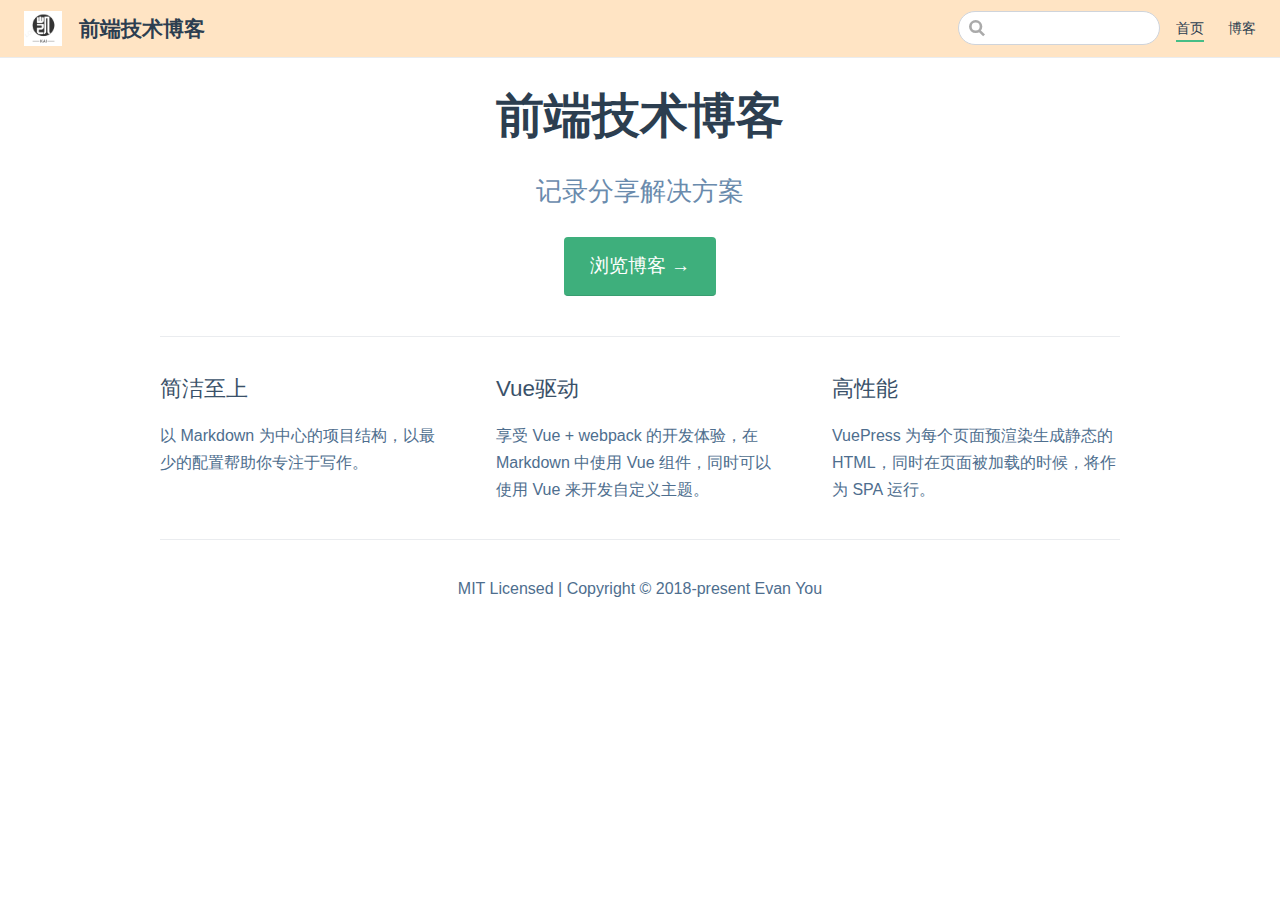
<file: index.html>
<!DOCTYPE html>
<html lang="en-US">
  <head>
    <meta charset="utf-8">
    <meta name="viewport" content="width=device-width,initial-scale=1">
    <title>前端技术博客</title>
    <meta name="description" content="Just playing around">
    <link rel="stylesheet" href="/assets/style.css">
    
    <link rel="preload" href="/assets/css/0.styles.027ca5ff.css" as="style"><link rel="preload" href="/assets/js/app.7eca1c3a.js" as="script"><link rel="preload" href="/assets/js/2.9e1f4d86.js" as="script"><link rel="preload" href="/assets/js/35.4fbf7f95.js" as="script"><link rel="prefetch" href="/assets/js/10.88ccff17.js"><link rel="prefetch" href="/assets/js/11.5c5a5bc4.js"><link rel="prefetch" href="/assets/js/12.27a5b1c3.js"><link rel="prefetch" href="/assets/js/13.8d36f452.js"><link rel="prefetch" href="/assets/js/14.b81aee6e.js"><link rel="prefetch" href="/assets/js/15.e560b397.js"><link rel="prefetch" href="/assets/js/16.32b881b4.js"><link rel="prefetch" href="/assets/js/17.1987dc64.js"><link rel="prefetch" href="/assets/js/18.3048f774.js"><link rel="prefetch" href="/assets/js/19.04b44549.js"><link rel="prefetch" href="/assets/js/20.413337b0.js"><link rel="prefetch" href="/assets/js/21.c14b9820.js"><link rel="prefetch" href="/assets/js/22.126719e1.js"><link rel="prefetch" href="/assets/js/23.5f8ad383.js"><link rel="prefetch" href="/assets/js/24.9fdd2e3c.js"><link rel="prefetch" href="/assets/js/25.d4b4d84d.js"><link rel="prefetch" href="/assets/js/26.86797c52.js"><link rel="prefetch" href="/assets/js/27.8df8b5f1.js"><link rel="prefetch" href="/assets/js/28.7bc62e7b.js"><link rel="prefetch" href="/assets/js/29.135b8851.js"><link rel="prefetch" href="/assets/js/3.517b7a5e.js"><link rel="prefetch" href="/assets/js/30.8f3aa855.js"><link rel="prefetch" href="/assets/js/31.74663d0b.js"><link rel="prefetch" href="/assets/js/32.b84d73d4.js"><link rel="prefetch" href="/assets/js/33.9bba04e0.js"><link rel="prefetch" href="/assets/js/34.bfb8343d.js"><link rel="prefetch" href="/assets/js/36.cec57120.js"><link rel="prefetch" href="/assets/js/37.aab004b9.js"><link rel="prefetch" href="/assets/js/38.a193c9bd.js"><link rel="prefetch" href="/assets/js/4.76d7033e.js"><link rel="prefetch" href="/assets/js/5.65fff53e.js"><link rel="prefetch" href="/assets/js/6.0d95a3e6.js"><link rel="prefetch" href="/assets/js/7.3d548f40.js"><link rel="prefetch" href="/assets/js/8.f1e18291.js"><link rel="prefetch" href="/assets/js/9.23878f7a.js">
    <link rel="stylesheet" href="/assets/css/0.styles.027ca5ff.css">
  </head>
  <body>
    <div id="app" data-server-rendered="true"><div class="theme-container no-sidebar"><header class="navbar"><div class="sidebar-button"><svg xmlns="http://www.w3.org/2000/svg" aria-hidden="true" role="img" viewBox="0 0 448 512" class="icon"><path fill="currentColor" d="M436 124H12c-6.627 0-12-5.373-12-12V80c0-6.627 5.373-12 12-12h424c6.627 0 12 5.373 12 12v32c0 6.627-5.373 12-12 12zm0 160H12c-6.627 0-12-5.373-12-12v-32c0-6.627 5.373-12 12-12h424c6.627 0 12 5.373 12 12v32c0 6.627-5.373 12-12 12zm0 160H12c-6.627 0-12-5.373-12-12v-32c0-6.627 5.373-12 12-12h424c6.627 0 12 5.373 12 12v32c0 6.627-5.373 12-12 12z"></path></svg></div> <a href="/" class="home-link router-link-exact-active router-link-active"><img src="/assets/img/logo.png" alt="前端技术博客" class="logo"> <span class="site-name can-hide">前端技术博客</span></a> <div class="links"><div class="search-box"><input aria-label="Search" autocomplete="off" spellcheck="false" value=""> <!----></div> <nav class="nav-links can-hide"><div class="nav-item"><a href="/" class="nav-link router-link-exact-active router-link-active">首页</a></div><div class="nav-item"><a href="/start/" class="nav-link">博客</a></div> <!----></nav></div></header> <div class="sidebar-mask"></div> <aside class="sidebar"><nav class="nav-links"><div class="nav-item"><a href="/" class="nav-link router-link-exact-active router-link-active">首页</a></div><div class="nav-item"><a href="/start/" class="nav-link">博客</a></div> <!----></nav>  <ul class="sidebar-links"><li><section class="sidebar-group depth-0"><p class="sidebar-heading open"><span>写在前面</span> <!----></p> <ul class="sidebar-links sidebar-group-items"><li><a href="/start/" class="sidebar-link">写在最前面</a></li></ul></section></li><li><section class="sidebar-group collapsable depth-0"><p class="sidebar-heading"><span>2019年10月整理</span> <span class="arrow right"></span></p> <!----></section></li><li><section class="sidebar-group collapsable depth-0"><p class="sidebar-heading"><span>2019年11月整理</span> <span class="arrow right"></span></p> <!----></section></li><li><section class="sidebar-group collapsable depth-0"><p class="sidebar-heading"><span>2019年12月整理</span> <span class="arrow right"></span></p> <!----></section></li><li><section class="sidebar-group collapsable depth-0"><p class="sidebar-heading"><span>2020年06月整理</span> <span class="arrow right"></span></p> <!----></section></li><li><section class="sidebar-group collapsable depth-0"><p class="sidebar-heading"><span>2020年11月整理</span> <span class="arrow right"></span></p> <!----></section></li></ul> </aside> <main aria-labelledby="main-title" class="home"><header class="hero"><!----> <h1 id="main-title">前端技术博客</h1> <p class="description">
      记录分享解决方案
    </p> <p class="action"><a href="/start/" class="nav-link action-button">浏览博客 →</a></p></header> <div class="features"><div class="feature"><h2>简洁至上</h2> <p>以 Markdown 为中心的项目结构，以最少的配置帮助你专注于写作。</p></div><div class="feature"><h2>Vue驱动</h2> <p>享受 Vue + webpack 的开发体验，在 Markdown 中使用 Vue 组件，同时可以使用 Vue 来开发自定义主题。</p></div><div class="feature"><h2>高性能</h2> <p>VuePress 为每个页面预渲染生成静态的 HTML，同时在页面被加载的时候，将作为 SPA 运行。</p></div></div> <div class="theme-default-content custom content__default"></div> <div class="footer">
    MIT Licensed | Copyright © 2018-present Evan You
  </div></main></div><div class="global-ui"></div></div>
    <script src="/assets/js/app.7eca1c3a.js" defer></script><script src="/assets/js/2.9e1f4d86.js" defer></script><script src="/assets/js/35.4fbf7f95.js" defer></script>
  </body>
</html>
</file>
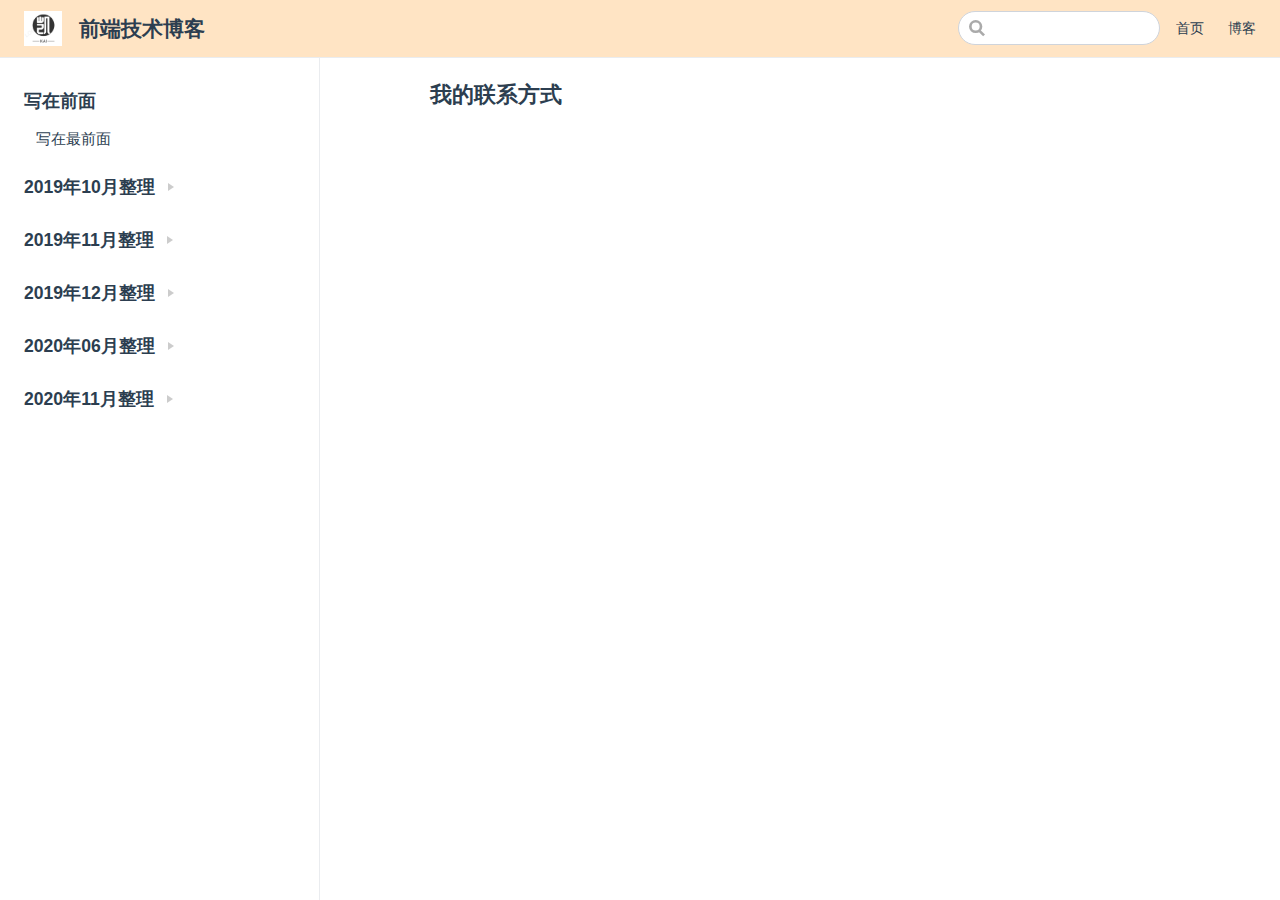
<file: about/index.html>
<!DOCTYPE html>
<html lang="en-US">
  <head>
    <meta charset="utf-8">
    <meta name="viewport" content="width=device-width,initial-scale=1">
    <title>我的联系方式 | 前端技术博客</title>
    <meta name="description" content="Just playing around">
    <link rel="stylesheet" href="/assets/style.css">
    
    <link rel="preload" href="/assets/css/0.styles.027ca5ff.css" as="style"><link rel="preload" href="/assets/js/app.7eca1c3a.js" as="script"><link rel="preload" href="/assets/js/2.9e1f4d86.js" as="script"><link rel="preload" href="/assets/js/36.cec57120.js" as="script"><link rel="prefetch" href="/assets/js/10.88ccff17.js"><link rel="prefetch" href="/assets/js/11.5c5a5bc4.js"><link rel="prefetch" href="/assets/js/12.27a5b1c3.js"><link rel="prefetch" href="/assets/js/13.8d36f452.js"><link rel="prefetch" href="/assets/js/14.b81aee6e.js"><link rel="prefetch" href="/assets/js/15.e560b397.js"><link rel="prefetch" href="/assets/js/16.32b881b4.js"><link rel="prefetch" href="/assets/js/17.1987dc64.js"><link rel="prefetch" href="/assets/js/18.3048f774.js"><link rel="prefetch" href="/assets/js/19.04b44549.js"><link rel="prefetch" href="/assets/js/20.413337b0.js"><link rel="prefetch" href="/assets/js/21.c14b9820.js"><link rel="prefetch" href="/assets/js/22.126719e1.js"><link rel="prefetch" href="/assets/js/23.5f8ad383.js"><link rel="prefetch" href="/assets/js/24.9fdd2e3c.js"><link rel="prefetch" href="/assets/js/25.d4b4d84d.js"><link rel="prefetch" href="/assets/js/26.86797c52.js"><link rel="prefetch" href="/assets/js/27.8df8b5f1.js"><link rel="prefetch" href="/assets/js/28.7bc62e7b.js"><link rel="prefetch" href="/assets/js/29.135b8851.js"><link rel="prefetch" href="/assets/js/3.517b7a5e.js"><link rel="prefetch" href="/assets/js/30.8f3aa855.js"><link rel="prefetch" href="/assets/js/31.74663d0b.js"><link rel="prefetch" href="/assets/js/32.b84d73d4.js"><link rel="prefetch" href="/assets/js/33.9bba04e0.js"><link rel="prefetch" href="/assets/js/34.bfb8343d.js"><link rel="prefetch" href="/assets/js/35.4fbf7f95.js"><link rel="prefetch" href="/assets/js/37.aab004b9.js"><link rel="prefetch" href="/assets/js/38.a193c9bd.js"><link rel="prefetch" href="/assets/js/4.76d7033e.js"><link rel="prefetch" href="/assets/js/5.65fff53e.js"><link rel="prefetch" href="/assets/js/6.0d95a3e6.js"><link rel="prefetch" href="/assets/js/7.3d548f40.js"><link rel="prefetch" href="/assets/js/8.f1e18291.js"><link rel="prefetch" href="/assets/js/9.23878f7a.js">
    <link rel="stylesheet" href="/assets/css/0.styles.027ca5ff.css">
  </head>
  <body>
    <div id="app" data-server-rendered="true"><div class="theme-container"><header class="navbar"><div class="sidebar-button"><svg xmlns="http://www.w3.org/2000/svg" aria-hidden="true" role="img" viewBox="0 0 448 512" class="icon"><path fill="currentColor" d="M436 124H12c-6.627 0-12-5.373-12-12V80c0-6.627 5.373-12 12-12h424c6.627 0 12 5.373 12 12v32c0 6.627-5.373 12-12 12zm0 160H12c-6.627 0-12-5.373-12-12v-32c0-6.627 5.373-12 12-12h424c6.627 0 12 5.373 12 12v32c0 6.627-5.373 12-12 12zm0 160H12c-6.627 0-12-5.373-12-12v-32c0-6.627 5.373-12 12-12h424c6.627 0 12 5.373 12 12v32c0 6.627-5.373 12-12 12z"></path></svg></div> <a href="/" class="home-link router-link-active"><img src="/assets/img/logo.png" alt="前端技术博客" class="logo"> <span class="site-name can-hide">前端技术博客</span></a> <div class="links"><div class="search-box"><input aria-label="Search" autocomplete="off" spellcheck="false" value=""> <!----></div> <nav class="nav-links can-hide"><div class="nav-item"><a href="/" class="nav-link">首页</a></div><div class="nav-item"><a href="/start/" class="nav-link">博客</a></div> <!----></nav></div></header> <div class="sidebar-mask"></div> <aside class="sidebar"><nav class="nav-links"><div class="nav-item"><a href="/" class="nav-link">首页</a></div><div class="nav-item"><a href="/start/" class="nav-link">博客</a></div> <!----></nav>  <ul class="sidebar-links"><li><section class="sidebar-group depth-0"><p class="sidebar-heading open"><span>写在前面</span> <!----></p> <ul class="sidebar-links sidebar-group-items"><li><a href="/start/" class="sidebar-link">写在最前面</a></li></ul></section></li><li><section class="sidebar-group collapsable depth-0"><p class="sidebar-heading"><span>2019年10月整理</span> <span class="arrow right"></span></p> <!----></section></li><li><section class="sidebar-group collapsable depth-0"><p class="sidebar-heading"><span>2019年11月整理</span> <span class="arrow right"></span></p> <!----></section></li><li><section class="sidebar-group collapsable depth-0"><p class="sidebar-heading"><span>2019年12月整理</span> <span class="arrow right"></span></p> <!----></section></li><li><section class="sidebar-group collapsable depth-0"><p class="sidebar-heading"><span>2020年06月整理</span> <span class="arrow right"></span></p> <!----></section></li><li><section class="sidebar-group collapsable depth-0"><p class="sidebar-heading"><span>2020年11月整理</span> <span class="arrow right"></span></p> <!----></section></li></ul> </aside> <main class="page"> <div class="theme-default-content content__default"><h3 id="我的联系方式"><a href="#我的联系方式" class="header-anchor">#</a> 我的联系方式</h3></div> <footer class="page-edit"><!----> <!----></footer> <!----> </main></div><div class="global-ui"></div></div>
    <script src="/assets/js/app.7eca1c3a.js" defer></script><script src="/assets/js/2.9e1f4d86.js" defer></script><script src="/assets/js/36.cec57120.js" defer></script>
  </body>
</html>
</file>
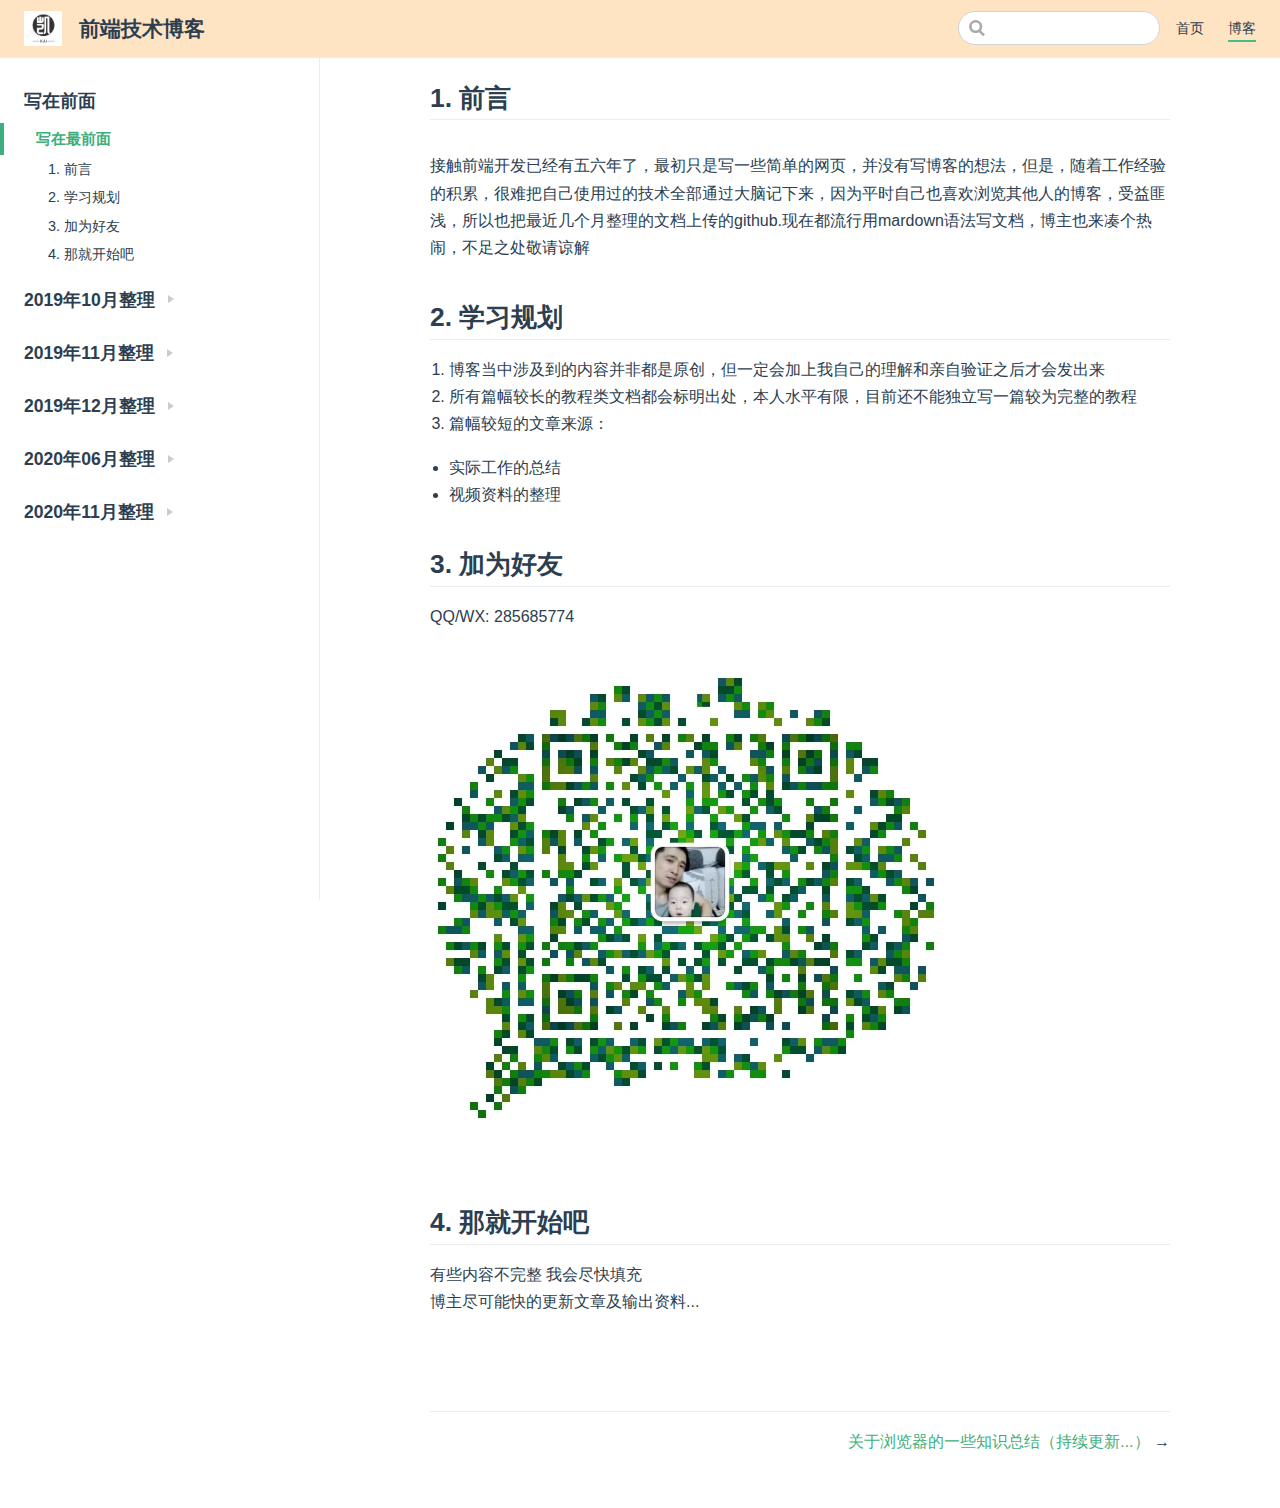
<file: start/index.html>
<!DOCTYPE html>
<html lang="en-US">
  <head>
    <meta charset="utf-8">
    <meta name="viewport" content="width=device-width,initial-scale=1">
    <title>1. 前言 | 前端技术博客</title>
    <meta name="description" content="Just playing around">
    <link rel="stylesheet" href="/assets/style.css">
    
    <link rel="preload" href="/assets/css/0.styles.027ca5ff.css" as="style"><link rel="preload" href="/assets/js/app.7eca1c3a.js" as="script"><link rel="preload" href="/assets/js/2.9e1f4d86.js" as="script"><link rel="preload" href="/assets/js/37.aab004b9.js" as="script"><link rel="prefetch" href="/assets/js/10.88ccff17.js"><link rel="prefetch" href="/assets/js/11.5c5a5bc4.js"><link rel="prefetch" href="/assets/js/12.27a5b1c3.js"><link rel="prefetch" href="/assets/js/13.8d36f452.js"><link rel="prefetch" href="/assets/js/14.b81aee6e.js"><link rel="prefetch" href="/assets/js/15.e560b397.js"><link rel="prefetch" href="/assets/js/16.32b881b4.js"><link rel="prefetch" href="/assets/js/17.1987dc64.js"><link rel="prefetch" href="/assets/js/18.3048f774.js"><link rel="prefetch" href="/assets/js/19.04b44549.js"><link rel="prefetch" href="/assets/js/20.413337b0.js"><link rel="prefetch" href="/assets/js/21.c14b9820.js"><link rel="prefetch" href="/assets/js/22.126719e1.js"><link rel="prefetch" href="/assets/js/23.5f8ad383.js"><link rel="prefetch" href="/assets/js/24.9fdd2e3c.js"><link rel="prefetch" href="/assets/js/25.d4b4d84d.js"><link rel="prefetch" href="/assets/js/26.86797c52.js"><link rel="prefetch" href="/assets/js/27.8df8b5f1.js"><link rel="prefetch" href="/assets/js/28.7bc62e7b.js"><link rel="prefetch" href="/assets/js/29.135b8851.js"><link rel="prefetch" href="/assets/js/3.517b7a5e.js"><link rel="prefetch" href="/assets/js/30.8f3aa855.js"><link rel="prefetch" href="/assets/js/31.74663d0b.js"><link rel="prefetch" href="/assets/js/32.b84d73d4.js"><link rel="prefetch" href="/assets/js/33.9bba04e0.js"><link rel="prefetch" href="/assets/js/34.bfb8343d.js"><link rel="prefetch" href="/assets/js/35.4fbf7f95.js"><link rel="prefetch" href="/assets/js/36.cec57120.js"><link rel="prefetch" href="/assets/js/38.a193c9bd.js"><link rel="prefetch" href="/assets/js/4.76d7033e.js"><link rel="prefetch" href="/assets/js/5.65fff53e.js"><link rel="prefetch" href="/assets/js/6.0d95a3e6.js"><link rel="prefetch" href="/assets/js/7.3d548f40.js"><link rel="prefetch" href="/assets/js/8.f1e18291.js"><link rel="prefetch" href="/assets/js/9.23878f7a.js">
    <link rel="stylesheet" href="/assets/css/0.styles.027ca5ff.css">
  </head>
  <body>
    <div id="app" data-server-rendered="true"><div class="theme-container"><header class="navbar"><div class="sidebar-button"><svg xmlns="http://www.w3.org/2000/svg" aria-hidden="true" role="img" viewBox="0 0 448 512" class="icon"><path fill="currentColor" d="M436 124H12c-6.627 0-12-5.373-12-12V80c0-6.627 5.373-12 12-12h424c6.627 0 12 5.373 12 12v32c0 6.627-5.373 12-12 12zm0 160H12c-6.627 0-12-5.373-12-12v-32c0-6.627 5.373-12 12-12h424c6.627 0 12 5.373 12 12v32c0 6.627-5.373 12-12 12zm0 160H12c-6.627 0-12-5.373-12-12v-32c0-6.627 5.373-12 12-12h424c6.627 0 12 5.373 12 12v32c0 6.627-5.373 12-12 12z"></path></svg></div> <a href="/" class="home-link router-link-active"><img src="/assets/img/logo.png" alt="前端技术博客" class="logo"> <span class="site-name can-hide">前端技术博客</span></a> <div class="links"><div class="search-box"><input aria-label="Search" autocomplete="off" spellcheck="false" value=""> <!----></div> <nav class="nav-links can-hide"><div class="nav-item"><a href="/" class="nav-link">首页</a></div><div class="nav-item"><a href="/start/" class="nav-link router-link-exact-active router-link-active">博客</a></div> <!----></nav></div></header> <div class="sidebar-mask"></div> <aside class="sidebar"><nav class="nav-links"><div class="nav-item"><a href="/" class="nav-link">首页</a></div><div class="nav-item"><a href="/start/" class="nav-link router-link-exact-active router-link-active">博客</a></div> <!----></nav>  <ul class="sidebar-links"><li><section class="sidebar-group depth-0"><p class="sidebar-heading open"><span>写在前面</span> <!----></p> <ul class="sidebar-links sidebar-group-items"><li><a href="/start/" class="active sidebar-link">写在最前面</a><ul class="sidebar-sub-headers"><li class="sidebar-sub-header"><a href="/start/#_1-前言" class="sidebar-link">1. 前言</a></li><li class="sidebar-sub-header"><a href="/start/#_2-学习规划" class="sidebar-link">2. 学习规划</a></li><li class="sidebar-sub-header"><a href="/start/#_3-加为好友" class="sidebar-link">3. 加为好友</a></li><li class="sidebar-sub-header"><a href="/start/#_4-那就开始吧" class="sidebar-link">4. 那就开始吧</a></li></ul></li></ul></section></li><li><section class="sidebar-group collapsable depth-0"><p class="sidebar-heading"><span>2019年10月整理</span> <span class="arrow right"></span></p> <!----></section></li><li><section class="sidebar-group collapsable depth-0"><p class="sidebar-heading"><span>2019年11月整理</span> <span class="arrow right"></span></p> <!----></section></li><li><section class="sidebar-group collapsable depth-0"><p class="sidebar-heading"><span>2019年12月整理</span> <span class="arrow right"></span></p> <!----></section></li><li><section class="sidebar-group collapsable depth-0"><p class="sidebar-heading"><span>2020年06月整理</span> <span class="arrow right"></span></p> <!----></section></li><li><section class="sidebar-group collapsable depth-0"><p class="sidebar-heading"><span>2020年11月整理</span> <span class="arrow right"></span></p> <!----></section></li></ul> </aside> <main class="page"> <div class="theme-default-content content__default"><h2 id="_1-前言"><a href="#_1-前言" class="header-anchor">#</a> 1. 前言</h2> <p>接触前端开发已经有五六年了，最初只是写一些简单的网页，并没有写博客的想法，但是，随着工作经验的积累，很难把自己使用过的技术全部通过大脑记下来，因为平时自己也喜欢浏览其他人的博客，受益匪浅，所以也把最近几个月整理的文档上传的github.现在都流行用mardown语法写文档，博主也来凑个热闹，不足之处敬请谅解</p> <h2 id="_2-学习规划"><a href="#_2-学习规划" class="header-anchor">#</a> 2. 学习规划</h2> <ol><li>博客当中涉及到的内容并非都是原创，但一定会加上我自己的理解和亲自验证之后才会发出来</li> <li>所有篇幅较长的教程类文档都会标明出处，本人水平有限，目前还不能独立写一篇较为完整的教程</li> <li>篇幅较短的文章来源：</li></ol> <ul><li>实际工作的总结</li> <li>视频资料的整理</li></ul> <h2 id="_3-加为好友"><a href="#_3-加为好友" class="header-anchor">#</a> 3. 加为好友</h2> <p>QQ/WX: 285685774<br></p> <p><img src="/assets/img/wx.jpg" alt=""></p> <h2 id="_4-那就开始吧"><a href="#_4-那就开始吧" class="header-anchor">#</a> 4. 那就开始吧</h2> <p>有些内容不完整 我会尽快填充<br>
博主尽可能快的更新文章及输出资料...</p></div> <footer class="page-edit"><!----> <!----></footer> <div class="page-nav"><p class="inner"><!----> <span class="next"><a href="/201910/关于浏览器的一些知识总结（持续更新...）.html">关于浏览器的一些知识总结（持续更新...）</a>
      →
    </span></p></div> </main></div><div class="global-ui"></div></div>
    <script src="/assets/js/app.7eca1c3a.js" defer></script><script src="/assets/js/2.9e1f4d86.js" defer></script><script src="/assets/js/37.aab004b9.js" defer></script>
  </body>
</html>
</file>
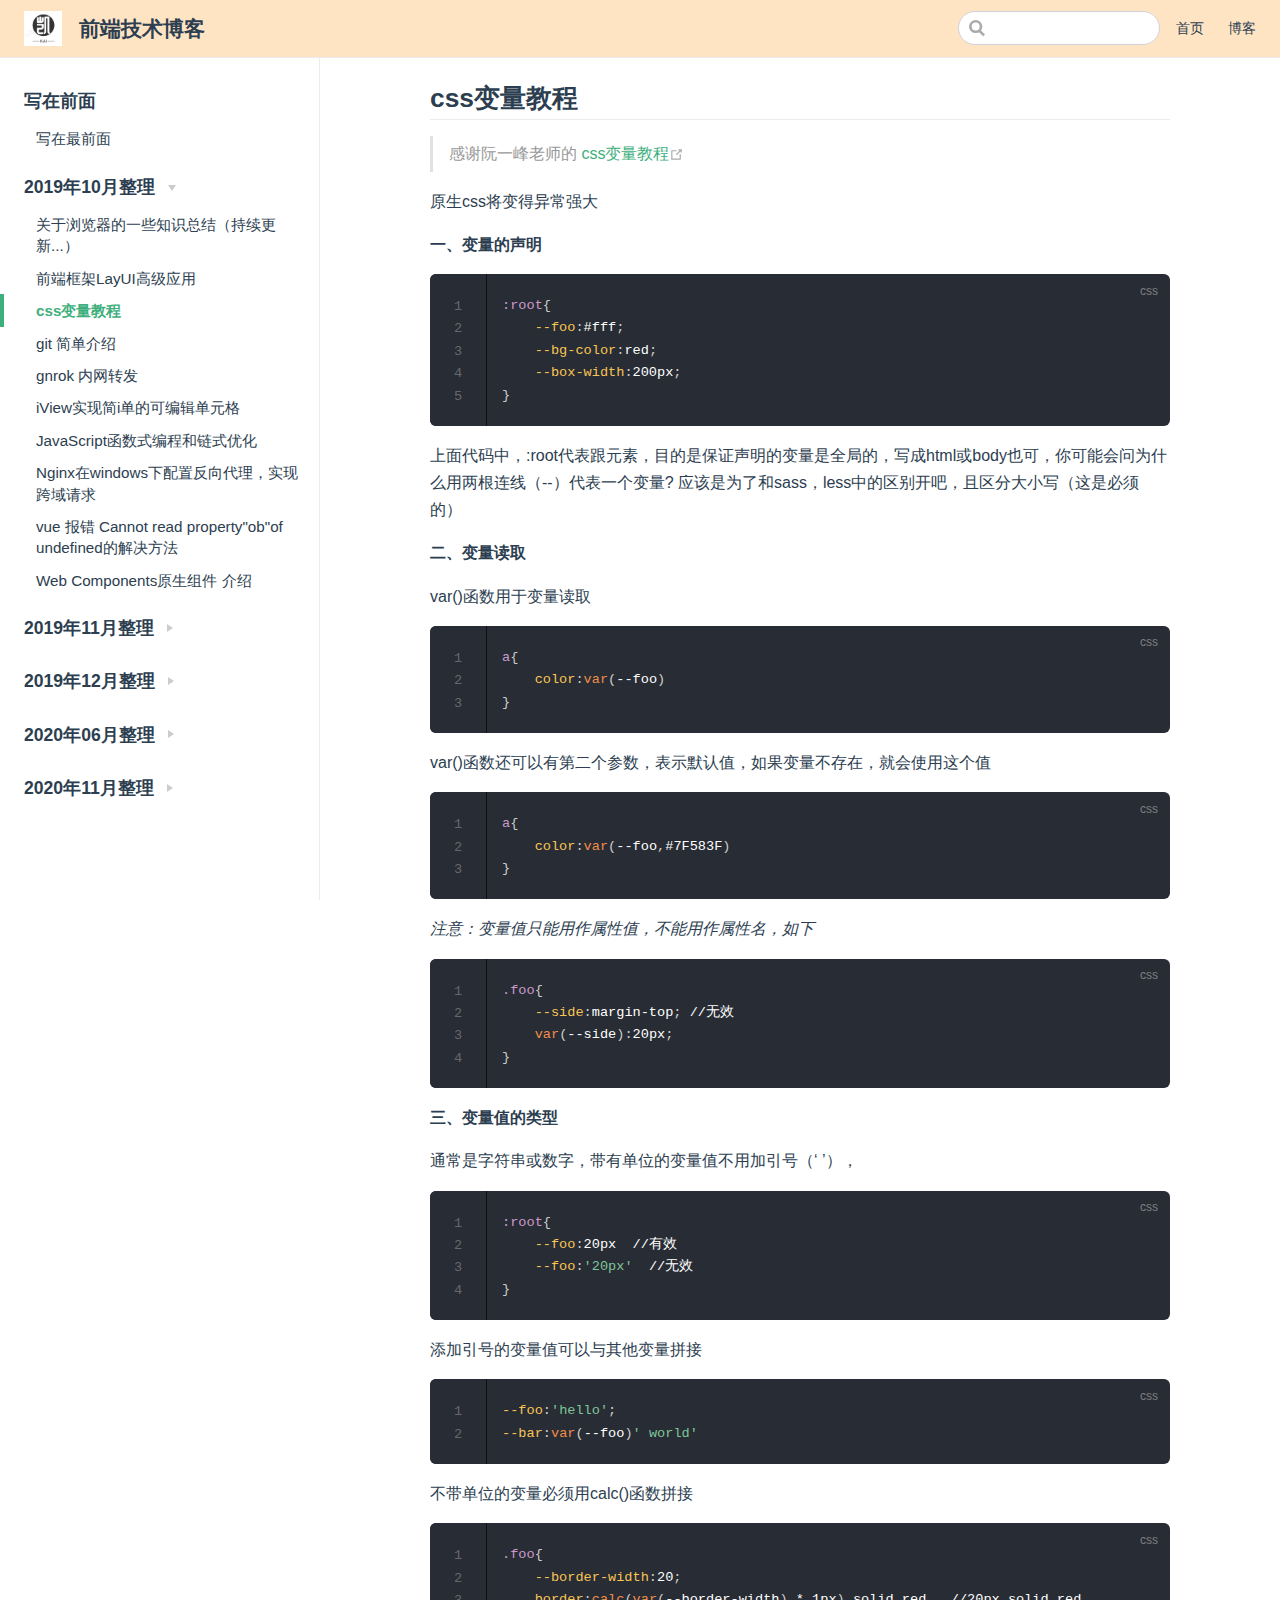
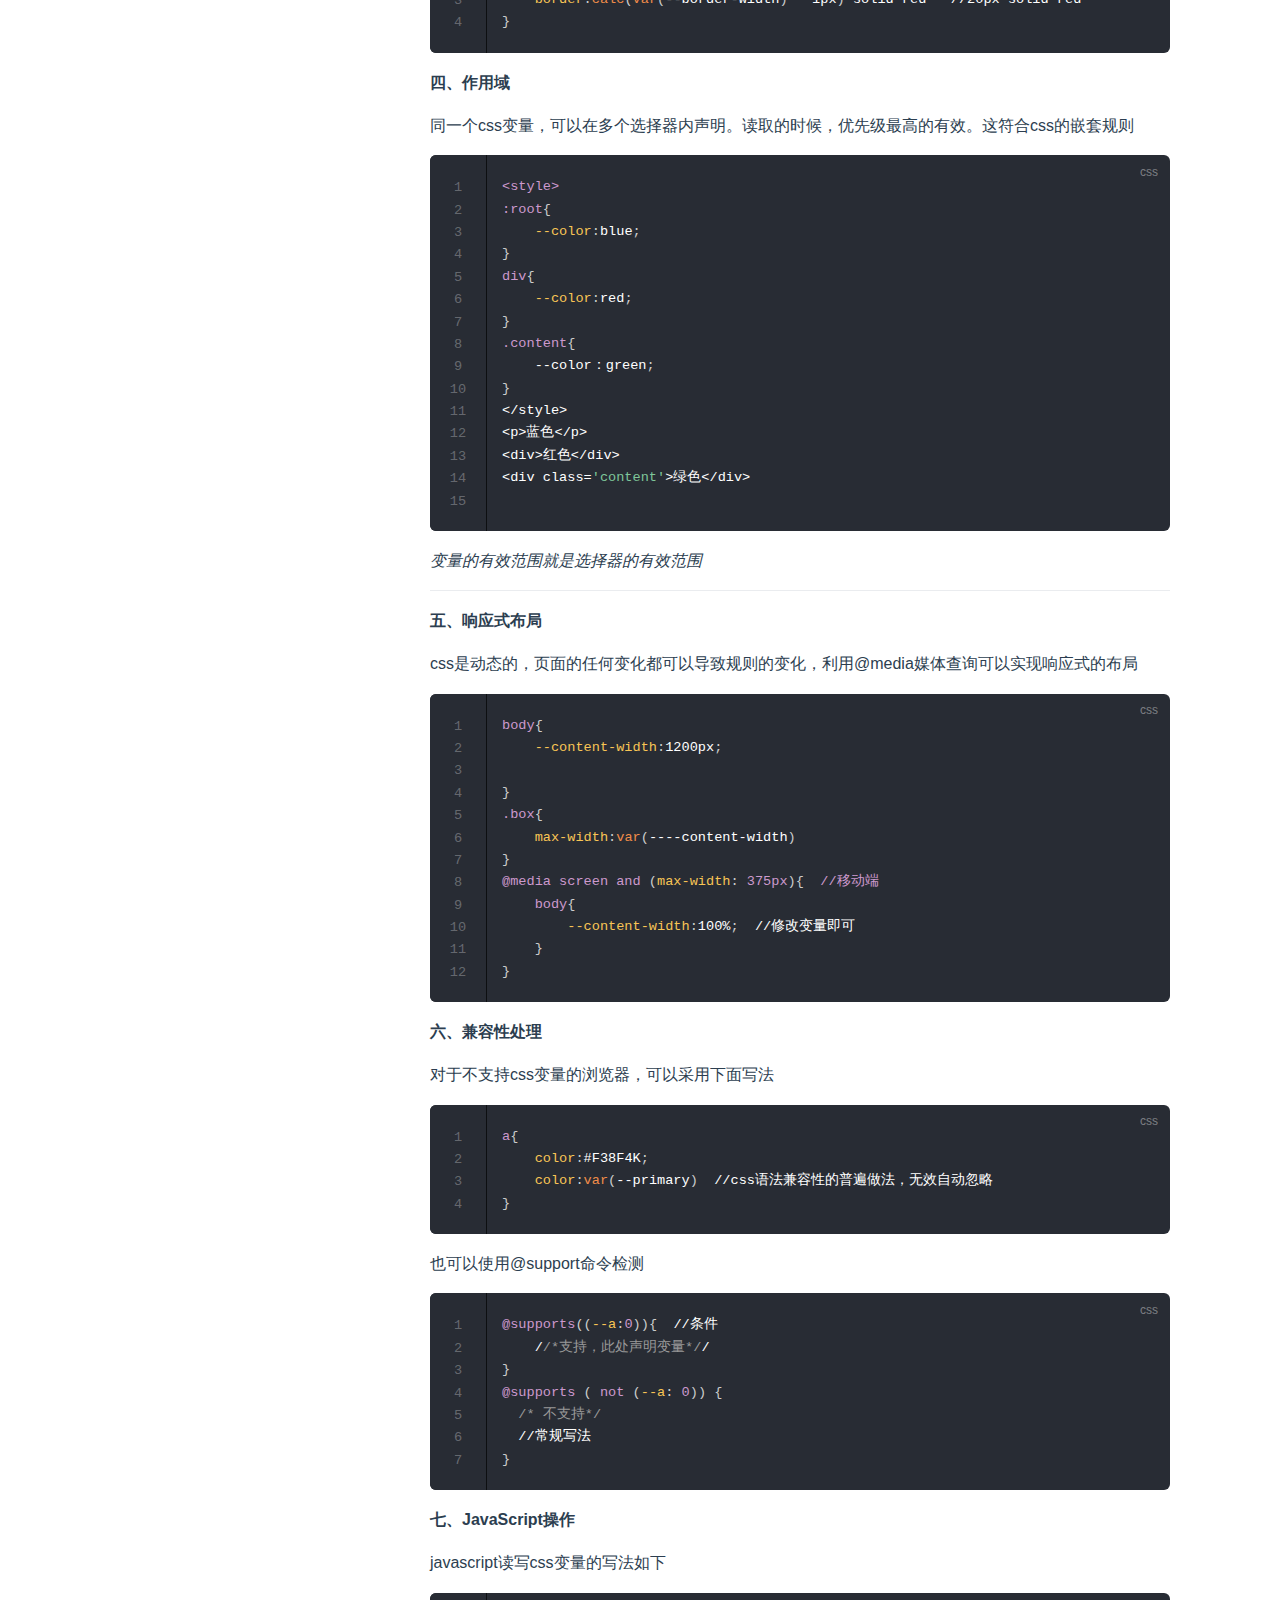
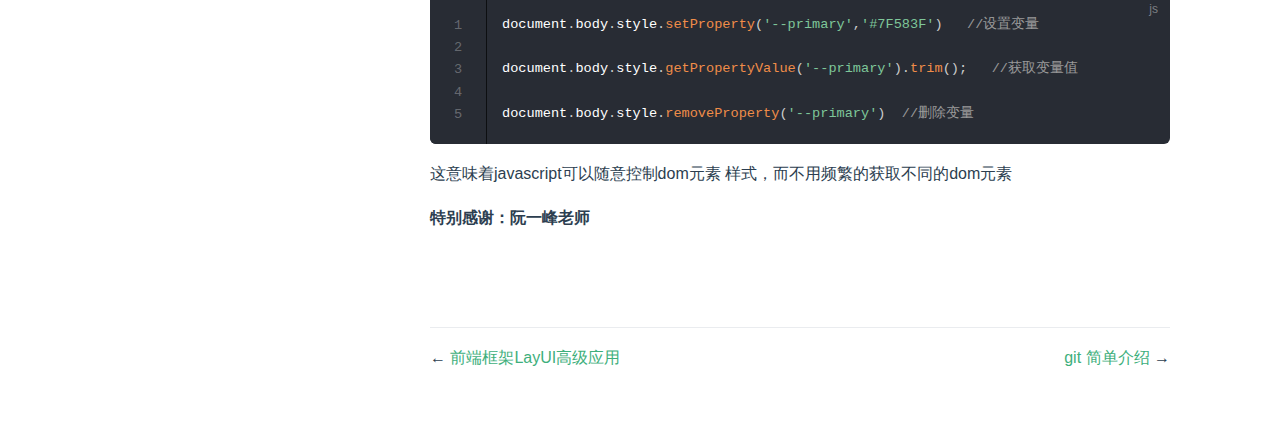
<file: 201910/css变量教程.html>
<!DOCTYPE html>
<html lang="en-US">
  <head>
    <meta charset="utf-8">
    <meta name="viewport" content="width=device-width,initial-scale=1">
    <title>css变量教程 | 前端技术博客</title>
    <meta name="description" content="Just playing around">
    <link rel="stylesheet" href="/assets/style.css">
    
    <link rel="preload" href="/assets/css/0.styles.027ca5ff.css" as="style"><link rel="preload" href="/assets/js/app.7eca1c3a.js" as="script"><link rel="preload" href="/assets/js/2.9e1f4d86.js" as="script"><link rel="preload" href="/assets/js/8.f1e18291.js" as="script"><link rel="prefetch" href="/assets/js/10.88ccff17.js"><link rel="prefetch" href="/assets/js/11.5c5a5bc4.js"><link rel="prefetch" href="/assets/js/12.27a5b1c3.js"><link rel="prefetch" href="/assets/js/13.8d36f452.js"><link rel="prefetch" href="/assets/js/14.b81aee6e.js"><link rel="prefetch" href="/assets/js/15.e560b397.js"><link rel="prefetch" href="/assets/js/16.32b881b4.js"><link rel="prefetch" href="/assets/js/17.1987dc64.js"><link rel="prefetch" href="/assets/js/18.3048f774.js"><link rel="prefetch" href="/assets/js/19.04b44549.js"><link rel="prefetch" href="/assets/js/20.413337b0.js"><link rel="prefetch" href="/assets/js/21.c14b9820.js"><link rel="prefetch" href="/assets/js/22.126719e1.js"><link rel="prefetch" href="/assets/js/23.5f8ad383.js"><link rel="prefetch" href="/assets/js/24.9fdd2e3c.js"><link rel="prefetch" href="/assets/js/25.d4b4d84d.js"><link rel="prefetch" href="/assets/js/26.86797c52.js"><link rel="prefetch" href="/assets/js/27.8df8b5f1.js"><link rel="prefetch" href="/assets/js/28.7bc62e7b.js"><link rel="prefetch" href="/assets/js/29.135b8851.js"><link rel="prefetch" href="/assets/js/3.517b7a5e.js"><link rel="prefetch" href="/assets/js/30.8f3aa855.js"><link rel="prefetch" href="/assets/js/31.74663d0b.js"><link rel="prefetch" href="/assets/js/32.b84d73d4.js"><link rel="prefetch" href="/assets/js/33.9bba04e0.js"><link rel="prefetch" href="/assets/js/34.bfb8343d.js"><link rel="prefetch" href="/assets/js/35.4fbf7f95.js"><link rel="prefetch" href="/assets/js/36.cec57120.js"><link rel="prefetch" href="/assets/js/37.aab004b9.js"><link rel="prefetch" href="/assets/js/38.a193c9bd.js"><link rel="prefetch" href="/assets/js/4.76d7033e.js"><link rel="prefetch" href="/assets/js/5.65fff53e.js"><link rel="prefetch" href="/assets/js/6.0d95a3e6.js"><link rel="prefetch" href="/assets/js/7.3d548f40.js"><link rel="prefetch" href="/assets/js/9.23878f7a.js">
    <link rel="stylesheet" href="/assets/css/0.styles.027ca5ff.css">
  </head>
  <body>
    <div id="app" data-server-rendered="true"><div class="theme-container"><header class="navbar"><div class="sidebar-button"><svg xmlns="http://www.w3.org/2000/svg" aria-hidden="true" role="img" viewBox="0 0 448 512" class="icon"><path fill="currentColor" d="M436 124H12c-6.627 0-12-5.373-12-12V80c0-6.627 5.373-12 12-12h424c6.627 0 12 5.373 12 12v32c0 6.627-5.373 12-12 12zm0 160H12c-6.627 0-12-5.373-12-12v-32c0-6.627 5.373-12 12-12h424c6.627 0 12 5.373 12 12v32c0 6.627-5.373 12-12 12zm0 160H12c-6.627 0-12-5.373-12-12v-32c0-6.627 5.373-12 12-12h424c6.627 0 12 5.373 12 12v32c0 6.627-5.373 12-12 12z"></path></svg></div> <a href="/" class="home-link router-link-active"><img src="/assets/img/logo.png" alt="前端技术博客" class="logo"> <span class="site-name can-hide">前端技术博客</span></a> <div class="links"><div class="search-box"><input aria-label="Search" autocomplete="off" spellcheck="false" value=""> <!----></div> <nav class="nav-links can-hide"><div class="nav-item"><a href="/" class="nav-link">首页</a></div><div class="nav-item"><a href="/start/" class="nav-link">博客</a></div> <!----></nav></div></header> <div class="sidebar-mask"></div> <aside class="sidebar"><nav class="nav-links"><div class="nav-item"><a href="/" class="nav-link">首页</a></div><div class="nav-item"><a href="/start/" class="nav-link">博客</a></div> <!----></nav>  <ul class="sidebar-links"><li><section class="sidebar-group depth-0"><p class="sidebar-heading"><span>写在前面</span> <!----></p> <ul class="sidebar-links sidebar-group-items"><li><a href="/start/" class="sidebar-link">写在最前面</a></li></ul></section></li><li><section class="sidebar-group collapsable depth-0"><p class="sidebar-heading open"><span>2019年10月整理</span> <span class="arrow down"></span></p> <ul class="sidebar-links sidebar-group-items"><li><a href="/201910/关于浏览器的一些知识总结（持续更新...）.html" class="sidebar-link">关于浏览器的一些知识总结（持续更新...）</a></li><li><a href="/201910/前端框架LayUI高级应用.html" class="sidebar-link">前端框架LayUI高级应用</a></li><li><a href="/201910/css变量教程.html" class="active sidebar-link">css变量教程</a></li><li><a href="/201910/git 简单介绍.html" class="sidebar-link">git 简单介绍</a></li><li><a href="/201910/gnrok 内网转发.html" class="sidebar-link">gnrok 内网转发</a></li><li><a href="/201910/iView实现简i单的可编辑单元格.html" class="sidebar-link">iView实现简i单的可编辑单元格</a></li><li><a href="/201910/JavaScript函数式编程和链式优化.html" class="sidebar-link">JavaScript函数式编程和链式优化</a></li><li><a href="/201910/Nginx在windows下配置反向代理，实现跨域请求.html" class="sidebar-link">Nginx在windows下配置反向代理，实现跨域请求</a></li><li><a href="/201910/vue 报错的解决方法.html" class="sidebar-link">vue 报错 Cannot read property&quot;ob&quot;of undefined的解决方法</a></li><li><a href="/201910/WebComponents原生组件介绍.html" class="sidebar-link">Web Components原生组件 介绍</a></li></ul></section></li><li><section class="sidebar-group collapsable depth-0"><p class="sidebar-heading"><span>2019年11月整理</span> <span class="arrow right"></span></p> <!----></section></li><li><section class="sidebar-group collapsable depth-0"><p class="sidebar-heading"><span>2019年12月整理</span> <span class="arrow right"></span></p> <!----></section></li><li><section class="sidebar-group collapsable depth-0"><p class="sidebar-heading"><span>2020年06月整理</span> <span class="arrow right"></span></p> <!----></section></li><li><section class="sidebar-group collapsable depth-0"><p class="sidebar-heading"><span>2020年11月整理</span> <span class="arrow right"></span></p> <!----></section></li></ul> </aside> <main class="page"> <div class="theme-default-content content__default"><h2 id="css变量教程"><a href="#css变量教程" class="header-anchor">#</a> css变量教程</h2> <blockquote><p>感谢阮一峰老师的   <a href="http://www.ruanyifeng.com/blog/2017/05/css-variables.html" target="_blank" rel="noopener noreferrer">css变量教程<svg xmlns="http://www.w3.org/2000/svg" aria-hidden="true" x="0px" y="0px" viewBox="0 0 100 100" width="15" height="15" class="icon outbound"><path fill="currentColor" d="M18.8,85.1h56l0,0c2.2,0,4-1.8,4-4v-32h-8v28h-48v-48h28v-8h-32l0,0c-2.2,0-4,1.8-4,4v56C14.8,83.3,16.6,85.1,18.8,85.1z"></path> <polygon fill="currentColor" points="45.7,48.7 51.3,54.3 77.2,28.5 77.2,37.2 85.2,37.2 85.2,14.9 62.8,14.9 62.8,22.9 71.5,22.9"></polygon></svg></a></p></blockquote> <p>原生css将变得异常强大</p> <p><strong>一、变量的声明</strong></p> <div class="language-css line-numbers-mode"><pre class="language-css"><code><span class="token selector">:root</span><span class="token punctuation">{</span>
    <span class="token property">--foo</span><span class="token punctuation">:</span>#fff<span class="token punctuation">;</span>
    <span class="token property">--bg-color</span><span class="token punctuation">:</span>red<span class="token punctuation">;</span>
    <span class="token property">--box-width</span><span class="token punctuation">:</span>200px<span class="token punctuation">;</span>
<span class="token punctuation">}</span>
</code></pre> <div class="line-numbers-wrapper"><span class="line-number">1</span><br><span class="line-number">2</span><br><span class="line-number">3</span><br><span class="line-number">4</span><br><span class="line-number">5</span><br></div></div><p>上面代码中，:root代表跟元素，目的是保证声明的变量是全局的，写成html或body也可，你可能会问为什么用两根连线（--）代表一个变量? 应该是为了和sass，less中的区别开吧，且区分大小写（这是必须的）</p> <p><strong>二、变量读取</strong></p> <p>var()函数用于变量读取</p> <div class="language-css line-numbers-mode"><pre class="language-css"><code><span class="token selector">a</span><span class="token punctuation">{</span>
    <span class="token property">color</span><span class="token punctuation">:</span><span class="token function">var</span><span class="token punctuation">(</span>--foo<span class="token punctuation">)</span>
<span class="token punctuation">}</span>
</code></pre> <div class="line-numbers-wrapper"><span class="line-number">1</span><br><span class="line-number">2</span><br><span class="line-number">3</span><br></div></div><p>var()函数还可以有第二个参数，表示默认值，如果变量不存在，就会使用这个值</p> <div class="language-css line-numbers-mode"><pre class="language-css"><code><span class="token selector">a</span><span class="token punctuation">{</span>
    <span class="token property">color</span><span class="token punctuation">:</span><span class="token function">var</span><span class="token punctuation">(</span>--foo<span class="token punctuation">,</span>#7F583F<span class="token punctuation">)</span>
<span class="token punctuation">}</span>
</code></pre> <div class="line-numbers-wrapper"><span class="line-number">1</span><br><span class="line-number">2</span><br><span class="line-number">3</span><br></div></div><p><em>注意：变量值只能用作属性值，不能用作属性名，如下</em></p> <div class="language-css line-numbers-mode"><pre class="language-css"><code><span class="token selector">.foo</span><span class="token punctuation">{</span>
    <span class="token property">--side</span><span class="token punctuation">:</span>margin-top<span class="token punctuation">;</span> //无效
    <span class="token function">var</span><span class="token punctuation">(</span>--side<span class="token punctuation">)</span><span class="token punctuation">:</span>20px<span class="token punctuation">;</span>
<span class="token punctuation">}</span>
</code></pre> <div class="line-numbers-wrapper"><span class="line-number">1</span><br><span class="line-number">2</span><br><span class="line-number">3</span><br><span class="line-number">4</span><br></div></div><p><strong>三、变量值的类型</strong></p> <p>通常是字符串或数字，带有单位的变量值不用加引号（‘  ’），</p> <div class="language-css line-numbers-mode"><pre class="language-css"><code><span class="token selector">:root</span><span class="token punctuation">{</span>
    <span class="token property">--foo</span><span class="token punctuation">:</span>20px  //有效
    <span class="token property">--foo</span><span class="token punctuation">:</span><span class="token string">'20px'</span>  //无效
<span class="token punctuation">}</span>
</code></pre> <div class="line-numbers-wrapper"><span class="line-number">1</span><br><span class="line-number">2</span><br><span class="line-number">3</span><br><span class="line-number">4</span><br></div></div><p>添加引号的变量值可以与其他变量拼接</p> <div class="language-css line-numbers-mode"><pre class="language-css"><code><span class="token property">--foo</span><span class="token punctuation">:</span><span class="token string">'hello'</span><span class="token punctuation">;</span>
<span class="token property">--bar</span><span class="token punctuation">:</span><span class="token function">var</span><span class="token punctuation">(</span>--foo<span class="token punctuation">)</span><span class="token string">' world'</span>
</code></pre> <div class="line-numbers-wrapper"><span class="line-number">1</span><br><span class="line-number">2</span><br></div></div><p>不带单位的变量必须用calc()函数拼接</p> <div class="language-css line-numbers-mode"><pre class="language-css"><code><span class="token selector">.foo</span><span class="token punctuation">{</span>
    <span class="token property">--border-width</span><span class="token punctuation">:</span>20<span class="token punctuation">;</span>
    <span class="token property">border</span><span class="token punctuation">:</span><span class="token function">calc</span><span class="token punctuation">(</span><span class="token function">var</span><span class="token punctuation">(</span>--border-width<span class="token punctuation">)</span> * 1px<span class="token punctuation">)</span> solid red   //20px solid red
<span class="token punctuation">}</span>
</code></pre> <div class="line-numbers-wrapper"><span class="line-number">1</span><br><span class="line-number">2</span><br><span class="line-number">3</span><br><span class="line-number">4</span><br></div></div><p><strong>四、作用域</strong></p> <p>同一个css变量，可以在多个选择器内声明。读取的时候，优先级最高的有效。这符合css的嵌套规则</p> <div class="language-css line-numbers-mode"><pre class="language-css"><code><span class="token selector">&lt;style&gt;
:root</span><span class="token punctuation">{</span>
    <span class="token property">--color</span><span class="token punctuation">:</span>blue<span class="token punctuation">;</span>
<span class="token punctuation">}</span>
<span class="token selector">div</span><span class="token punctuation">{</span>
    <span class="token property">--color</span><span class="token punctuation">:</span>red<span class="token punctuation">;</span>
<span class="token punctuation">}</span>
<span class="token selector">.content</span><span class="token punctuation">{</span>
    --color：green<span class="token punctuation">;</span>
<span class="token punctuation">}</span>
&lt;/style&gt;
&lt;p&gt;蓝色&lt;/p&gt;
&lt;div&gt;红色&lt;/div&gt;
&lt;div class=<span class="token string">'content'</span>&gt;绿色&lt;/div&gt;

</code></pre> <div class="line-numbers-wrapper"><span class="line-number">1</span><br><span class="line-number">2</span><br><span class="line-number">3</span><br><span class="line-number">4</span><br><span class="line-number">5</span><br><span class="line-number">6</span><br><span class="line-number">7</span><br><span class="line-number">8</span><br><span class="line-number">9</span><br><span class="line-number">10</span><br><span class="line-number">11</span><br><span class="line-number">12</span><br><span class="line-number">13</span><br><span class="line-number">14</span><br><span class="line-number">15</span><br></div></div><p><em>变量的有效范围就是选择器的有效范围</em></p> <hr> <p><strong>五、响应式布局</strong></p> <p>css是动态的，页面的任何变化都可以导致规则的变化，利用@media媒体查询可以实现响应式的布局</p> <div class="language-css line-numbers-mode"><pre class="language-css"><code><span class="token selector">body</span><span class="token punctuation">{</span>
    <span class="token property">--content-width</span><span class="token punctuation">:</span>1200px<span class="token punctuation">;</span>
    
<span class="token punctuation">}</span>
<span class="token selector">.box</span><span class="token punctuation">{</span>
    <span class="token property">max-width</span><span class="token punctuation">:</span><span class="token function">var</span><span class="token punctuation">(</span>----content-width<span class="token punctuation">)</span>
<span class="token punctuation">}</span>
<span class="token atrule"><span class="token rule">@media</span> screen and <span class="token punctuation">(</span><span class="token property">max-width</span><span class="token punctuation">:</span> 375px<span class="token punctuation">)</span></span><span class="token punctuation">{</span>  <span class="token selector">//移动端
    body</span><span class="token punctuation">{</span>
        <span class="token property">--content-width</span><span class="token punctuation">:</span>100%<span class="token punctuation">;</span>  //修改变量即可
    <span class="token punctuation">}</span>
<span class="token punctuation">}</span>
</code></pre> <div class="line-numbers-wrapper"><span class="line-number">1</span><br><span class="line-number">2</span><br><span class="line-number">3</span><br><span class="line-number">4</span><br><span class="line-number">5</span><br><span class="line-number">6</span><br><span class="line-number">7</span><br><span class="line-number">8</span><br><span class="line-number">9</span><br><span class="line-number">10</span><br><span class="line-number">11</span><br><span class="line-number">12</span><br></div></div><p><strong>六、兼容性处理</strong></p> <p>对于不支持css变量的浏览器，可以采用下面写法</p> <div class="language-css line-numbers-mode"><pre class="language-css"><code><span class="token selector">a</span><span class="token punctuation">{</span>
    <span class="token property">color</span><span class="token punctuation">:</span>#F38F4K<span class="token punctuation">;</span>
    <span class="token property">color</span><span class="token punctuation">:</span><span class="token function">var</span><span class="token punctuation">(</span>--primary<span class="token punctuation">)</span>  //css语法兼容性的普遍做法，无效自动忽略
<span class="token punctuation">}</span>
</code></pre> <div class="line-numbers-wrapper"><span class="line-number">1</span><br><span class="line-number">2</span><br><span class="line-number">3</span><br><span class="line-number">4</span><br></div></div><p>也可以使用@support命令检测</p> <div class="language-css line-numbers-mode"><pre class="language-css"><code><span class="token atrule"><span class="token rule">@supports</span><span class="token punctuation">(</span><span class="token punctuation">(</span><span class="token property">--a</span><span class="token punctuation">:</span>0<span class="token punctuation">)</span><span class="token punctuation">)</span></span><span class="token punctuation">{</span>  //条件
    /<span class="token comment">/*支持，此处声明变量*/</span>/
<span class="token punctuation">}</span>
<span class="token atrule"><span class="token rule">@supports</span> <span class="token punctuation">(</span> not <span class="token punctuation">(</span><span class="token property">--a</span><span class="token punctuation">:</span> 0<span class="token punctuation">)</span><span class="token punctuation">)</span></span> <span class="token punctuation">{</span>
  <span class="token comment">/* 不支持*/</span>
  //常规写法
<span class="token punctuation">}</span>
</code></pre> <div class="line-numbers-wrapper"><span class="line-number">1</span><br><span class="line-number">2</span><br><span class="line-number">3</span><br><span class="line-number">4</span><br><span class="line-number">5</span><br><span class="line-number">6</span><br><span class="line-number">7</span><br></div></div><p><strong>七、JavaScript操作</strong></p> <p>javascript读写css变量的写法如下</p> <div class="language-javascript line-numbers-mode"><pre class="language-javascript"><code>document<span class="token punctuation">.</span>body<span class="token punctuation">.</span>style<span class="token punctuation">.</span><span class="token function">setProperty</span><span class="token punctuation">(</span><span class="token string">'--primary'</span><span class="token punctuation">,</span><span class="token string">'#7F583F'</span><span class="token punctuation">)</span>   <span class="token comment">//设置变量</span>

document<span class="token punctuation">.</span>body<span class="token punctuation">.</span>style<span class="token punctuation">.</span><span class="token function">getPropertyValue</span><span class="token punctuation">(</span><span class="token string">'--primary'</span><span class="token punctuation">)</span><span class="token punctuation">.</span><span class="token function">trim</span><span class="token punctuation">(</span><span class="token punctuation">)</span><span class="token punctuation">;</span>   <span class="token comment">//获取变量值</span>

document<span class="token punctuation">.</span>body<span class="token punctuation">.</span>style<span class="token punctuation">.</span><span class="token function">removeProperty</span><span class="token punctuation">(</span><span class="token string">'--primary'</span><span class="token punctuation">)</span>  <span class="token comment">//删除变量</span>
</code></pre> <div class="line-numbers-wrapper"><span class="line-number">1</span><br><span class="line-number">2</span><br><span class="line-number">3</span><br><span class="line-number">4</span><br><span class="line-number">5</span><br></div></div><p>这意味着javascript可以随意控制dom元素 样式，而不用频繁的获取不同的dom元素</p> <p><strong>特别感谢：阮一峰老师</strong></p></div> <footer class="page-edit"><!----> <!----></footer> <div class="page-nav"><p class="inner"><span class="prev">
      ←
      <a href="/201910/前端框架LayUI高级应用.html" class="prev">前端框架LayUI高级应用</a></span> <span class="next"><a href="/201910/git 简单介绍.html">git 简单介绍</a>
      →
    </span></p></div> </main></div><div class="global-ui"></div></div>
    <script src="/assets/js/app.7eca1c3a.js" defer></script><script src="/assets/js/2.9e1f4d86.js" defer></script><script src="/assets/js/8.f1e18291.js" defer></script>
  </body>
</html>
</file>
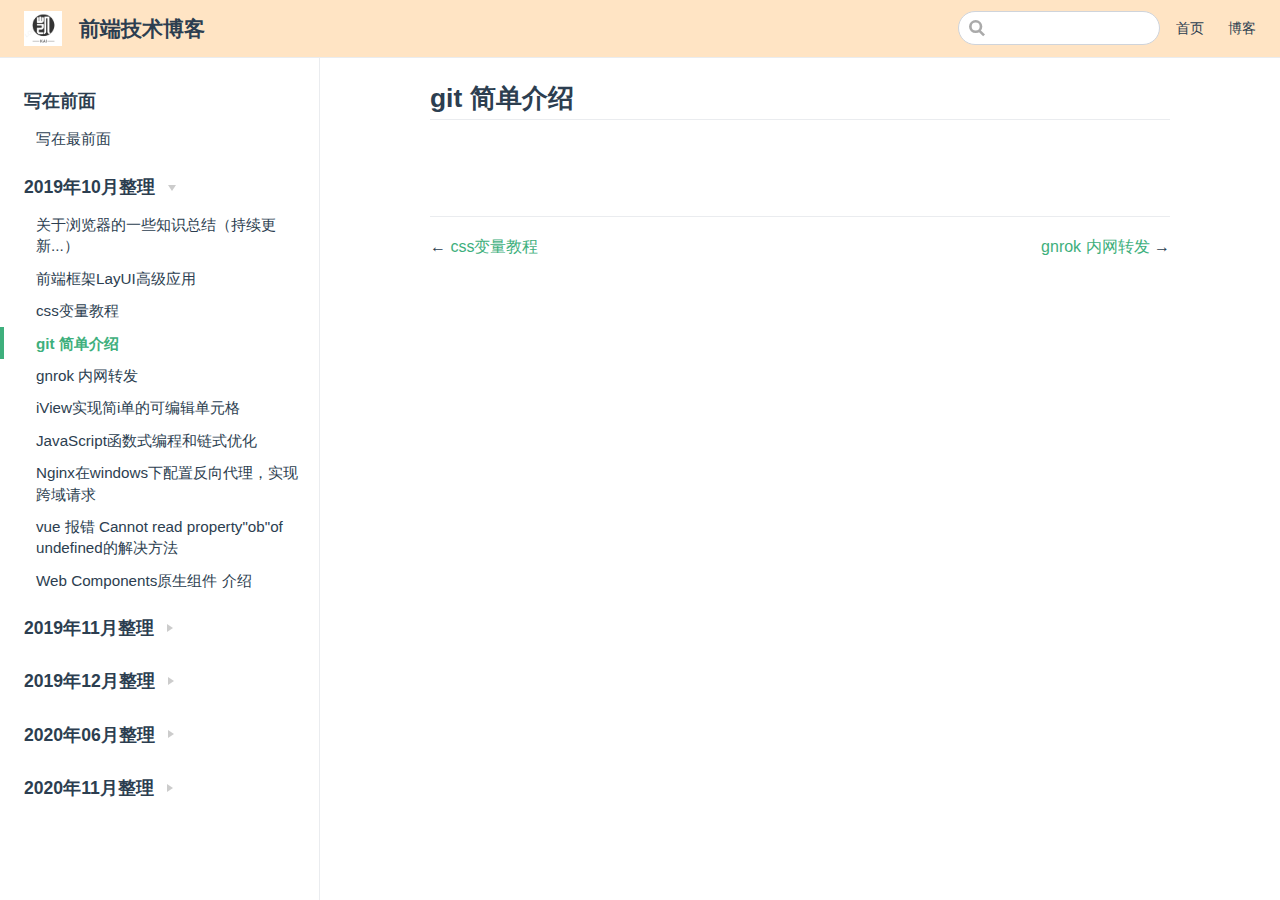
<file: 201910/git 简单介绍.html>
<!DOCTYPE html>
<html lang="en-US">
  <head>
    <meta charset="utf-8">
    <meta name="viewport" content="width=device-width,initial-scale=1">
    <title>git 简单介绍 | 前端技术博客</title>
    <meta name="description" content="Just playing around">
    <link rel="stylesheet" href="/assets/style.css">
    
    <link rel="preload" href="/assets/css/0.styles.027ca5ff.css" as="style"><link rel="preload" href="/assets/js/app.7eca1c3a.js" as="script"><link rel="preload" href="/assets/js/2.9e1f4d86.js" as="script"><link rel="preload" href="/assets/js/9.23878f7a.js" as="script"><link rel="prefetch" href="/assets/js/10.88ccff17.js"><link rel="prefetch" href="/assets/js/11.5c5a5bc4.js"><link rel="prefetch" href="/assets/js/12.27a5b1c3.js"><link rel="prefetch" href="/assets/js/13.8d36f452.js"><link rel="prefetch" href="/assets/js/14.b81aee6e.js"><link rel="prefetch" href="/assets/js/15.e560b397.js"><link rel="prefetch" href="/assets/js/16.32b881b4.js"><link rel="prefetch" href="/assets/js/17.1987dc64.js"><link rel="prefetch" href="/assets/js/18.3048f774.js"><link rel="prefetch" href="/assets/js/19.04b44549.js"><link rel="prefetch" href="/assets/js/20.413337b0.js"><link rel="prefetch" href="/assets/js/21.c14b9820.js"><link rel="prefetch" href="/assets/js/22.126719e1.js"><link rel="prefetch" href="/assets/js/23.5f8ad383.js"><link rel="prefetch" href="/assets/js/24.9fdd2e3c.js"><link rel="prefetch" href="/assets/js/25.d4b4d84d.js"><link rel="prefetch" href="/assets/js/26.86797c52.js"><link rel="prefetch" href="/assets/js/27.8df8b5f1.js"><link rel="prefetch" href="/assets/js/28.7bc62e7b.js"><link rel="prefetch" href="/assets/js/29.135b8851.js"><link rel="prefetch" href="/assets/js/3.517b7a5e.js"><link rel="prefetch" href="/assets/js/30.8f3aa855.js"><link rel="prefetch" href="/assets/js/31.74663d0b.js"><link rel="prefetch" href="/assets/js/32.b84d73d4.js"><link rel="prefetch" href="/assets/js/33.9bba04e0.js"><link rel="prefetch" href="/assets/js/34.bfb8343d.js"><link rel="prefetch" href="/assets/js/35.4fbf7f95.js"><link rel="prefetch" href="/assets/js/36.cec57120.js"><link rel="prefetch" href="/assets/js/37.aab004b9.js"><link rel="prefetch" href="/assets/js/38.a193c9bd.js"><link rel="prefetch" href="/assets/js/4.76d7033e.js"><link rel="prefetch" href="/assets/js/5.65fff53e.js"><link rel="prefetch" href="/assets/js/6.0d95a3e6.js"><link rel="prefetch" href="/assets/js/7.3d548f40.js"><link rel="prefetch" href="/assets/js/8.f1e18291.js">
    <link rel="stylesheet" href="/assets/css/0.styles.027ca5ff.css">
  </head>
  <body>
    <div id="app" data-server-rendered="true"><div class="theme-container"><header class="navbar"><div class="sidebar-button"><svg xmlns="http://www.w3.org/2000/svg" aria-hidden="true" role="img" viewBox="0 0 448 512" class="icon"><path fill="currentColor" d="M436 124H12c-6.627 0-12-5.373-12-12V80c0-6.627 5.373-12 12-12h424c6.627 0 12 5.373 12 12v32c0 6.627-5.373 12-12 12zm0 160H12c-6.627 0-12-5.373-12-12v-32c0-6.627 5.373-12 12-12h424c6.627 0 12 5.373 12 12v32c0 6.627-5.373 12-12 12zm0 160H12c-6.627 0-12-5.373-12-12v-32c0-6.627 5.373-12 12-12h424c6.627 0 12 5.373 12 12v32c0 6.627-5.373 12-12 12z"></path></svg></div> <a href="/" class="home-link router-link-active"><img src="/assets/img/logo.png" alt="前端技术博客" class="logo"> <span class="site-name can-hide">前端技术博客</span></a> <div class="links"><div class="search-box"><input aria-label="Search" autocomplete="off" spellcheck="false" value=""> <!----></div> <nav class="nav-links can-hide"><div class="nav-item"><a href="/" class="nav-link">首页</a></div><div class="nav-item"><a href="/start/" class="nav-link">博客</a></div> <!----></nav></div></header> <div class="sidebar-mask"></div> <aside class="sidebar"><nav class="nav-links"><div class="nav-item"><a href="/" class="nav-link">首页</a></div><div class="nav-item"><a href="/start/" class="nav-link">博客</a></div> <!----></nav>  <ul class="sidebar-links"><li><section class="sidebar-group depth-0"><p class="sidebar-heading"><span>写在前面</span> <!----></p> <ul class="sidebar-links sidebar-group-items"><li><a href="/start/" class="sidebar-link">写在最前面</a></li></ul></section></li><li><section class="sidebar-group collapsable depth-0"><p class="sidebar-heading open"><span>2019年10月整理</span> <span class="arrow down"></span></p> <ul class="sidebar-links sidebar-group-items"><li><a href="/201910/关于浏览器的一些知识总结（持续更新...）.html" class="sidebar-link">关于浏览器的一些知识总结（持续更新...）</a></li><li><a href="/201910/前端框架LayUI高级应用.html" class="sidebar-link">前端框架LayUI高级应用</a></li><li><a href="/201910/css变量教程.html" class="sidebar-link">css变量教程</a></li><li><a href="/201910/git 简单介绍.html" class="active sidebar-link">git 简单介绍</a></li><li><a href="/201910/gnrok 内网转发.html" class="sidebar-link">gnrok 内网转发</a></li><li><a href="/201910/iView实现简i单的可编辑单元格.html" class="sidebar-link">iView实现简i单的可编辑单元格</a></li><li><a href="/201910/JavaScript函数式编程和链式优化.html" class="sidebar-link">JavaScript函数式编程和链式优化</a></li><li><a href="/201910/Nginx在windows下配置反向代理，实现跨域请求.html" class="sidebar-link">Nginx在windows下配置反向代理，实现跨域请求</a></li><li><a href="/201910/vue 报错的解决方法.html" class="sidebar-link">vue 报错 Cannot read property&quot;ob&quot;of undefined的解决方法</a></li><li><a href="/201910/WebComponents原生组件介绍.html" class="sidebar-link">Web Components原生组件 介绍</a></li></ul></section></li><li><section class="sidebar-group collapsable depth-0"><p class="sidebar-heading"><span>2019年11月整理</span> <span class="arrow right"></span></p> <!----></section></li><li><section class="sidebar-group collapsable depth-0"><p class="sidebar-heading"><span>2019年12月整理</span> <span class="arrow right"></span></p> <!----></section></li><li><section class="sidebar-group collapsable depth-0"><p class="sidebar-heading"><span>2020年06月整理</span> <span class="arrow right"></span></p> <!----></section></li><li><section class="sidebar-group collapsable depth-0"><p class="sidebar-heading"><span>2020年11月整理</span> <span class="arrow right"></span></p> <!----></section></li></ul> </aside> <main class="page"> <div class="theme-default-content content__default"><h2 id="git-简单介绍"><a href="#git-简单介绍" class="header-anchor">#</a> git 简单介绍</h2></div> <footer class="page-edit"><!----> <!----></footer> <div class="page-nav"><p class="inner"><span class="prev">
      ←
      <a href="/201910/css变量教程.html" class="prev">css变量教程</a></span> <span class="next"><a href="/201910/gnrok 内网转发.html">gnrok 内网转发</a>
      →
    </span></p></div> </main></div><div class="global-ui"></div></div>
    <script src="/assets/js/app.7eca1c3a.js" defer></script><script src="/assets/js/2.9e1f4d86.js" defer></script><script src="/assets/js/9.23878f7a.js" defer></script>
  </body>
</html>
</file>
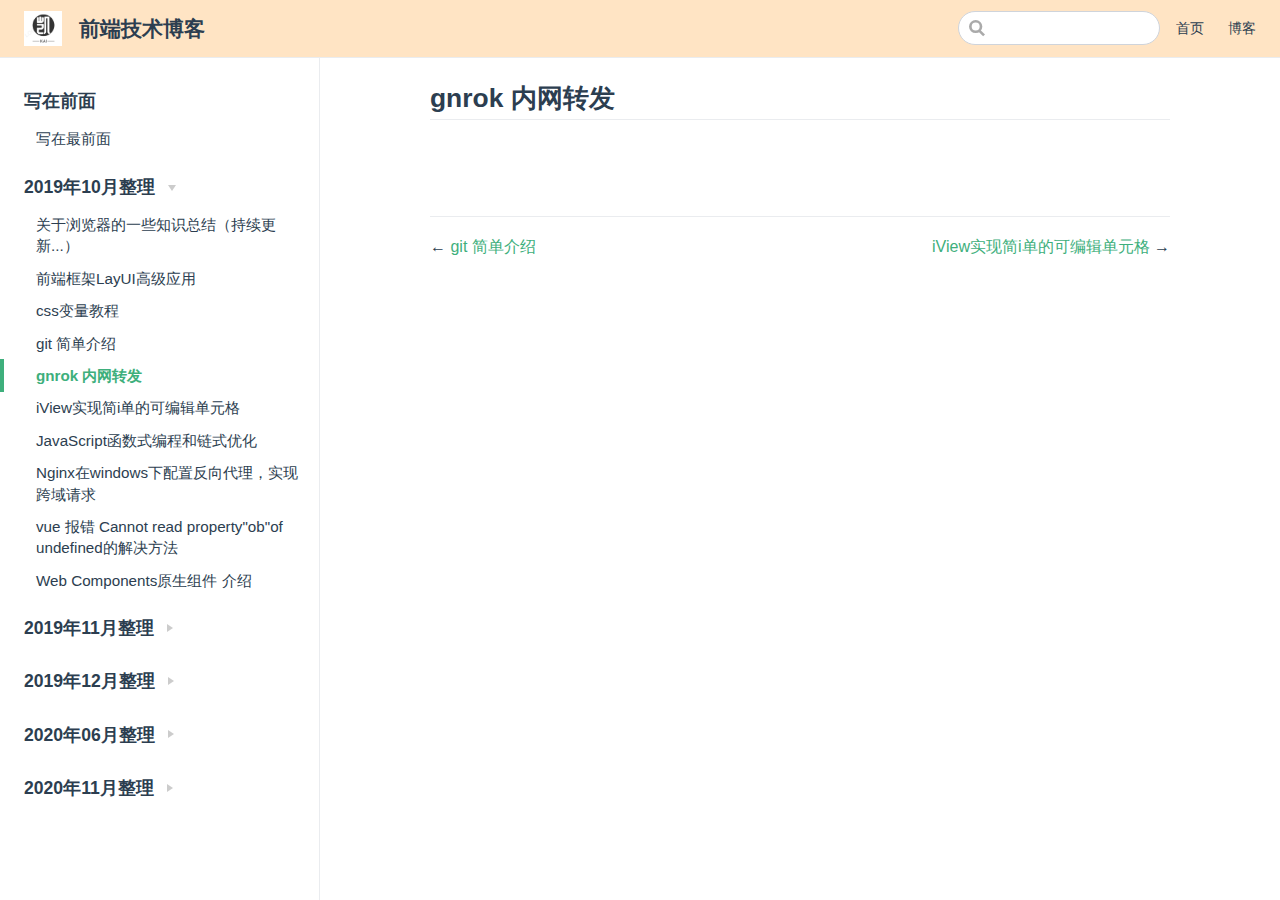
<file: 201910/gnrok 内网转发.html>
<!DOCTYPE html>
<html lang="en-US">
  <head>
    <meta charset="utf-8">
    <meta name="viewport" content="width=device-width,initial-scale=1">
    <title>gnrok 内网转发 | 前端技术博客</title>
    <meta name="description" content="Just playing around">
    <link rel="stylesheet" href="/assets/style.css">
    
    <link rel="preload" href="/assets/css/0.styles.027ca5ff.css" as="style"><link rel="preload" href="/assets/js/app.7eca1c3a.js" as="script"><link rel="preload" href="/assets/js/2.9e1f4d86.js" as="script"><link rel="preload" href="/assets/js/10.88ccff17.js" as="script"><link rel="prefetch" href="/assets/js/11.5c5a5bc4.js"><link rel="prefetch" href="/assets/js/12.27a5b1c3.js"><link rel="prefetch" href="/assets/js/13.8d36f452.js"><link rel="prefetch" href="/assets/js/14.b81aee6e.js"><link rel="prefetch" href="/assets/js/15.e560b397.js"><link rel="prefetch" href="/assets/js/16.32b881b4.js"><link rel="prefetch" href="/assets/js/17.1987dc64.js"><link rel="prefetch" href="/assets/js/18.3048f774.js"><link rel="prefetch" href="/assets/js/19.04b44549.js"><link rel="prefetch" href="/assets/js/20.413337b0.js"><link rel="prefetch" href="/assets/js/21.c14b9820.js"><link rel="prefetch" href="/assets/js/22.126719e1.js"><link rel="prefetch" href="/assets/js/23.5f8ad383.js"><link rel="prefetch" href="/assets/js/24.9fdd2e3c.js"><link rel="prefetch" href="/assets/js/25.d4b4d84d.js"><link rel="prefetch" href="/assets/js/26.86797c52.js"><link rel="prefetch" href="/assets/js/27.8df8b5f1.js"><link rel="prefetch" href="/assets/js/28.7bc62e7b.js"><link rel="prefetch" href="/assets/js/29.135b8851.js"><link rel="prefetch" href="/assets/js/3.517b7a5e.js"><link rel="prefetch" href="/assets/js/30.8f3aa855.js"><link rel="prefetch" href="/assets/js/31.74663d0b.js"><link rel="prefetch" href="/assets/js/32.b84d73d4.js"><link rel="prefetch" href="/assets/js/33.9bba04e0.js"><link rel="prefetch" href="/assets/js/34.bfb8343d.js"><link rel="prefetch" href="/assets/js/35.4fbf7f95.js"><link rel="prefetch" href="/assets/js/36.cec57120.js"><link rel="prefetch" href="/assets/js/37.aab004b9.js"><link rel="prefetch" href="/assets/js/38.a193c9bd.js"><link rel="prefetch" href="/assets/js/4.76d7033e.js"><link rel="prefetch" href="/assets/js/5.65fff53e.js"><link rel="prefetch" href="/assets/js/6.0d95a3e6.js"><link rel="prefetch" href="/assets/js/7.3d548f40.js"><link rel="prefetch" href="/assets/js/8.f1e18291.js"><link rel="prefetch" href="/assets/js/9.23878f7a.js">
    <link rel="stylesheet" href="/assets/css/0.styles.027ca5ff.css">
  </head>
  <body>
    <div id="app" data-server-rendered="true"><div class="theme-container"><header class="navbar"><div class="sidebar-button"><svg xmlns="http://www.w3.org/2000/svg" aria-hidden="true" role="img" viewBox="0 0 448 512" class="icon"><path fill="currentColor" d="M436 124H12c-6.627 0-12-5.373-12-12V80c0-6.627 5.373-12 12-12h424c6.627 0 12 5.373 12 12v32c0 6.627-5.373 12-12 12zm0 160H12c-6.627 0-12-5.373-12-12v-32c0-6.627 5.373-12 12-12h424c6.627 0 12 5.373 12 12v32c0 6.627-5.373 12-12 12zm0 160H12c-6.627 0-12-5.373-12-12v-32c0-6.627 5.373-12 12-12h424c6.627 0 12 5.373 12 12v32c0 6.627-5.373 12-12 12z"></path></svg></div> <a href="/" class="home-link router-link-active"><img src="/assets/img/logo.png" alt="前端技术博客" class="logo"> <span class="site-name can-hide">前端技术博客</span></a> <div class="links"><div class="search-box"><input aria-label="Search" autocomplete="off" spellcheck="false" value=""> <!----></div> <nav class="nav-links can-hide"><div class="nav-item"><a href="/" class="nav-link">首页</a></div><div class="nav-item"><a href="/start/" class="nav-link">博客</a></div> <!----></nav></div></header> <div class="sidebar-mask"></div> <aside class="sidebar"><nav class="nav-links"><div class="nav-item"><a href="/" class="nav-link">首页</a></div><div class="nav-item"><a href="/start/" class="nav-link">博客</a></div> <!----></nav>  <ul class="sidebar-links"><li><section class="sidebar-group depth-0"><p class="sidebar-heading"><span>写在前面</span> <!----></p> <ul class="sidebar-links sidebar-group-items"><li><a href="/start/" class="sidebar-link">写在最前面</a></li></ul></section></li><li><section class="sidebar-group collapsable depth-0"><p class="sidebar-heading open"><span>2019年10月整理</span> <span class="arrow down"></span></p> <ul class="sidebar-links sidebar-group-items"><li><a href="/201910/关于浏览器的一些知识总结（持续更新...）.html" class="sidebar-link">关于浏览器的一些知识总结（持续更新...）</a></li><li><a href="/201910/前端框架LayUI高级应用.html" class="sidebar-link">前端框架LayUI高级应用</a></li><li><a href="/201910/css变量教程.html" class="sidebar-link">css变量教程</a></li><li><a href="/201910/git 简单介绍.html" class="sidebar-link">git 简单介绍</a></li><li><a href="/201910/gnrok 内网转发.html" class="active sidebar-link">gnrok 内网转发</a></li><li><a href="/201910/iView实现简i单的可编辑单元格.html" class="sidebar-link">iView实现简i单的可编辑单元格</a></li><li><a href="/201910/JavaScript函数式编程和链式优化.html" class="sidebar-link">JavaScript函数式编程和链式优化</a></li><li><a href="/201910/Nginx在windows下配置反向代理，实现跨域请求.html" class="sidebar-link">Nginx在windows下配置反向代理，实现跨域请求</a></li><li><a href="/201910/vue 报错的解决方法.html" class="sidebar-link">vue 报错 Cannot read property&quot;ob&quot;of undefined的解决方法</a></li><li><a href="/201910/WebComponents原生组件介绍.html" class="sidebar-link">Web Components原生组件 介绍</a></li></ul></section></li><li><section class="sidebar-group collapsable depth-0"><p class="sidebar-heading"><span>2019年11月整理</span> <span class="arrow right"></span></p> <!----></section></li><li><section class="sidebar-group collapsable depth-0"><p class="sidebar-heading"><span>2019年12月整理</span> <span class="arrow right"></span></p> <!----></section></li><li><section class="sidebar-group collapsable depth-0"><p class="sidebar-heading"><span>2020年06月整理</span> <span class="arrow right"></span></p> <!----></section></li><li><section class="sidebar-group collapsable depth-0"><p class="sidebar-heading"><span>2020年11月整理</span> <span class="arrow right"></span></p> <!----></section></li></ul> </aside> <main class="page"> <div class="theme-default-content content__default"><h2 id="gnrok-内网转发"><a href="#gnrok-内网转发" class="header-anchor">#</a> gnrok 内网转发</h2></div> <footer class="page-edit"><!----> <!----></footer> <div class="page-nav"><p class="inner"><span class="prev">
      ←
      <a href="/201910/git 简单介绍.html" class="prev">git 简单介绍</a></span> <span class="next"><a href="/201910/iView实现简i单的可编辑单元格.html">iView实现简i单的可编辑单元格</a>
      →
    </span></p></div> </main></div><div class="global-ui"></div></div>
    <script src="/assets/js/app.7eca1c3a.js" defer></script><script src="/assets/js/2.9e1f4d86.js" defer></script><script src="/assets/js/10.88ccff17.js" defer></script>
  </body>
</html>
</file>
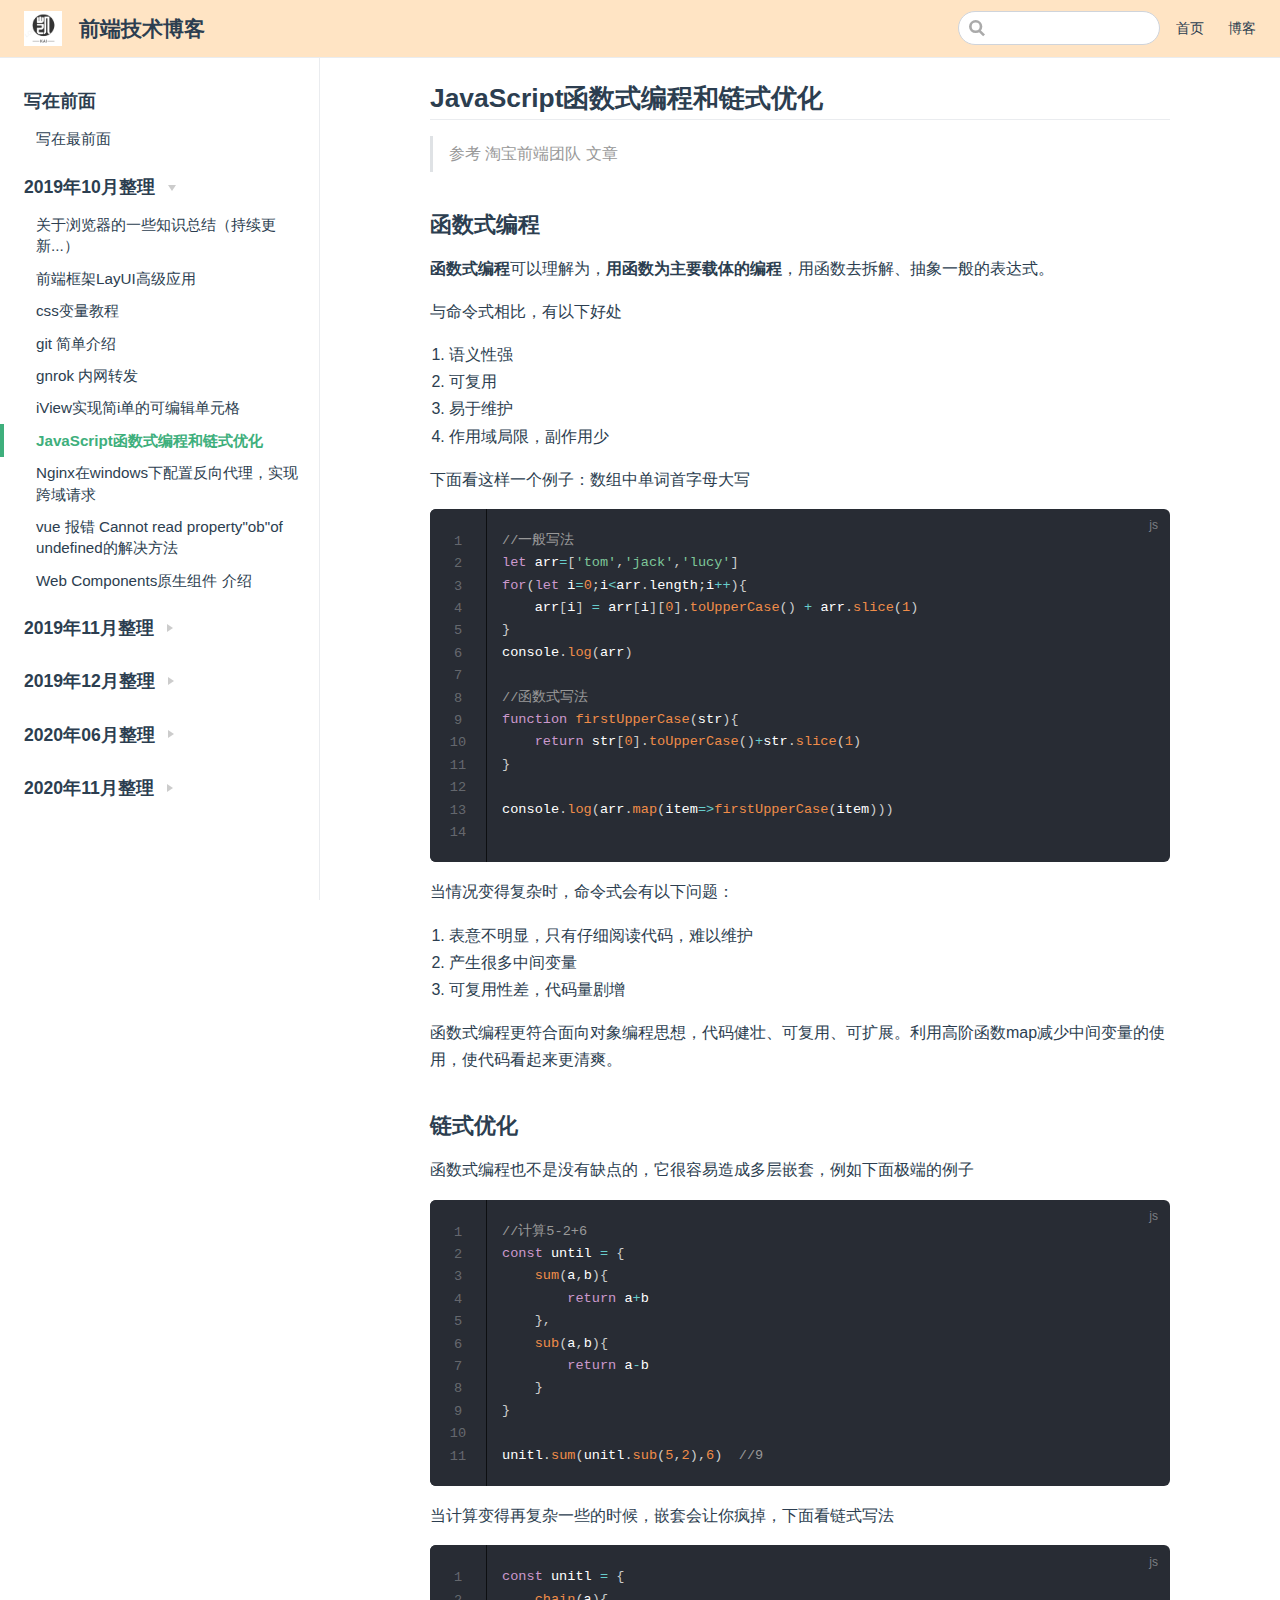
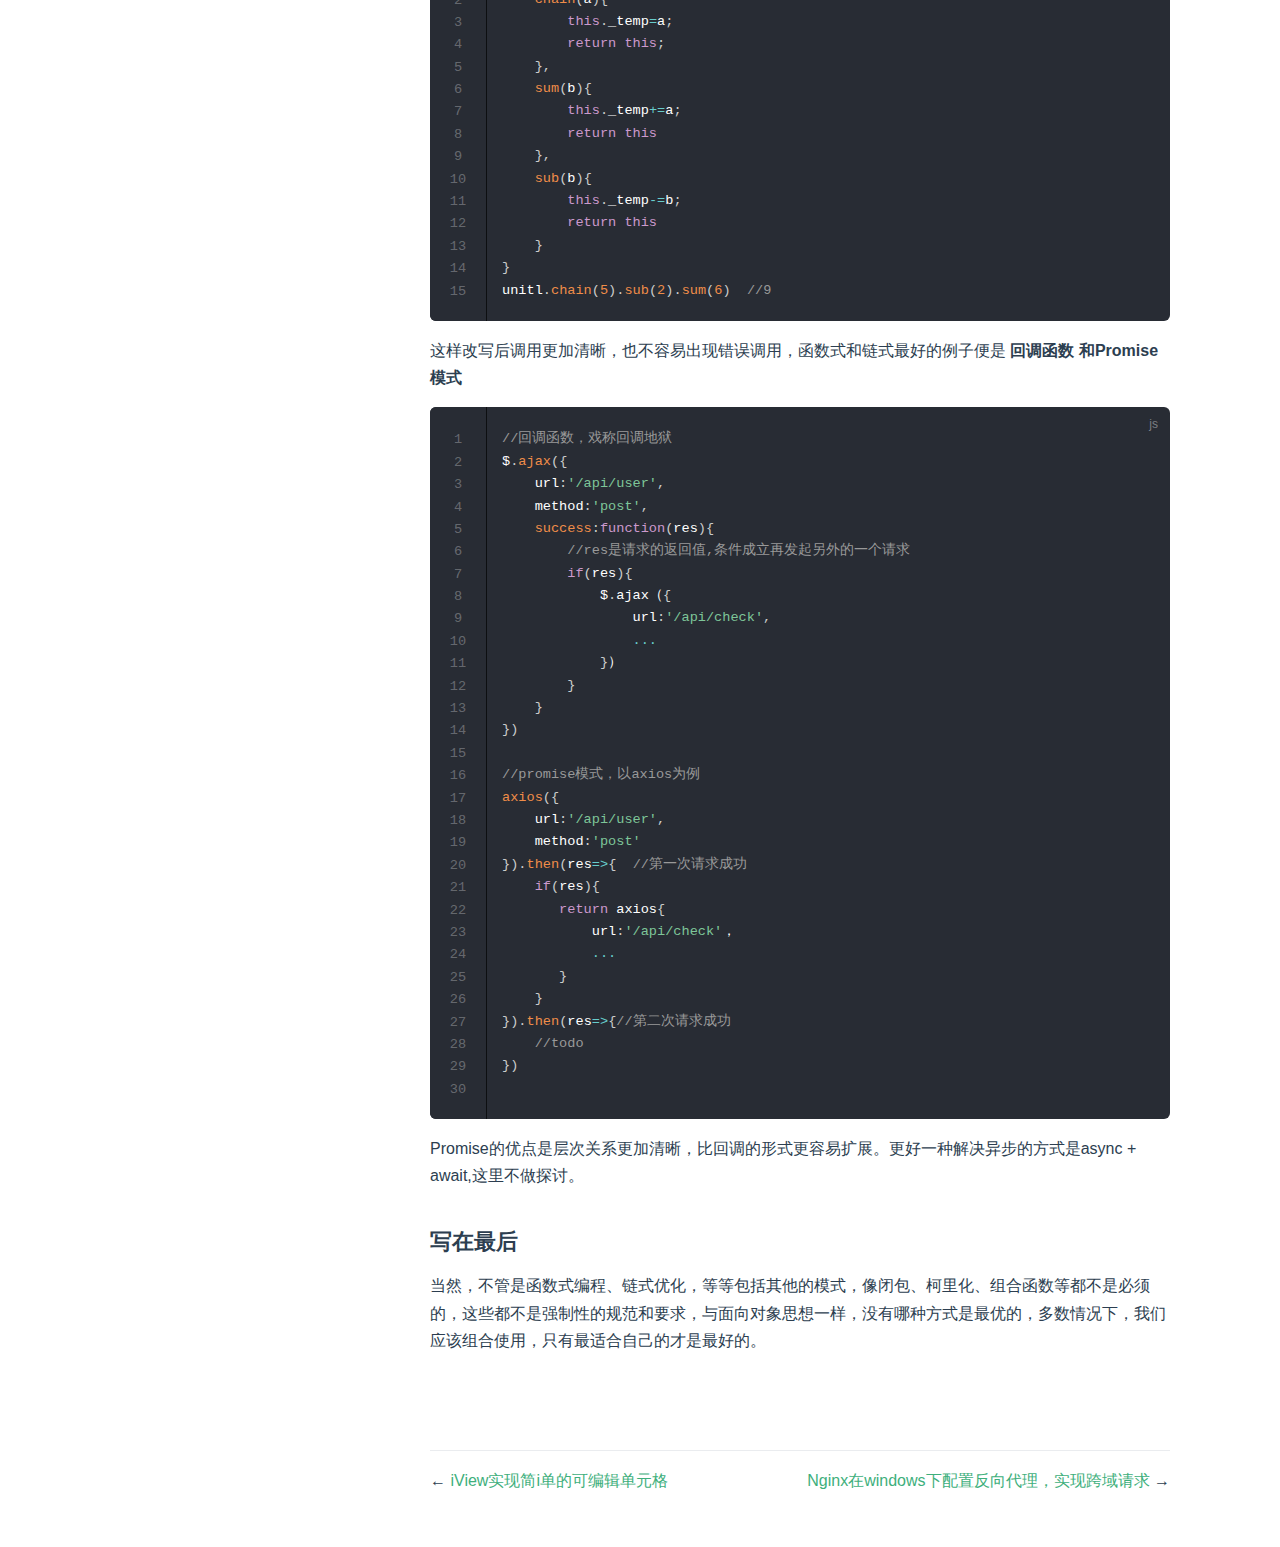
<file: 201910/JavaScript函数式编程和链式优化.html>
<!DOCTYPE html>
<html lang="en-US">
  <head>
    <meta charset="utf-8">
    <meta name="viewport" content="width=device-width,initial-scale=1">
    <title>JavaScript函数式编程和链式优化 | 前端技术博客</title>
    <meta name="description" content="Just playing around">
    <link rel="stylesheet" href="/assets/style.css">
    
    <link rel="preload" href="/assets/css/0.styles.027ca5ff.css" as="style"><link rel="preload" href="/assets/js/app.7eca1c3a.js" as="script"><link rel="preload" href="/assets/js/2.9e1f4d86.js" as="script"><link rel="preload" href="/assets/js/5.65fff53e.js" as="script"><link rel="prefetch" href="/assets/js/10.88ccff17.js"><link rel="prefetch" href="/assets/js/11.5c5a5bc4.js"><link rel="prefetch" href="/assets/js/12.27a5b1c3.js"><link rel="prefetch" href="/assets/js/13.8d36f452.js"><link rel="prefetch" href="/assets/js/14.b81aee6e.js"><link rel="prefetch" href="/assets/js/15.e560b397.js"><link rel="prefetch" href="/assets/js/16.32b881b4.js"><link rel="prefetch" href="/assets/js/17.1987dc64.js"><link rel="prefetch" href="/assets/js/18.3048f774.js"><link rel="prefetch" href="/assets/js/19.04b44549.js"><link rel="prefetch" href="/assets/js/20.413337b0.js"><link rel="prefetch" href="/assets/js/21.c14b9820.js"><link rel="prefetch" href="/assets/js/22.126719e1.js"><link rel="prefetch" href="/assets/js/23.5f8ad383.js"><link rel="prefetch" href="/assets/js/24.9fdd2e3c.js"><link rel="prefetch" href="/assets/js/25.d4b4d84d.js"><link rel="prefetch" href="/assets/js/26.86797c52.js"><link rel="prefetch" href="/assets/js/27.8df8b5f1.js"><link rel="prefetch" href="/assets/js/28.7bc62e7b.js"><link rel="prefetch" href="/assets/js/29.135b8851.js"><link rel="prefetch" href="/assets/js/3.517b7a5e.js"><link rel="prefetch" href="/assets/js/30.8f3aa855.js"><link rel="prefetch" href="/assets/js/31.74663d0b.js"><link rel="prefetch" href="/assets/js/32.b84d73d4.js"><link rel="prefetch" href="/assets/js/33.9bba04e0.js"><link rel="prefetch" href="/assets/js/34.bfb8343d.js"><link rel="prefetch" href="/assets/js/35.4fbf7f95.js"><link rel="prefetch" href="/assets/js/36.cec57120.js"><link rel="prefetch" href="/assets/js/37.aab004b9.js"><link rel="prefetch" href="/assets/js/38.a193c9bd.js"><link rel="prefetch" href="/assets/js/4.76d7033e.js"><link rel="prefetch" href="/assets/js/6.0d95a3e6.js"><link rel="prefetch" href="/assets/js/7.3d548f40.js"><link rel="prefetch" href="/assets/js/8.f1e18291.js"><link rel="prefetch" href="/assets/js/9.23878f7a.js">
    <link rel="stylesheet" href="/assets/css/0.styles.027ca5ff.css">
  </head>
  <body>
    <div id="app" data-server-rendered="true"><div class="theme-container"><header class="navbar"><div class="sidebar-button"><svg xmlns="http://www.w3.org/2000/svg" aria-hidden="true" role="img" viewBox="0 0 448 512" class="icon"><path fill="currentColor" d="M436 124H12c-6.627 0-12-5.373-12-12V80c0-6.627 5.373-12 12-12h424c6.627 0 12 5.373 12 12v32c0 6.627-5.373 12-12 12zm0 160H12c-6.627 0-12-5.373-12-12v-32c0-6.627 5.373-12 12-12h424c6.627 0 12 5.373 12 12v32c0 6.627-5.373 12-12 12zm0 160H12c-6.627 0-12-5.373-12-12v-32c0-6.627 5.373-12 12-12h424c6.627 0 12 5.373 12 12v32c0 6.627-5.373 12-12 12z"></path></svg></div> <a href="/" class="home-link router-link-active"><img src="/assets/img/logo.png" alt="前端技术博客" class="logo"> <span class="site-name can-hide">前端技术博客</span></a> <div class="links"><div class="search-box"><input aria-label="Search" autocomplete="off" spellcheck="false" value=""> <!----></div> <nav class="nav-links can-hide"><div class="nav-item"><a href="/" class="nav-link">首页</a></div><div class="nav-item"><a href="/start/" class="nav-link">博客</a></div> <!----></nav></div></header> <div class="sidebar-mask"></div> <aside class="sidebar"><nav class="nav-links"><div class="nav-item"><a href="/" class="nav-link">首页</a></div><div class="nav-item"><a href="/start/" class="nav-link">博客</a></div> <!----></nav>  <ul class="sidebar-links"><li><section class="sidebar-group depth-0"><p class="sidebar-heading"><span>写在前面</span> <!----></p> <ul class="sidebar-links sidebar-group-items"><li><a href="/start/" class="sidebar-link">写在最前面</a></li></ul></section></li><li><section class="sidebar-group collapsable depth-0"><p class="sidebar-heading open"><span>2019年10月整理</span> <span class="arrow down"></span></p> <ul class="sidebar-links sidebar-group-items"><li><a href="/201910/关于浏览器的一些知识总结（持续更新...）.html" class="sidebar-link">关于浏览器的一些知识总结（持续更新...）</a></li><li><a href="/201910/前端框架LayUI高级应用.html" class="sidebar-link">前端框架LayUI高级应用</a></li><li><a href="/201910/css变量教程.html" class="sidebar-link">css变量教程</a></li><li><a href="/201910/git 简单介绍.html" class="sidebar-link">git 简单介绍</a></li><li><a href="/201910/gnrok 内网转发.html" class="sidebar-link">gnrok 内网转发</a></li><li><a href="/201910/iView实现简i单的可编辑单元格.html" class="sidebar-link">iView实现简i单的可编辑单元格</a></li><li><a href="/201910/JavaScript函数式编程和链式优化.html" class="active sidebar-link">JavaScript函数式编程和链式优化</a></li><li><a href="/201910/Nginx在windows下配置反向代理，实现跨域请求.html" class="sidebar-link">Nginx在windows下配置反向代理，实现跨域请求</a></li><li><a href="/201910/vue 报错的解决方法.html" class="sidebar-link">vue 报错 Cannot read property&quot;ob&quot;of undefined的解决方法</a></li><li><a href="/201910/WebComponents原生组件介绍.html" class="sidebar-link">Web Components原生组件 介绍</a></li></ul></section></li><li><section class="sidebar-group collapsable depth-0"><p class="sidebar-heading"><span>2019年11月整理</span> <span class="arrow right"></span></p> <!----></section></li><li><section class="sidebar-group collapsable depth-0"><p class="sidebar-heading"><span>2019年12月整理</span> <span class="arrow right"></span></p> <!----></section></li><li><section class="sidebar-group collapsable depth-0"><p class="sidebar-heading"><span>2020年06月整理</span> <span class="arrow right"></span></p> <!----></section></li><li><section class="sidebar-group collapsable depth-0"><p class="sidebar-heading"><span>2020年11月整理</span> <span class="arrow right"></span></p> <!----></section></li></ul> </aside> <main class="page"> <div class="theme-default-content content__default"><h2 id="javascript函数式编程和链式优化"><a href="#javascript函数式编程和链式优化" class="header-anchor">#</a> JavaScript函数式编程和链式优化</h2> <blockquote><p>参考 淘宝前端团队 文章</p></blockquote> <h3 id="函数式编程"><a href="#函数式编程" class="header-anchor">#</a> 函数式编程</h3> <p><strong>函数式编程</strong>可以理解为，<strong>用函数为主要载体的编程</strong>，用函数去拆解、抽象一般的表达式。</p> <p>与命令式相比，有以下好处</p> <ol><li>语义性强</li> <li>可复用</li> <li>易于维护</li> <li>作用域局限，副作用少</li></ol> <p>下面看这样一个例子：数组中单词首字母大写</p> <div class="language-javascript line-numbers-mode"><pre class="language-javascript"><code><span class="token comment">//一般写法</span>
<span class="token keyword">let</span> arr<span class="token operator">=</span><span class="token punctuation">[</span><span class="token string">'tom'</span><span class="token punctuation">,</span><span class="token string">'jack'</span><span class="token punctuation">,</span><span class="token string">'lucy'</span><span class="token punctuation">]</span>
<span class="token keyword">for</span><span class="token punctuation">(</span><span class="token keyword">let</span> i<span class="token operator">=</span><span class="token number">0</span><span class="token punctuation">;</span>i<span class="token operator">&lt;</span>arr<span class="token punctuation">.</span>length<span class="token punctuation">;</span>i<span class="token operator">++</span><span class="token punctuation">)</span><span class="token punctuation">{</span>
    arr<span class="token punctuation">[</span>i<span class="token punctuation">]</span> <span class="token operator">=</span> arr<span class="token punctuation">[</span>i<span class="token punctuation">]</span><span class="token punctuation">[</span><span class="token number">0</span><span class="token punctuation">]</span><span class="token punctuation">.</span><span class="token function">toUpperCase</span><span class="token punctuation">(</span><span class="token punctuation">)</span> <span class="token operator">+</span> arr<span class="token punctuation">.</span><span class="token function">slice</span><span class="token punctuation">(</span><span class="token number">1</span><span class="token punctuation">)</span>
<span class="token punctuation">}</span>
console<span class="token punctuation">.</span><span class="token function">log</span><span class="token punctuation">(</span>arr<span class="token punctuation">)</span>

<span class="token comment">//函数式写法</span>
<span class="token keyword">function</span> <span class="token function">firstUpperCase</span><span class="token punctuation">(</span><span class="token parameter">str</span><span class="token punctuation">)</span><span class="token punctuation">{</span>
    <span class="token keyword">return</span> str<span class="token punctuation">[</span><span class="token number">0</span><span class="token punctuation">]</span><span class="token punctuation">.</span><span class="token function">toUpperCase</span><span class="token punctuation">(</span><span class="token punctuation">)</span><span class="token operator">+</span>str<span class="token punctuation">.</span><span class="token function">slice</span><span class="token punctuation">(</span><span class="token number">1</span><span class="token punctuation">)</span>
<span class="token punctuation">}</span>

console<span class="token punctuation">.</span><span class="token function">log</span><span class="token punctuation">(</span>arr<span class="token punctuation">.</span><span class="token function">map</span><span class="token punctuation">(</span><span class="token parameter">item</span><span class="token operator">=&gt;</span><span class="token function">firstUpperCase</span><span class="token punctuation">(</span>item<span class="token punctuation">)</span><span class="token punctuation">)</span><span class="token punctuation">)</span>

</code></pre> <div class="line-numbers-wrapper"><span class="line-number">1</span><br><span class="line-number">2</span><br><span class="line-number">3</span><br><span class="line-number">4</span><br><span class="line-number">5</span><br><span class="line-number">6</span><br><span class="line-number">7</span><br><span class="line-number">8</span><br><span class="line-number">9</span><br><span class="line-number">10</span><br><span class="line-number">11</span><br><span class="line-number">12</span><br><span class="line-number">13</span><br><span class="line-number">14</span><br></div></div><p>当情况变得复杂时，命令式会有以下问题：</p> <ol><li>表意不明显，只有仔细阅读代码，难以维护</li> <li>产生很多中间变量</li> <li>可复用性差，代码量剧增</li></ol> <p>函数式编程更符合面向对象编程思想，代码健壮、可复用、可扩展。利用高阶函数map减少中间变量的使用，使代码看起来更清爽。</p> <h3 id="链式优化"><a href="#链式优化" class="header-anchor">#</a> 链式优化</h3> <p>函数式编程也不是没有缺点的，它很容易造成多层嵌套，例如下面极端的例子</p> <div class="language-javascript line-numbers-mode"><pre class="language-javascript"><code><span class="token comment">//计算5-2+6</span>
<span class="token keyword">const</span> until <span class="token operator">=</span> <span class="token punctuation">{</span>
    <span class="token function">sum</span><span class="token punctuation">(</span><span class="token parameter">a<span class="token punctuation">,</span>b</span><span class="token punctuation">)</span><span class="token punctuation">{</span>
        <span class="token keyword">return</span> a<span class="token operator">+</span>b
    <span class="token punctuation">}</span><span class="token punctuation">,</span>
    <span class="token function">sub</span><span class="token punctuation">(</span><span class="token parameter">a<span class="token punctuation">,</span>b</span><span class="token punctuation">)</span><span class="token punctuation">{</span>
        <span class="token keyword">return</span> a<span class="token operator">-</span>b
    <span class="token punctuation">}</span>
<span class="token punctuation">}</span>

unitl<span class="token punctuation">.</span><span class="token function">sum</span><span class="token punctuation">(</span>unitl<span class="token punctuation">.</span><span class="token function">sub</span><span class="token punctuation">(</span><span class="token number">5</span><span class="token punctuation">,</span><span class="token number">2</span><span class="token punctuation">)</span><span class="token punctuation">,</span><span class="token number">6</span><span class="token punctuation">)</span>  <span class="token comment">//9</span>
</code></pre> <div class="line-numbers-wrapper"><span class="line-number">1</span><br><span class="line-number">2</span><br><span class="line-number">3</span><br><span class="line-number">4</span><br><span class="line-number">5</span><br><span class="line-number">6</span><br><span class="line-number">7</span><br><span class="line-number">8</span><br><span class="line-number">9</span><br><span class="line-number">10</span><br><span class="line-number">11</span><br></div></div><p>当计算变得再复杂一些的时候，嵌套会让你疯掉，下面看链式写法</p> <div class="language-javascript line-numbers-mode"><pre class="language-javascript"><code><span class="token keyword">const</span> unitl <span class="token operator">=</span> <span class="token punctuation">{</span>
    <span class="token function">chain</span><span class="token punctuation">(</span><span class="token parameter">a</span><span class="token punctuation">)</span><span class="token punctuation">{</span>
        <span class="token keyword">this</span><span class="token punctuation">.</span>_temp<span class="token operator">=</span>a<span class="token punctuation">;</span>
        <span class="token keyword">return</span> <span class="token keyword">this</span><span class="token punctuation">;</span>
    <span class="token punctuation">}</span><span class="token punctuation">,</span>
    <span class="token function">sum</span><span class="token punctuation">(</span><span class="token parameter">b</span><span class="token punctuation">)</span><span class="token punctuation">{</span>
        <span class="token keyword">this</span><span class="token punctuation">.</span>_temp<span class="token operator">+=</span>a<span class="token punctuation">;</span>
        <span class="token keyword">return</span> <span class="token keyword">this</span>
    <span class="token punctuation">}</span><span class="token punctuation">,</span>
    <span class="token function">sub</span><span class="token punctuation">(</span><span class="token parameter">b</span><span class="token punctuation">)</span><span class="token punctuation">{</span>
        <span class="token keyword">this</span><span class="token punctuation">.</span>_temp<span class="token operator">-=</span>b<span class="token punctuation">;</span>
        <span class="token keyword">return</span> <span class="token keyword">this</span>
    <span class="token punctuation">}</span>
<span class="token punctuation">}</span>
unitl<span class="token punctuation">.</span><span class="token function">chain</span><span class="token punctuation">(</span><span class="token number">5</span><span class="token punctuation">)</span><span class="token punctuation">.</span><span class="token function">sub</span><span class="token punctuation">(</span><span class="token number">2</span><span class="token punctuation">)</span><span class="token punctuation">.</span><span class="token function">sum</span><span class="token punctuation">(</span><span class="token number">6</span><span class="token punctuation">)</span>  <span class="token comment">//9</span>
</code></pre> <div class="line-numbers-wrapper"><span class="line-number">1</span><br><span class="line-number">2</span><br><span class="line-number">3</span><br><span class="line-number">4</span><br><span class="line-number">5</span><br><span class="line-number">6</span><br><span class="line-number">7</span><br><span class="line-number">8</span><br><span class="line-number">9</span><br><span class="line-number">10</span><br><span class="line-number">11</span><br><span class="line-number">12</span><br><span class="line-number">13</span><br><span class="line-number">14</span><br><span class="line-number">15</span><br></div></div><p>这样改写后调用更加清晰，也不容易出现错误调用，函数式和链式最好的例子便是 <strong>回调函数 <strong>和</strong>Promise模式</strong></p> <div class="language-javascript line-numbers-mode"><pre class="language-javascript"><code><span class="token comment">//回调函数，戏称回调地狱</span>
$<span class="token punctuation">.</span><span class="token function">ajax</span><span class="token punctuation">(</span><span class="token punctuation">{</span>
    url<span class="token punctuation">:</span><span class="token string">'/api/user'</span><span class="token punctuation">,</span>
    method<span class="token punctuation">:</span><span class="token string">'post'</span><span class="token punctuation">,</span>
    <span class="token function-variable function">success</span><span class="token punctuation">:</span><span class="token keyword">function</span><span class="token punctuation">(</span><span class="token parameter">res</span><span class="token punctuation">)</span><span class="token punctuation">{</span>
        <span class="token comment">//res是请求的返回值,条件成立再发起另外的一个请求</span>
        <span class="token keyword">if</span><span class="token punctuation">(</span>res<span class="token punctuation">)</span><span class="token punctuation">{</span>
            $<span class="token punctuation">.</span>ajax（<span class="token punctuation">{</span>
                url<span class="token punctuation">:</span><span class="token string">'/api/check'</span><span class="token punctuation">,</span>
                <span class="token operator">...</span>
            <span class="token punctuation">}</span>）
        <span class="token punctuation">}</span>
    <span class="token punctuation">}</span>
<span class="token punctuation">}</span><span class="token punctuation">)</span>
    
<span class="token comment">//promise模式，以axios为例</span>
<span class="token function">axios</span><span class="token punctuation">(</span><span class="token punctuation">{</span>
    url<span class="token punctuation">:</span><span class="token string">'/api/user'</span><span class="token punctuation">,</span>
    method<span class="token punctuation">:</span><span class="token string">'post'</span>
<span class="token punctuation">}</span><span class="token punctuation">)</span><span class="token punctuation">.</span><span class="token function">then</span><span class="token punctuation">(</span><span class="token parameter">res</span><span class="token operator">=&gt;</span><span class="token punctuation">{</span>  <span class="token comment">//第一次请求成功</span>
    <span class="token keyword">if</span><span class="token punctuation">(</span>res<span class="token punctuation">)</span><span class="token punctuation">{</span>
       <span class="token keyword">return</span> axios<span class="token punctuation">{</span>
           url<span class="token punctuation">:</span><span class="token string">'/api/check'</span>，
           <span class="token operator">...</span>
       <span class="token punctuation">}</span>
    <span class="token punctuation">}</span>
<span class="token punctuation">}</span><span class="token punctuation">)</span><span class="token punctuation">.</span><span class="token function">then</span><span class="token punctuation">(</span><span class="token parameter">res</span><span class="token operator">=&gt;</span><span class="token punctuation">{</span><span class="token comment">//第二次请求成功</span>
    <span class="token comment">//todo</span>
<span class="token punctuation">}</span><span class="token punctuation">)</span>

</code></pre> <div class="line-numbers-wrapper"><span class="line-number">1</span><br><span class="line-number">2</span><br><span class="line-number">3</span><br><span class="line-number">4</span><br><span class="line-number">5</span><br><span class="line-number">6</span><br><span class="line-number">7</span><br><span class="line-number">8</span><br><span class="line-number">9</span><br><span class="line-number">10</span><br><span class="line-number">11</span><br><span class="line-number">12</span><br><span class="line-number">13</span><br><span class="line-number">14</span><br><span class="line-number">15</span><br><span class="line-number">16</span><br><span class="line-number">17</span><br><span class="line-number">18</span><br><span class="line-number">19</span><br><span class="line-number">20</span><br><span class="line-number">21</span><br><span class="line-number">22</span><br><span class="line-number">23</span><br><span class="line-number">24</span><br><span class="line-number">25</span><br><span class="line-number">26</span><br><span class="line-number">27</span><br><span class="line-number">28</span><br><span class="line-number">29</span><br><span class="line-number">30</span><br></div></div><p>Promise的优点是层次关系更加清晰，比回调的形式更容易扩展。更好一种解决异步的方式是async + await,这里不做探讨。</p> <h3 id="写在最后"><a href="#写在最后" class="header-anchor">#</a> 写在最后</h3> <p>当然，不管是函数式编程、链式优化，等等包括其他的模式，像闭包、柯里化、组合函数等都不是必须的，这些都不是强制性的规范和要求，与面向对象思想一样，没有哪种方式是最优的，多数情况下，我们应该组合使用，只有最适合自己的才是最好的。</p></div> <footer class="page-edit"><!----> <!----></footer> <div class="page-nav"><p class="inner"><span class="prev">
      ←
      <a href="/201910/iView实现简i单的可编辑单元格.html" class="prev">iView实现简i单的可编辑单元格</a></span> <span class="next"><a href="/201910/Nginx在windows下配置反向代理，实现跨域请求.html">Nginx在windows下配置反向代理，实现跨域请求</a>
      →
    </span></p></div> </main></div><div class="global-ui"></div></div>
    <script src="/assets/js/app.7eca1c3a.js" defer></script><script src="/assets/js/2.9e1f4d86.js" defer></script><script src="/assets/js/5.65fff53e.js" defer></script>
  </body>
</html>
</file>
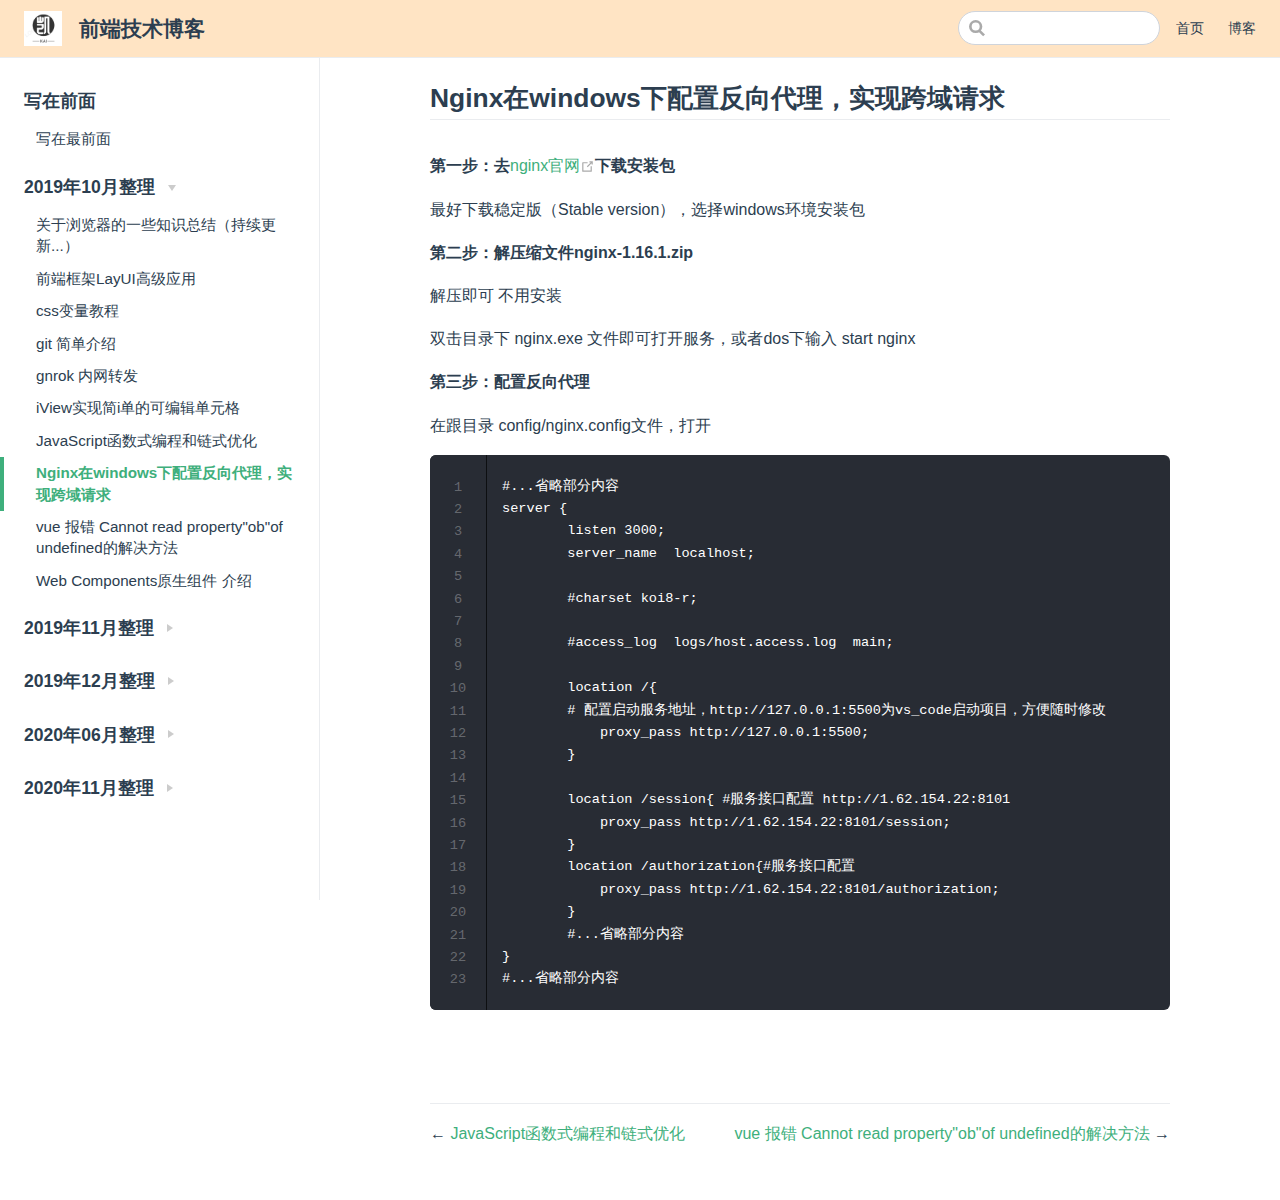
<file: 201910/Nginx在windows下配置反向代理，实现跨域请求.html>
<!DOCTYPE html>
<html lang="en-US">
  <head>
    <meta charset="utf-8">
    <meta name="viewport" content="width=device-width,initial-scale=1">
    <title>Nginx在windows下配置反向代理，实现跨域请求 | 前端技术博客</title>
    <meta name="description" content="Just playing around">
    <link rel="stylesheet" href="/assets/style.css">
    
    <link rel="preload" href="/assets/css/0.styles.027ca5ff.css" as="style"><link rel="preload" href="/assets/js/app.7eca1c3a.js" as="script"><link rel="preload" href="/assets/js/2.9e1f4d86.js" as="script"><link rel="preload" href="/assets/js/6.0d95a3e6.js" as="script"><link rel="prefetch" href="/assets/js/10.88ccff17.js"><link rel="prefetch" href="/assets/js/11.5c5a5bc4.js"><link rel="prefetch" href="/assets/js/12.27a5b1c3.js"><link rel="prefetch" href="/assets/js/13.8d36f452.js"><link rel="prefetch" href="/assets/js/14.b81aee6e.js"><link rel="prefetch" href="/assets/js/15.e560b397.js"><link rel="prefetch" href="/assets/js/16.32b881b4.js"><link rel="prefetch" href="/assets/js/17.1987dc64.js"><link rel="prefetch" href="/assets/js/18.3048f774.js"><link rel="prefetch" href="/assets/js/19.04b44549.js"><link rel="prefetch" href="/assets/js/20.413337b0.js"><link rel="prefetch" href="/assets/js/21.c14b9820.js"><link rel="prefetch" href="/assets/js/22.126719e1.js"><link rel="prefetch" href="/assets/js/23.5f8ad383.js"><link rel="prefetch" href="/assets/js/24.9fdd2e3c.js"><link rel="prefetch" href="/assets/js/25.d4b4d84d.js"><link rel="prefetch" href="/assets/js/26.86797c52.js"><link rel="prefetch" href="/assets/js/27.8df8b5f1.js"><link rel="prefetch" href="/assets/js/28.7bc62e7b.js"><link rel="prefetch" href="/assets/js/29.135b8851.js"><link rel="prefetch" href="/assets/js/3.517b7a5e.js"><link rel="prefetch" href="/assets/js/30.8f3aa855.js"><link rel="prefetch" href="/assets/js/31.74663d0b.js"><link rel="prefetch" href="/assets/js/32.b84d73d4.js"><link rel="prefetch" href="/assets/js/33.9bba04e0.js"><link rel="prefetch" href="/assets/js/34.bfb8343d.js"><link rel="prefetch" href="/assets/js/35.4fbf7f95.js"><link rel="prefetch" href="/assets/js/36.cec57120.js"><link rel="prefetch" href="/assets/js/37.aab004b9.js"><link rel="prefetch" href="/assets/js/38.a193c9bd.js"><link rel="prefetch" href="/assets/js/4.76d7033e.js"><link rel="prefetch" href="/assets/js/5.65fff53e.js"><link rel="prefetch" href="/assets/js/7.3d548f40.js"><link rel="prefetch" href="/assets/js/8.f1e18291.js"><link rel="prefetch" href="/assets/js/9.23878f7a.js">
    <link rel="stylesheet" href="/assets/css/0.styles.027ca5ff.css">
  </head>
  <body>
    <div id="app" data-server-rendered="true"><div class="theme-container"><header class="navbar"><div class="sidebar-button"><svg xmlns="http://www.w3.org/2000/svg" aria-hidden="true" role="img" viewBox="0 0 448 512" class="icon"><path fill="currentColor" d="M436 124H12c-6.627 0-12-5.373-12-12V80c0-6.627 5.373-12 12-12h424c6.627 0 12 5.373 12 12v32c0 6.627-5.373 12-12 12zm0 160H12c-6.627 0-12-5.373-12-12v-32c0-6.627 5.373-12 12-12h424c6.627 0 12 5.373 12 12v32c0 6.627-5.373 12-12 12zm0 160H12c-6.627 0-12-5.373-12-12v-32c0-6.627 5.373-12 12-12h424c6.627 0 12 5.373 12 12v32c0 6.627-5.373 12-12 12z"></path></svg></div> <a href="/" class="home-link router-link-active"><img src="/assets/img/logo.png" alt="前端技术博客" class="logo"> <span class="site-name can-hide">前端技术博客</span></a> <div class="links"><div class="search-box"><input aria-label="Search" autocomplete="off" spellcheck="false" value=""> <!----></div> <nav class="nav-links can-hide"><div class="nav-item"><a href="/" class="nav-link">首页</a></div><div class="nav-item"><a href="/start/" class="nav-link">博客</a></div> <!----></nav></div></header> <div class="sidebar-mask"></div> <aside class="sidebar"><nav class="nav-links"><div class="nav-item"><a href="/" class="nav-link">首页</a></div><div class="nav-item"><a href="/start/" class="nav-link">博客</a></div> <!----></nav>  <ul class="sidebar-links"><li><section class="sidebar-group depth-0"><p class="sidebar-heading"><span>写在前面</span> <!----></p> <ul class="sidebar-links sidebar-group-items"><li><a href="/start/" class="sidebar-link">写在最前面</a></li></ul></section></li><li><section class="sidebar-group collapsable depth-0"><p class="sidebar-heading open"><span>2019年10月整理</span> <span class="arrow down"></span></p> <ul class="sidebar-links sidebar-group-items"><li><a href="/201910/关于浏览器的一些知识总结（持续更新...）.html" class="sidebar-link">关于浏览器的一些知识总结（持续更新...）</a></li><li><a href="/201910/前端框架LayUI高级应用.html" class="sidebar-link">前端框架LayUI高级应用</a></li><li><a href="/201910/css变量教程.html" class="sidebar-link">css变量教程</a></li><li><a href="/201910/git 简单介绍.html" class="sidebar-link">git 简单介绍</a></li><li><a href="/201910/gnrok 内网转发.html" class="sidebar-link">gnrok 内网转发</a></li><li><a href="/201910/iView实现简i单的可编辑单元格.html" class="sidebar-link">iView实现简i单的可编辑单元格</a></li><li><a href="/201910/JavaScript函数式编程和链式优化.html" class="sidebar-link">JavaScript函数式编程和链式优化</a></li><li><a href="/201910/Nginx在windows下配置反向代理，实现跨域请求.html" class="active sidebar-link">Nginx在windows下配置反向代理，实现跨域请求</a></li><li><a href="/201910/vue 报错的解决方法.html" class="sidebar-link">vue 报错 Cannot read property&quot;ob&quot;of undefined的解决方法</a></li><li><a href="/201910/WebComponents原生组件介绍.html" class="sidebar-link">Web Components原生组件 介绍</a></li></ul></section></li><li><section class="sidebar-group collapsable depth-0"><p class="sidebar-heading"><span>2019年11月整理</span> <span class="arrow right"></span></p> <!----></section></li><li><section class="sidebar-group collapsable depth-0"><p class="sidebar-heading"><span>2019年12月整理</span> <span class="arrow right"></span></p> <!----></section></li><li><section class="sidebar-group collapsable depth-0"><p class="sidebar-heading"><span>2020年06月整理</span> <span class="arrow right"></span></p> <!----></section></li><li><section class="sidebar-group collapsable depth-0"><p class="sidebar-heading"><span>2020年11月整理</span> <span class="arrow right"></span></p> <!----></section></li></ul> </aside> <main class="page"> <div class="theme-default-content content__default"><h2 id="nginx在windows下配置反向代理，实现跨域请求"><a href="#nginx在windows下配置反向代理，实现跨域请求" class="header-anchor">#</a> Nginx在windows下配置反向代理，实现跨域请求</h2> <p><strong>第一步：去<a href="http://nginx.org/en/download.html" target="_blank" rel="noopener noreferrer">nginx官网<svg xmlns="http://www.w3.org/2000/svg" aria-hidden="true" x="0px" y="0px" viewBox="0 0 100 100" width="15" height="15" class="icon outbound"><path fill="currentColor" d="M18.8,85.1h56l0,0c2.2,0,4-1.8,4-4v-32h-8v28h-48v-48h28v-8h-32l0,0c-2.2,0-4,1.8-4,4v56C14.8,83.3,16.6,85.1,18.8,85.1z"></path> <polygon fill="currentColor" points="45.7,48.7 51.3,54.3 77.2,28.5 77.2,37.2 85.2,37.2 85.2,14.9 62.8,14.9 62.8,22.9 71.5,22.9"></polygon></svg></a>下载安装包</strong></p> <p>最好下载稳定版（Stable version），选择windows环境安装包</p> <p><strong>第二步：解压缩文件nginx-1.16.1.zip</strong></p> <p>解压即可 不用安装</p> <p>双击目录下 nginx.exe 文件即可打开服务，或者dos下输入 start nginx</p> <p><strong>第三步：配置反向代理</strong></p> <p>在跟目录 config/nginx.config文件，打开</p> <div class="language- line-numbers-mode"><pre class="language-text"><code>#...省略部分内容
server {
        listen 3000;
        server_name  localhost;

        #charset koi8-r;

        #access_log  logs/host.access.log  main;
        
        location /{ 
        # 配置启动服务地址，http://127.0.0.1:5500为vs_code启动项目，方便随时修改
            proxy_pass http://127.0.0.1:5500;
        }

        location /session{ #服务接口配置 http://1.62.154.22:8101
            proxy_pass http://1.62.154.22:8101/session;
        }
        location /authorization{#服务接口配置
            proxy_pass http://1.62.154.22:8101/authorization;
        }
        #...省略部分内容
}
#...省略部分内容
</code></pre> <div class="line-numbers-wrapper"><span class="line-number">1</span><br><span class="line-number">2</span><br><span class="line-number">3</span><br><span class="line-number">4</span><br><span class="line-number">5</span><br><span class="line-number">6</span><br><span class="line-number">7</span><br><span class="line-number">8</span><br><span class="line-number">9</span><br><span class="line-number">10</span><br><span class="line-number">11</span><br><span class="line-number">12</span><br><span class="line-number">13</span><br><span class="line-number">14</span><br><span class="line-number">15</span><br><span class="line-number">16</span><br><span class="line-number">17</span><br><span class="line-number">18</span><br><span class="line-number">19</span><br><span class="line-number">20</span><br><span class="line-number">21</span><br><span class="line-number">22</span><br><span class="line-number">23</span><br></div></div></div> <footer class="page-edit"><!----> <!----></footer> <div class="page-nav"><p class="inner"><span class="prev">
      ←
      <a href="/201910/JavaScript函数式编程和链式优化.html" class="prev">JavaScript函数式编程和链式优化</a></span> <span class="next"><a href="/201910/vue 报错的解决方法.html">vue 报错 Cannot read property&quot;ob&quot;of undefined的解决方法</a>
      →
    </span></p></div> </main></div><div class="global-ui"></div></div>
    <script src="/assets/js/app.7eca1c3a.js" defer></script><script src="/assets/js/2.9e1f4d86.js" defer></script><script src="/assets/js/6.0d95a3e6.js" defer></script>
  </body>
</html>
</file>
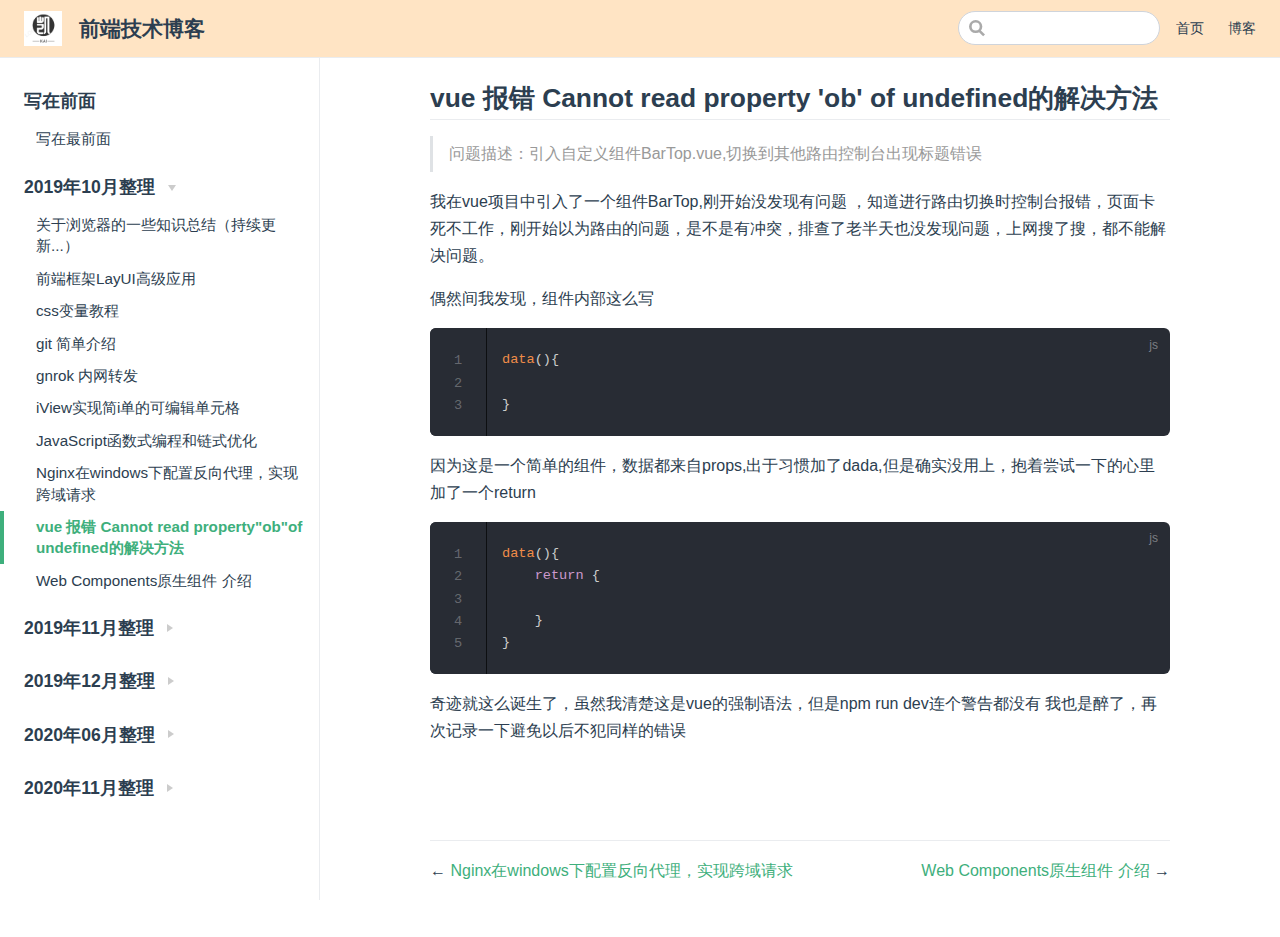
<file: 201910/vue 报错的解决方法.html>
<!DOCTYPE html>
<html lang="en-US">
  <head>
    <meta charset="utf-8">
    <meta name="viewport" content="width=device-width,initial-scale=1">
    <title>vue 报错 Cannot read property &#39;_ob_&#39; of undefined的解决方法 | 前端技术博客</title>
    <meta name="description" content="Just playing around">
    <link rel="stylesheet" href="/assets/style.css">
    
    <link rel="preload" href="/assets/css/0.styles.027ca5ff.css" as="style"><link rel="preload" href="/assets/js/app.7eca1c3a.js" as="script"><link rel="preload" href="/assets/js/2.9e1f4d86.js" as="script"><link rel="preload" href="/assets/js/12.27a5b1c3.js" as="script"><link rel="prefetch" href="/assets/js/10.88ccff17.js"><link rel="prefetch" href="/assets/js/11.5c5a5bc4.js"><link rel="prefetch" href="/assets/js/13.8d36f452.js"><link rel="prefetch" href="/assets/js/14.b81aee6e.js"><link rel="prefetch" href="/assets/js/15.e560b397.js"><link rel="prefetch" href="/assets/js/16.32b881b4.js"><link rel="prefetch" href="/assets/js/17.1987dc64.js"><link rel="prefetch" href="/assets/js/18.3048f774.js"><link rel="prefetch" href="/assets/js/19.04b44549.js"><link rel="prefetch" href="/assets/js/20.413337b0.js"><link rel="prefetch" href="/assets/js/21.c14b9820.js"><link rel="prefetch" href="/assets/js/22.126719e1.js"><link rel="prefetch" href="/assets/js/23.5f8ad383.js"><link rel="prefetch" href="/assets/js/24.9fdd2e3c.js"><link rel="prefetch" href="/assets/js/25.d4b4d84d.js"><link rel="prefetch" href="/assets/js/26.86797c52.js"><link rel="prefetch" href="/assets/js/27.8df8b5f1.js"><link rel="prefetch" href="/assets/js/28.7bc62e7b.js"><link rel="prefetch" href="/assets/js/29.135b8851.js"><link rel="prefetch" href="/assets/js/3.517b7a5e.js"><link rel="prefetch" href="/assets/js/30.8f3aa855.js"><link rel="prefetch" href="/assets/js/31.74663d0b.js"><link rel="prefetch" href="/assets/js/32.b84d73d4.js"><link rel="prefetch" href="/assets/js/33.9bba04e0.js"><link rel="prefetch" href="/assets/js/34.bfb8343d.js"><link rel="prefetch" href="/assets/js/35.4fbf7f95.js"><link rel="prefetch" href="/assets/js/36.cec57120.js"><link rel="prefetch" href="/assets/js/37.aab004b9.js"><link rel="prefetch" href="/assets/js/38.a193c9bd.js"><link rel="prefetch" href="/assets/js/4.76d7033e.js"><link rel="prefetch" href="/assets/js/5.65fff53e.js"><link rel="prefetch" href="/assets/js/6.0d95a3e6.js"><link rel="prefetch" href="/assets/js/7.3d548f40.js"><link rel="prefetch" href="/assets/js/8.f1e18291.js"><link rel="prefetch" href="/assets/js/9.23878f7a.js">
    <link rel="stylesheet" href="/assets/css/0.styles.027ca5ff.css">
  </head>
  <body>
    <div id="app" data-server-rendered="true"><div class="theme-container"><header class="navbar"><div class="sidebar-button"><svg xmlns="http://www.w3.org/2000/svg" aria-hidden="true" role="img" viewBox="0 0 448 512" class="icon"><path fill="currentColor" d="M436 124H12c-6.627 0-12-5.373-12-12V80c0-6.627 5.373-12 12-12h424c6.627 0 12 5.373 12 12v32c0 6.627-5.373 12-12 12zm0 160H12c-6.627 0-12-5.373-12-12v-32c0-6.627 5.373-12 12-12h424c6.627 0 12 5.373 12 12v32c0 6.627-5.373 12-12 12zm0 160H12c-6.627 0-12-5.373-12-12v-32c0-6.627 5.373-12 12-12h424c6.627 0 12 5.373 12 12v32c0 6.627-5.373 12-12 12z"></path></svg></div> <a href="/" class="home-link router-link-active"><img src="/assets/img/logo.png" alt="前端技术博客" class="logo"> <span class="site-name can-hide">前端技术博客</span></a> <div class="links"><div class="search-box"><input aria-label="Search" autocomplete="off" spellcheck="false" value=""> <!----></div> <nav class="nav-links can-hide"><div class="nav-item"><a href="/" class="nav-link">首页</a></div><div class="nav-item"><a href="/start/" class="nav-link">博客</a></div> <!----></nav></div></header> <div class="sidebar-mask"></div> <aside class="sidebar"><nav class="nav-links"><div class="nav-item"><a href="/" class="nav-link">首页</a></div><div class="nav-item"><a href="/start/" class="nav-link">博客</a></div> <!----></nav>  <ul class="sidebar-links"><li><section class="sidebar-group depth-0"><p class="sidebar-heading"><span>写在前面</span> <!----></p> <ul class="sidebar-links sidebar-group-items"><li><a href="/start/" class="sidebar-link">写在最前面</a></li></ul></section></li><li><section class="sidebar-group collapsable depth-0"><p class="sidebar-heading open"><span>2019年10月整理</span> <span class="arrow down"></span></p> <ul class="sidebar-links sidebar-group-items"><li><a href="/201910/关于浏览器的一些知识总结（持续更新...）.html" class="sidebar-link">关于浏览器的一些知识总结（持续更新...）</a></li><li><a href="/201910/前端框架LayUI高级应用.html" class="sidebar-link">前端框架LayUI高级应用</a></li><li><a href="/201910/css变量教程.html" class="sidebar-link">css变量教程</a></li><li><a href="/201910/git 简单介绍.html" class="sidebar-link">git 简单介绍</a></li><li><a href="/201910/gnrok 内网转发.html" class="sidebar-link">gnrok 内网转发</a></li><li><a href="/201910/iView实现简i单的可编辑单元格.html" class="sidebar-link">iView实现简i单的可编辑单元格</a></li><li><a href="/201910/JavaScript函数式编程和链式优化.html" class="sidebar-link">JavaScript函数式编程和链式优化</a></li><li><a href="/201910/Nginx在windows下配置反向代理，实现跨域请求.html" class="sidebar-link">Nginx在windows下配置反向代理，实现跨域请求</a></li><li><a href="/201910/vue 报错的解决方法.html" class="active sidebar-link">vue 报错 Cannot read property&quot;ob&quot;of undefined的解决方法</a></li><li><a href="/201910/WebComponents原生组件介绍.html" class="sidebar-link">Web Components原生组件 介绍</a></li></ul></section></li><li><section class="sidebar-group collapsable depth-0"><p class="sidebar-heading"><span>2019年11月整理</span> <span class="arrow right"></span></p> <!----></section></li><li><section class="sidebar-group collapsable depth-0"><p class="sidebar-heading"><span>2019年12月整理</span> <span class="arrow right"></span></p> <!----></section></li><li><section class="sidebar-group collapsable depth-0"><p class="sidebar-heading"><span>2020年06月整理</span> <span class="arrow right"></span></p> <!----></section></li><li><section class="sidebar-group collapsable depth-0"><p class="sidebar-heading"><span>2020年11月整理</span> <span class="arrow right"></span></p> <!----></section></li></ul> </aside> <main class="page"> <div class="theme-default-content content__default"><h2 id="vue-报错-cannot-read-property-ob-of-undefined的解决方法"><a href="#vue-报错-cannot-read-property-ob-of-undefined的解决方法" class="header-anchor">#</a> vue 报错 Cannot read property '<strong>ob</strong>' of undefined的解决方法</h2> <blockquote><p>问题描述：引入自定义组件BarTop.vue,切换到其他路由控制台出现标题错误</p></blockquote> <p>我在vue项目中引入了一个组件BarTop,刚开始没发现有问题 ，知道进行路由切换时控制台报错，页面卡死不工作，刚开始以为路由的问题，是不是有冲突，排查了老半天也没发现问题，上网搜了搜，都不能解决问题。</p> <p>偶然间我发现，组件内部这么写</p> <div class="language-javascript line-numbers-mode"><pre class="language-javascript"><code><span class="token function">data</span><span class="token punctuation">(</span><span class="token punctuation">)</span><span class="token punctuation">{</span>

<span class="token punctuation">}</span>
</code></pre> <div class="line-numbers-wrapper"><span class="line-number">1</span><br><span class="line-number">2</span><br><span class="line-number">3</span><br></div></div><p>因为这是一个简单的组件，数据都来自props,出于习惯加了dada,但是确实没用上，抱着尝试一下的心里加了一个return</p> <div class="language-javascript line-numbers-mode"><pre class="language-javascript"><code><span class="token function">data</span><span class="token punctuation">(</span><span class="token punctuation">)</span><span class="token punctuation">{</span>
    <span class="token keyword">return</span> <span class="token punctuation">{</span>

    <span class="token punctuation">}</span>
<span class="token punctuation">}</span>
</code></pre> <div class="line-numbers-wrapper"><span class="line-number">1</span><br><span class="line-number">2</span><br><span class="line-number">3</span><br><span class="line-number">4</span><br><span class="line-number">5</span><br></div></div><p>奇迹就这么诞生了，虽然我清楚这是vue的强制语法，但是npm run dev连个警告都没有 我也是醉了，再次记录一下避免以后不犯同样的错误</p></div> <footer class="page-edit"><!----> <!----></footer> <div class="page-nav"><p class="inner"><span class="prev">
      ←
      <a href="/201910/Nginx在windows下配置反向代理，实现跨域请求.html" class="prev">Nginx在windows下配置反向代理，实现跨域请求</a></span> <span class="next"><a href="/201910/WebComponents原生组件介绍.html">Web Components原生组件 介绍</a>
      →
    </span></p></div> </main></div><div class="global-ui"></div></div>
    <script src="/assets/js/app.7eca1c3a.js" defer></script><script src="/assets/js/2.9e1f4d86.js" defer></script><script src="/assets/js/12.27a5b1c3.js" defer></script>
  </body>
</html>
</file>
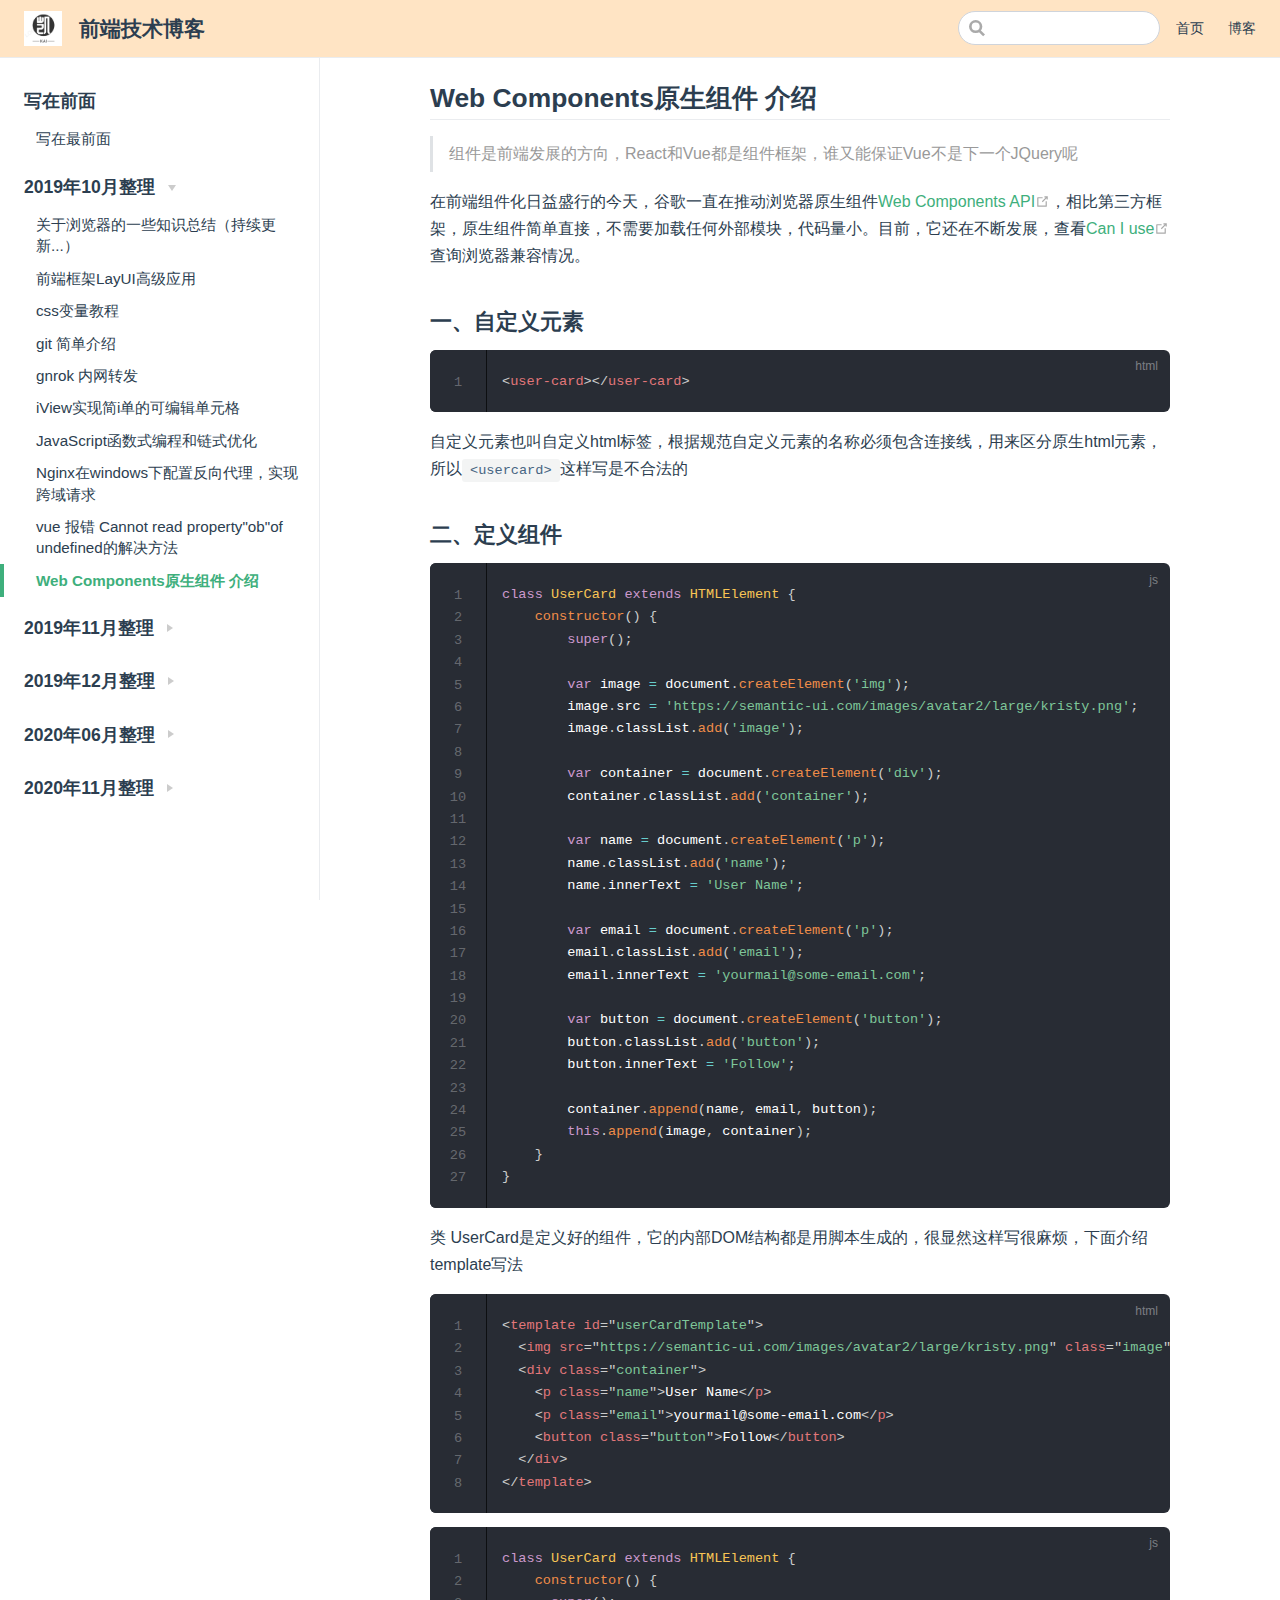
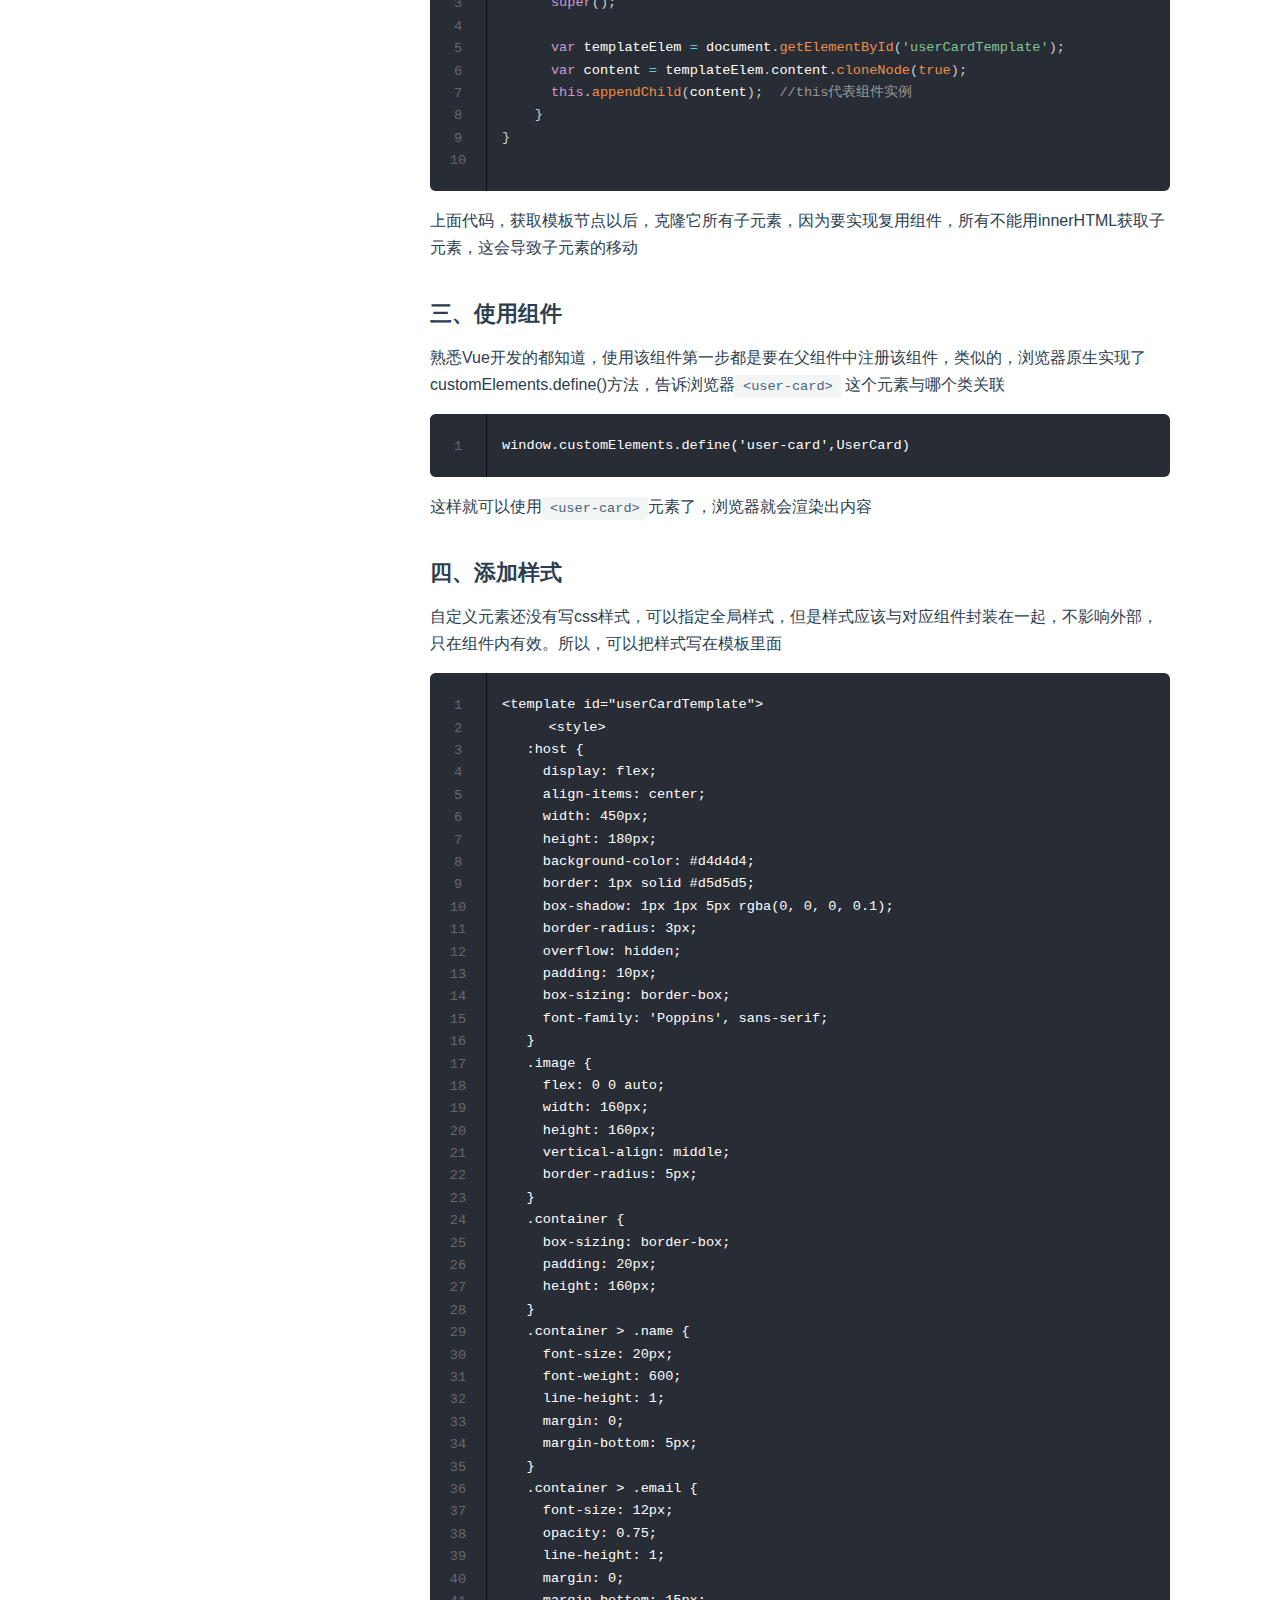
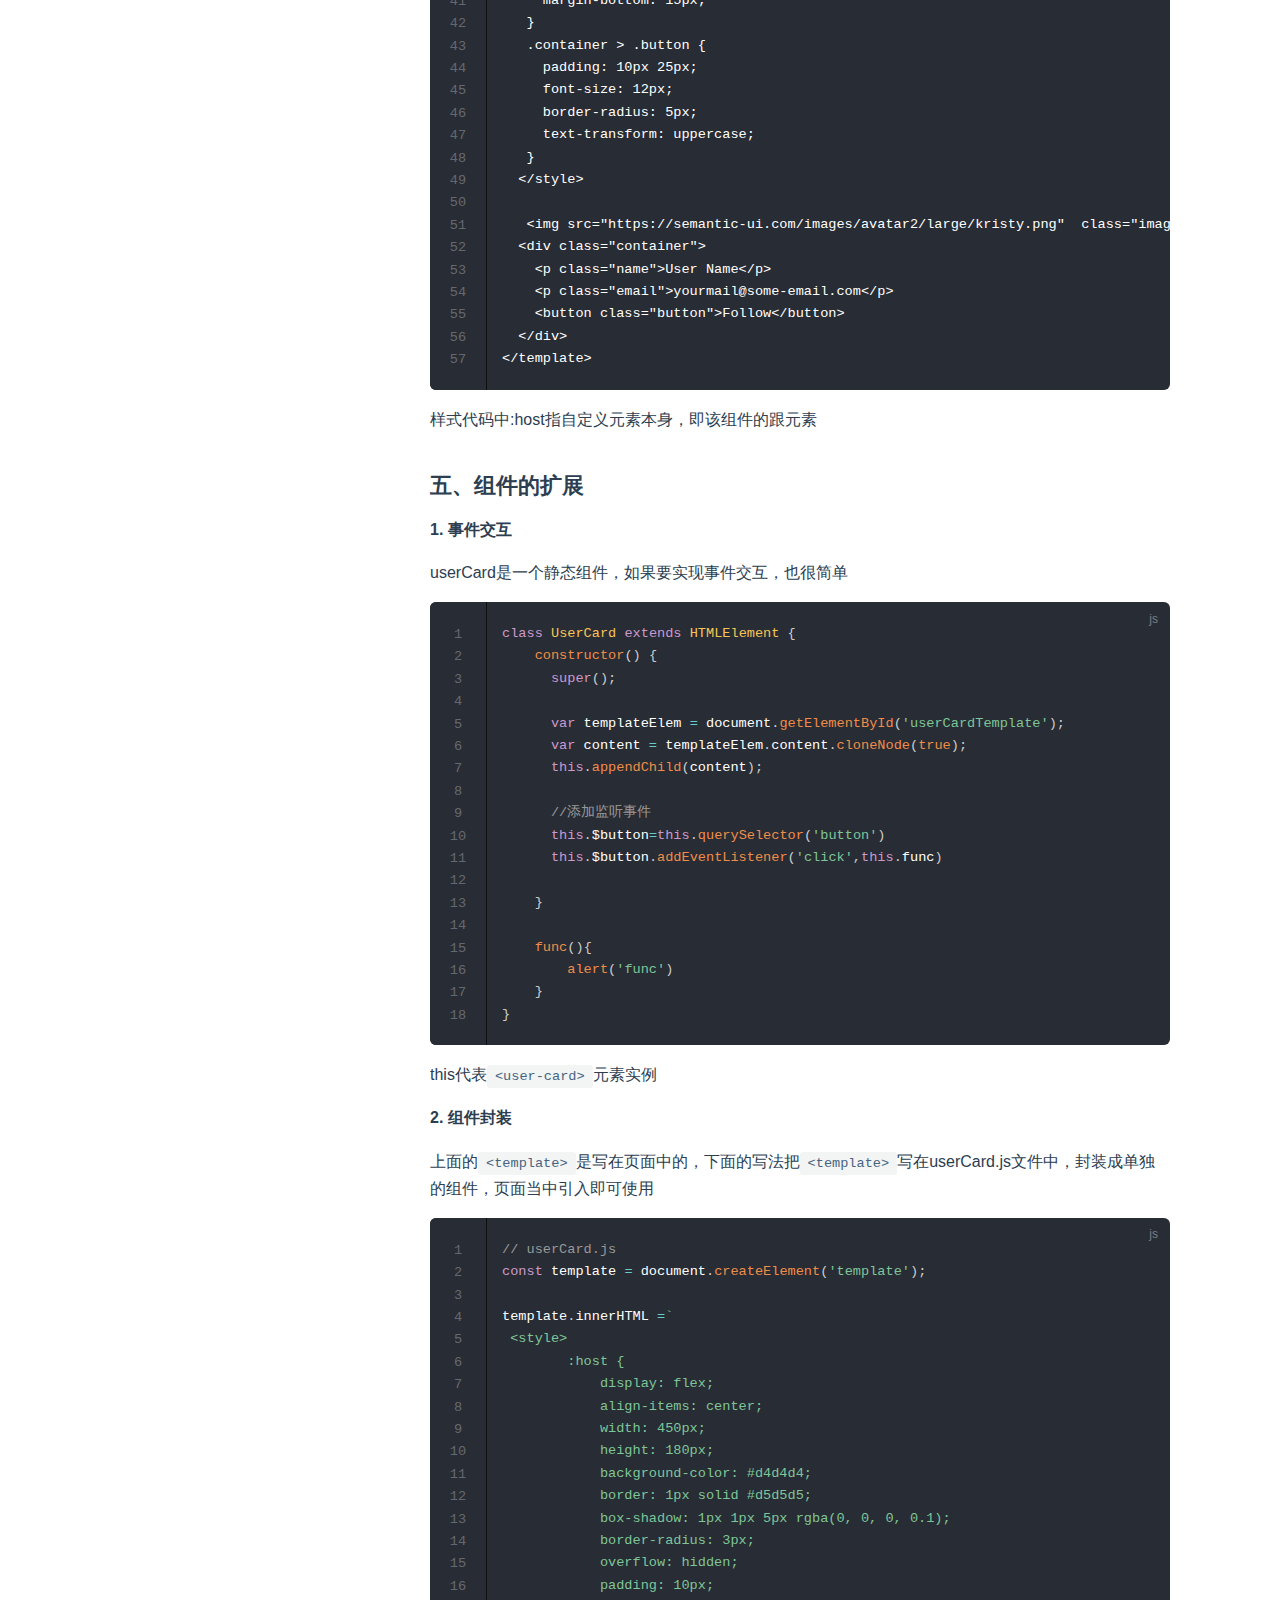
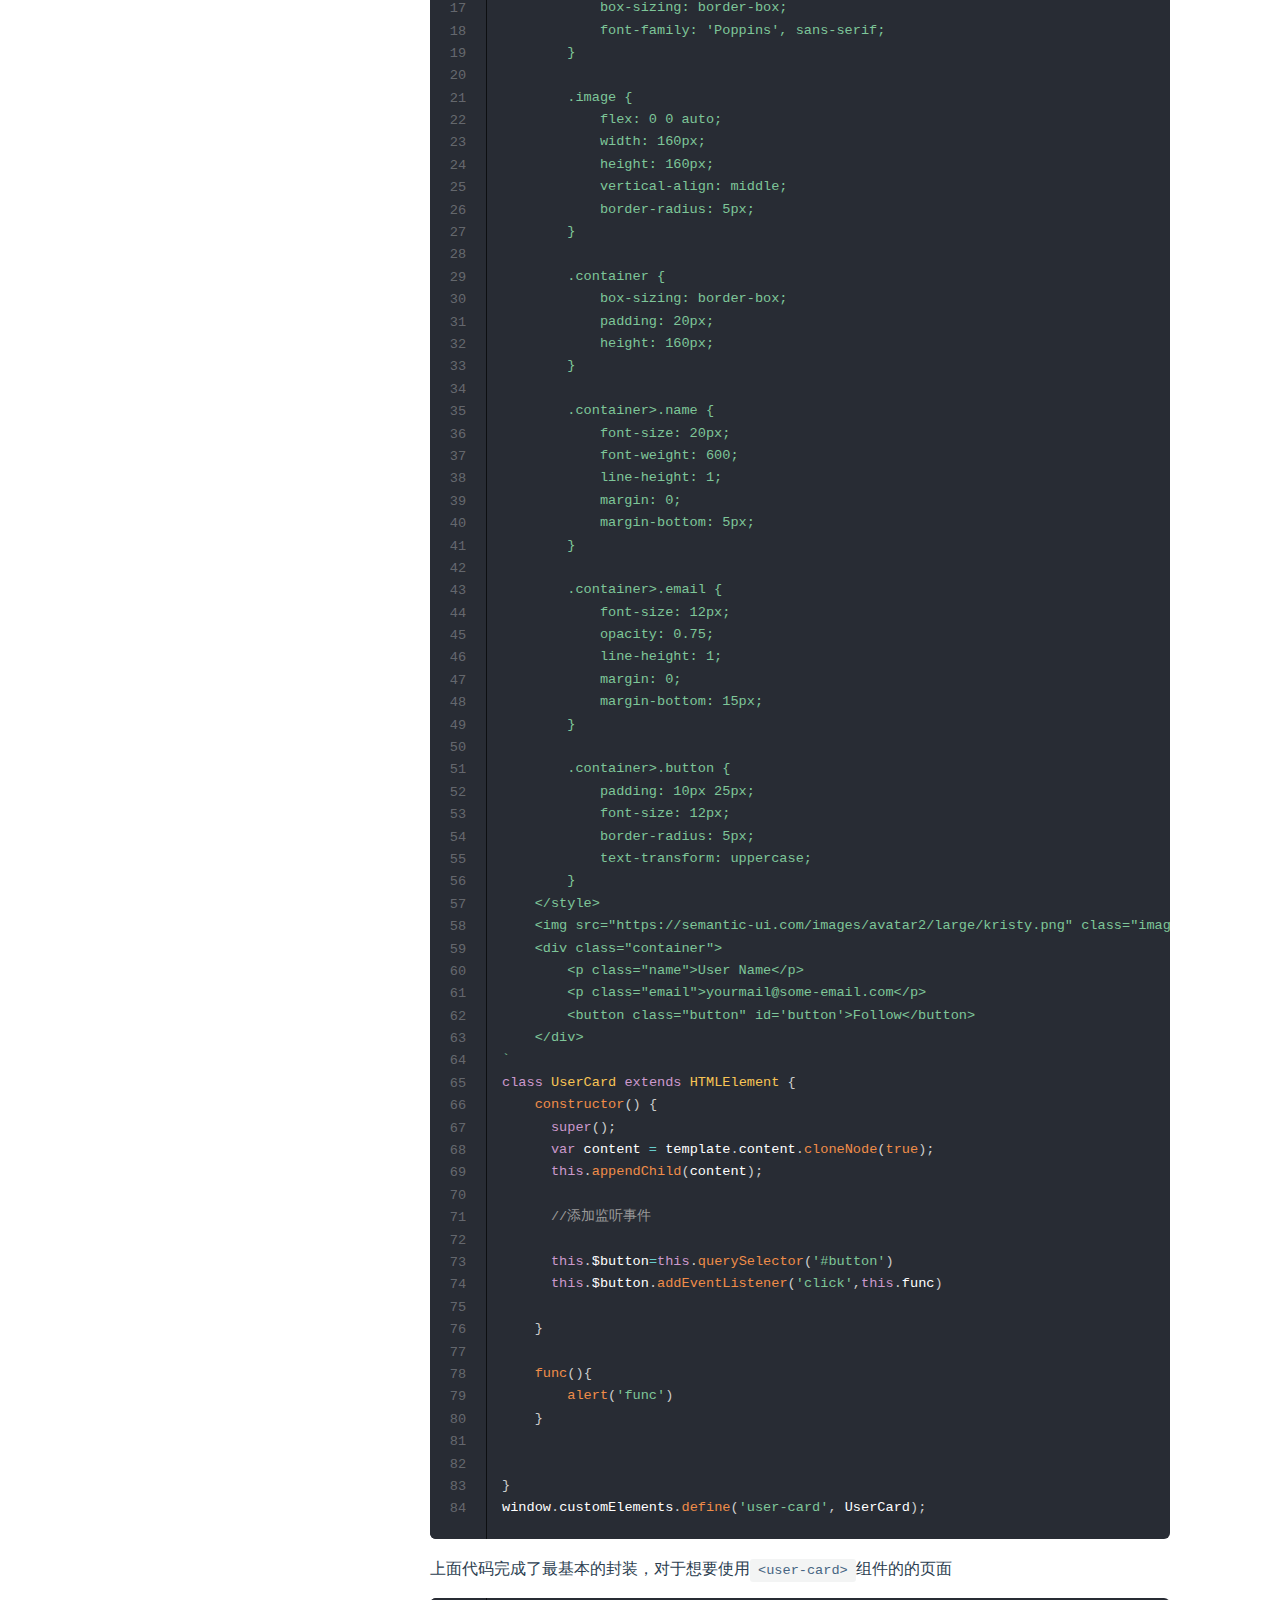
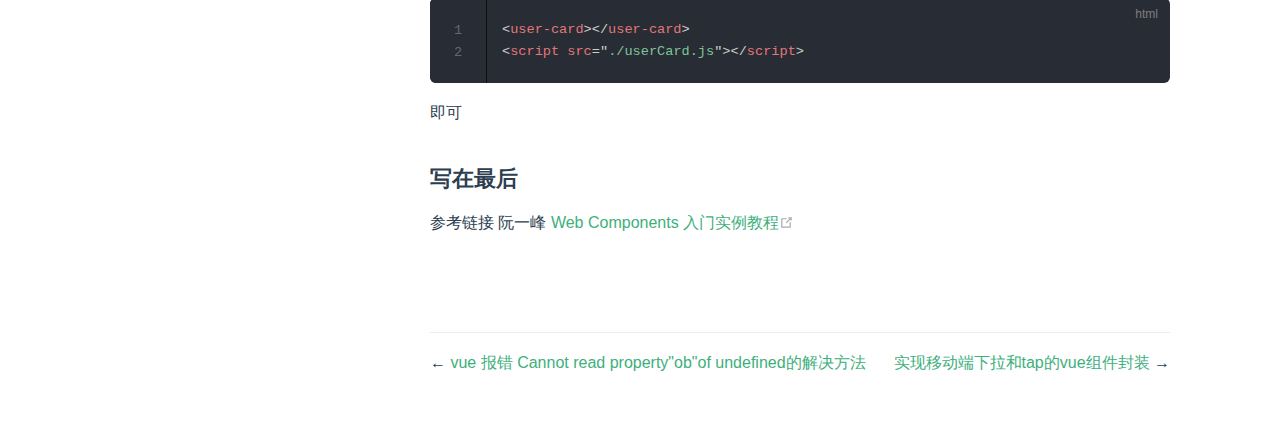
<file: 201910/WebComponents原生组件介绍.html>
<!DOCTYPE html>
<html lang="en-US">
  <head>
    <meta charset="utf-8">
    <meta name="viewport" content="width=device-width,initial-scale=1">
    <title>Web Components原生组件 介绍 | 前端技术博客</title>
    <meta name="description" content="Just playing around">
    <link rel="stylesheet" href="/assets/style.css">
    
    <link rel="preload" href="/assets/css/0.styles.027ca5ff.css" as="style"><link rel="preload" href="/assets/js/app.7eca1c3a.js" as="script"><link rel="preload" href="/assets/js/2.9e1f4d86.js" as="script"><link rel="preload" href="/assets/js/7.3d548f40.js" as="script"><link rel="prefetch" href="/assets/js/10.88ccff17.js"><link rel="prefetch" href="/assets/js/11.5c5a5bc4.js"><link rel="prefetch" href="/assets/js/12.27a5b1c3.js"><link rel="prefetch" href="/assets/js/13.8d36f452.js"><link rel="prefetch" href="/assets/js/14.b81aee6e.js"><link rel="prefetch" href="/assets/js/15.e560b397.js"><link rel="prefetch" href="/assets/js/16.32b881b4.js"><link rel="prefetch" href="/assets/js/17.1987dc64.js"><link rel="prefetch" href="/assets/js/18.3048f774.js"><link rel="prefetch" href="/assets/js/19.04b44549.js"><link rel="prefetch" href="/assets/js/20.413337b0.js"><link rel="prefetch" href="/assets/js/21.c14b9820.js"><link rel="prefetch" href="/assets/js/22.126719e1.js"><link rel="prefetch" href="/assets/js/23.5f8ad383.js"><link rel="prefetch" href="/assets/js/24.9fdd2e3c.js"><link rel="prefetch" href="/assets/js/25.d4b4d84d.js"><link rel="prefetch" href="/assets/js/26.86797c52.js"><link rel="prefetch" href="/assets/js/27.8df8b5f1.js"><link rel="prefetch" href="/assets/js/28.7bc62e7b.js"><link rel="prefetch" href="/assets/js/29.135b8851.js"><link rel="prefetch" href="/assets/js/3.517b7a5e.js"><link rel="prefetch" href="/assets/js/30.8f3aa855.js"><link rel="prefetch" href="/assets/js/31.74663d0b.js"><link rel="prefetch" href="/assets/js/32.b84d73d4.js"><link rel="prefetch" href="/assets/js/33.9bba04e0.js"><link rel="prefetch" href="/assets/js/34.bfb8343d.js"><link rel="prefetch" href="/assets/js/35.4fbf7f95.js"><link rel="prefetch" href="/assets/js/36.cec57120.js"><link rel="prefetch" href="/assets/js/37.aab004b9.js"><link rel="prefetch" href="/assets/js/38.a193c9bd.js"><link rel="prefetch" href="/assets/js/4.76d7033e.js"><link rel="prefetch" href="/assets/js/5.65fff53e.js"><link rel="prefetch" href="/assets/js/6.0d95a3e6.js"><link rel="prefetch" href="/assets/js/8.f1e18291.js"><link rel="prefetch" href="/assets/js/9.23878f7a.js">
    <link rel="stylesheet" href="/assets/css/0.styles.027ca5ff.css">
  </head>
  <body>
    <div id="app" data-server-rendered="true"><div class="theme-container"><header class="navbar"><div class="sidebar-button"><svg xmlns="http://www.w3.org/2000/svg" aria-hidden="true" role="img" viewBox="0 0 448 512" class="icon"><path fill="currentColor" d="M436 124H12c-6.627 0-12-5.373-12-12V80c0-6.627 5.373-12 12-12h424c6.627 0 12 5.373 12 12v32c0 6.627-5.373 12-12 12zm0 160H12c-6.627 0-12-5.373-12-12v-32c0-6.627 5.373-12 12-12h424c6.627 0 12 5.373 12 12v32c0 6.627-5.373 12-12 12zm0 160H12c-6.627 0-12-5.373-12-12v-32c0-6.627 5.373-12 12-12h424c6.627 0 12 5.373 12 12v32c0 6.627-5.373 12-12 12z"></path></svg></div> <a href="/" class="home-link router-link-active"><img src="/assets/img/logo.png" alt="前端技术博客" class="logo"> <span class="site-name can-hide">前端技术博客</span></a> <div class="links"><div class="search-box"><input aria-label="Search" autocomplete="off" spellcheck="false" value=""> <!----></div> <nav class="nav-links can-hide"><div class="nav-item"><a href="/" class="nav-link">首页</a></div><div class="nav-item"><a href="/start/" class="nav-link">博客</a></div> <!----></nav></div></header> <div class="sidebar-mask"></div> <aside class="sidebar"><nav class="nav-links"><div class="nav-item"><a href="/" class="nav-link">首页</a></div><div class="nav-item"><a href="/start/" class="nav-link">博客</a></div> <!----></nav>  <ul class="sidebar-links"><li><section class="sidebar-group depth-0"><p class="sidebar-heading"><span>写在前面</span> <!----></p> <ul class="sidebar-links sidebar-group-items"><li><a href="/start/" class="sidebar-link">写在最前面</a></li></ul></section></li><li><section class="sidebar-group collapsable depth-0"><p class="sidebar-heading open"><span>2019年10月整理</span> <span class="arrow down"></span></p> <ul class="sidebar-links sidebar-group-items"><li><a href="/201910/关于浏览器的一些知识总结（持续更新...）.html" class="sidebar-link">关于浏览器的一些知识总结（持续更新...）</a></li><li><a href="/201910/前端框架LayUI高级应用.html" class="sidebar-link">前端框架LayUI高级应用</a></li><li><a href="/201910/css变量教程.html" class="sidebar-link">css变量教程</a></li><li><a href="/201910/git 简单介绍.html" class="sidebar-link">git 简单介绍</a></li><li><a href="/201910/gnrok 内网转发.html" class="sidebar-link">gnrok 内网转发</a></li><li><a href="/201910/iView实现简i单的可编辑单元格.html" class="sidebar-link">iView实现简i单的可编辑单元格</a></li><li><a href="/201910/JavaScript函数式编程和链式优化.html" class="sidebar-link">JavaScript函数式编程和链式优化</a></li><li><a href="/201910/Nginx在windows下配置反向代理，实现跨域请求.html" class="sidebar-link">Nginx在windows下配置反向代理，实现跨域请求</a></li><li><a href="/201910/vue 报错的解决方法.html" class="sidebar-link">vue 报错 Cannot read property&quot;ob&quot;of undefined的解决方法</a></li><li><a href="/201910/WebComponents原生组件介绍.html" class="active sidebar-link">Web Components原生组件 介绍</a></li></ul></section></li><li><section class="sidebar-group collapsable depth-0"><p class="sidebar-heading"><span>2019年11月整理</span> <span class="arrow right"></span></p> <!----></section></li><li><section class="sidebar-group collapsable depth-0"><p class="sidebar-heading"><span>2019年12月整理</span> <span class="arrow right"></span></p> <!----></section></li><li><section class="sidebar-group collapsable depth-0"><p class="sidebar-heading"><span>2020年06月整理</span> <span class="arrow right"></span></p> <!----></section></li><li><section class="sidebar-group collapsable depth-0"><p class="sidebar-heading"><span>2020年11月整理</span> <span class="arrow right"></span></p> <!----></section></li></ul> </aside> <main class="page"> <div class="theme-default-content content__default"><h2 id="web-components原生组件-介绍"><a href="#web-components原生组件-介绍" class="header-anchor">#</a> Web Components原生组件 介绍</h2> <blockquote><p>组件是前端发展的方向，React和Vue都是组件框架，谁又能保证Vue不是下一个JQuery呢</p></blockquote> <p>在前端组件化日益盛行的今天，谷歌一直在推动浏览器原生组件<a href="https://www.webcomponents.org/introduction" target="_blank" rel="noopener noreferrer">Web Components API<svg xmlns="http://www.w3.org/2000/svg" aria-hidden="true" x="0px" y="0px" viewBox="0 0 100 100" width="15" height="15" class="icon outbound"><path fill="currentColor" d="M18.8,85.1h56l0,0c2.2,0,4-1.8,4-4v-32h-8v28h-48v-48h28v-8h-32l0,0c-2.2,0-4,1.8-4,4v56C14.8,83.3,16.6,85.1,18.8,85.1z"></path> <polygon fill="currentColor" points="45.7,48.7 51.3,54.3 77.2,28.5 77.2,37.2 85.2,37.2 85.2,14.9 62.8,14.9 62.8,22.9 71.5,22.9"></polygon></svg></a>，相比第三方框架，原生组件简单直接，不需要加载任何外部模块，代码量小。目前，它还在不断发展，查看<a href="https://caniuse.com/" target="_blank" rel="noopener noreferrer">Can I use<svg xmlns="http://www.w3.org/2000/svg" aria-hidden="true" x="0px" y="0px" viewBox="0 0 100 100" width="15" height="15" class="icon outbound"><path fill="currentColor" d="M18.8,85.1h56l0,0c2.2,0,4-1.8,4-4v-32h-8v28h-48v-48h28v-8h-32l0,0c-2.2,0-4,1.8-4,4v56C14.8,83.3,16.6,85.1,18.8,85.1z"></path> <polygon fill="currentColor" points="45.7,48.7 51.3,54.3 77.2,28.5 77.2,37.2 85.2,37.2 85.2,14.9 62.8,14.9 62.8,22.9 71.5,22.9"></polygon></svg></a> 查询浏览器兼容情况。</p> <h3 id="一、自定义元素"><a href="#一、自定义元素" class="header-anchor">#</a> 一、自定义元素</h3> <div class="language-html line-numbers-mode"><pre class="language-html"><code><span class="token tag"><span class="token tag"><span class="token punctuation">&lt;</span>user-card</span><span class="token punctuation">&gt;</span></span><span class="token tag"><span class="token tag"><span class="token punctuation">&lt;/</span>user-card</span><span class="token punctuation">&gt;</span></span>
</code></pre> <div class="line-numbers-wrapper"><span class="line-number">1</span><br></div></div><p>自定义元素也叫自定义html标签，根据规范自定义元素的名称必须包含连接线，用来区分原生html元素，所以<code>&lt;usercard&gt;</code>这样写是不合法的</p> <h3 id="二、定义组件"><a href="#二、定义组件" class="header-anchor">#</a> 二、定义组件</h3> <div class="language-javascript line-numbers-mode"><pre class="language-javascript"><code><span class="token keyword">class</span> <span class="token class-name">UserCard</span> <span class="token keyword">extends</span> <span class="token class-name">HTMLElement</span> <span class="token punctuation">{</span>
    <span class="token function">constructor</span><span class="token punctuation">(</span><span class="token punctuation">)</span> <span class="token punctuation">{</span>
        <span class="token keyword">super</span><span class="token punctuation">(</span><span class="token punctuation">)</span><span class="token punctuation">;</span>

        <span class="token keyword">var</span> image <span class="token operator">=</span> document<span class="token punctuation">.</span><span class="token function">createElement</span><span class="token punctuation">(</span><span class="token string">'img'</span><span class="token punctuation">)</span><span class="token punctuation">;</span>
        image<span class="token punctuation">.</span>src <span class="token operator">=</span> <span class="token string">'https://semantic-ui.com/images/avatar2/large/kristy.png'</span><span class="token punctuation">;</span>
        image<span class="token punctuation">.</span>classList<span class="token punctuation">.</span><span class="token function">add</span><span class="token punctuation">(</span><span class="token string">'image'</span><span class="token punctuation">)</span><span class="token punctuation">;</span>

        <span class="token keyword">var</span> container <span class="token operator">=</span> document<span class="token punctuation">.</span><span class="token function">createElement</span><span class="token punctuation">(</span><span class="token string">'div'</span><span class="token punctuation">)</span><span class="token punctuation">;</span>
        container<span class="token punctuation">.</span>classList<span class="token punctuation">.</span><span class="token function">add</span><span class="token punctuation">(</span><span class="token string">'container'</span><span class="token punctuation">)</span><span class="token punctuation">;</span>

        <span class="token keyword">var</span> name <span class="token operator">=</span> document<span class="token punctuation">.</span><span class="token function">createElement</span><span class="token punctuation">(</span><span class="token string">'p'</span><span class="token punctuation">)</span><span class="token punctuation">;</span>
        name<span class="token punctuation">.</span>classList<span class="token punctuation">.</span><span class="token function">add</span><span class="token punctuation">(</span><span class="token string">'name'</span><span class="token punctuation">)</span><span class="token punctuation">;</span>
        name<span class="token punctuation">.</span>innerText <span class="token operator">=</span> <span class="token string">'User Name'</span><span class="token punctuation">;</span>

        <span class="token keyword">var</span> email <span class="token operator">=</span> document<span class="token punctuation">.</span><span class="token function">createElement</span><span class="token punctuation">(</span><span class="token string">'p'</span><span class="token punctuation">)</span><span class="token punctuation">;</span>
        email<span class="token punctuation">.</span>classList<span class="token punctuation">.</span><span class="token function">add</span><span class="token punctuation">(</span><span class="token string">'email'</span><span class="token punctuation">)</span><span class="token punctuation">;</span>
        email<span class="token punctuation">.</span>innerText <span class="token operator">=</span> <span class="token string">'yourmail@some-email.com'</span><span class="token punctuation">;</span>

        <span class="token keyword">var</span> button <span class="token operator">=</span> document<span class="token punctuation">.</span><span class="token function">createElement</span><span class="token punctuation">(</span><span class="token string">'button'</span><span class="token punctuation">)</span><span class="token punctuation">;</span>
        button<span class="token punctuation">.</span>classList<span class="token punctuation">.</span><span class="token function">add</span><span class="token punctuation">(</span><span class="token string">'button'</span><span class="token punctuation">)</span><span class="token punctuation">;</span>
        button<span class="token punctuation">.</span>innerText <span class="token operator">=</span> <span class="token string">'Follow'</span><span class="token punctuation">;</span>

        container<span class="token punctuation">.</span><span class="token function">append</span><span class="token punctuation">(</span>name<span class="token punctuation">,</span> email<span class="token punctuation">,</span> button<span class="token punctuation">)</span><span class="token punctuation">;</span>
        <span class="token keyword">this</span><span class="token punctuation">.</span><span class="token function">append</span><span class="token punctuation">(</span>image<span class="token punctuation">,</span> container<span class="token punctuation">)</span><span class="token punctuation">;</span>
    <span class="token punctuation">}</span>
<span class="token punctuation">}</span>
</code></pre> <div class="line-numbers-wrapper"><span class="line-number">1</span><br><span class="line-number">2</span><br><span class="line-number">3</span><br><span class="line-number">4</span><br><span class="line-number">5</span><br><span class="line-number">6</span><br><span class="line-number">7</span><br><span class="line-number">8</span><br><span class="line-number">9</span><br><span class="line-number">10</span><br><span class="line-number">11</span><br><span class="line-number">12</span><br><span class="line-number">13</span><br><span class="line-number">14</span><br><span class="line-number">15</span><br><span class="line-number">16</span><br><span class="line-number">17</span><br><span class="line-number">18</span><br><span class="line-number">19</span><br><span class="line-number">20</span><br><span class="line-number">21</span><br><span class="line-number">22</span><br><span class="line-number">23</span><br><span class="line-number">24</span><br><span class="line-number">25</span><br><span class="line-number">26</span><br><span class="line-number">27</span><br></div></div><p>类 UserCard是定义好的组件，它的内部DOM结构都是用脚本生成的，很显然这样写很麻烦，下面介绍template写法</p> <div class="language-html line-numbers-mode"><pre class="language-html"><code><span class="token tag"><span class="token tag"><span class="token punctuation">&lt;</span>template</span> <span class="token attr-name">id</span><span class="token attr-value"><span class="token punctuation">=</span><span class="token punctuation">&quot;</span>userCardTemplate<span class="token punctuation">&quot;</span></span><span class="token punctuation">&gt;</span></span>
  <span class="token tag"><span class="token tag"><span class="token punctuation">&lt;</span>img</span> <span class="token attr-name">src</span><span class="token attr-value"><span class="token punctuation">=</span><span class="token punctuation">&quot;</span>https://semantic-ui.com/images/avatar2/large/kristy.png<span class="token punctuation">&quot;</span></span> <span class="token attr-name">class</span><span class="token attr-value"><span class="token punctuation">=</span><span class="token punctuation">&quot;</span>image<span class="token punctuation">&quot;</span></span><span class="token punctuation">&gt;</span></span>
  <span class="token tag"><span class="token tag"><span class="token punctuation">&lt;</span>div</span> <span class="token attr-name">class</span><span class="token attr-value"><span class="token punctuation">=</span><span class="token punctuation">&quot;</span>container<span class="token punctuation">&quot;</span></span><span class="token punctuation">&gt;</span></span>
    <span class="token tag"><span class="token tag"><span class="token punctuation">&lt;</span>p</span> <span class="token attr-name">class</span><span class="token attr-value"><span class="token punctuation">=</span><span class="token punctuation">&quot;</span>name<span class="token punctuation">&quot;</span></span><span class="token punctuation">&gt;</span></span>User Name<span class="token tag"><span class="token tag"><span class="token punctuation">&lt;/</span>p</span><span class="token punctuation">&gt;</span></span>
    <span class="token tag"><span class="token tag"><span class="token punctuation">&lt;</span>p</span> <span class="token attr-name">class</span><span class="token attr-value"><span class="token punctuation">=</span><span class="token punctuation">&quot;</span>email<span class="token punctuation">&quot;</span></span><span class="token punctuation">&gt;</span></span>yourmail@some-email.com<span class="token tag"><span class="token tag"><span class="token punctuation">&lt;/</span>p</span><span class="token punctuation">&gt;</span></span>
    <span class="token tag"><span class="token tag"><span class="token punctuation">&lt;</span>button</span> <span class="token attr-name">class</span><span class="token attr-value"><span class="token punctuation">=</span><span class="token punctuation">&quot;</span>button<span class="token punctuation">&quot;</span></span><span class="token punctuation">&gt;</span></span>Follow<span class="token tag"><span class="token tag"><span class="token punctuation">&lt;/</span>button</span><span class="token punctuation">&gt;</span></span>
  <span class="token tag"><span class="token tag"><span class="token punctuation">&lt;/</span>div</span><span class="token punctuation">&gt;</span></span>
<span class="token tag"><span class="token tag"><span class="token punctuation">&lt;/</span>template</span><span class="token punctuation">&gt;</span></span>
</code></pre> <div class="line-numbers-wrapper"><span class="line-number">1</span><br><span class="line-number">2</span><br><span class="line-number">3</span><br><span class="line-number">4</span><br><span class="line-number">5</span><br><span class="line-number">6</span><br><span class="line-number">7</span><br><span class="line-number">8</span><br></div></div><div class="language-javascript line-numbers-mode"><pre class="language-javascript"><code><span class="token keyword">class</span> <span class="token class-name">UserCard</span> <span class="token keyword">extends</span> <span class="token class-name">HTMLElement</span> <span class="token punctuation">{</span>
    <span class="token function">constructor</span><span class="token punctuation">(</span><span class="token punctuation">)</span> <span class="token punctuation">{</span>
      <span class="token keyword">super</span><span class="token punctuation">(</span><span class="token punctuation">)</span><span class="token punctuation">;</span>
  
      <span class="token keyword">var</span> templateElem <span class="token operator">=</span> document<span class="token punctuation">.</span><span class="token function">getElementById</span><span class="token punctuation">(</span><span class="token string">'userCardTemplate'</span><span class="token punctuation">)</span><span class="token punctuation">;</span>
      <span class="token keyword">var</span> content <span class="token operator">=</span> templateElem<span class="token punctuation">.</span>content<span class="token punctuation">.</span><span class="token function">cloneNode</span><span class="token punctuation">(</span><span class="token boolean">true</span><span class="token punctuation">)</span><span class="token punctuation">;</span>
      <span class="token keyword">this</span><span class="token punctuation">.</span><span class="token function">appendChild</span><span class="token punctuation">(</span>content<span class="token punctuation">)</span><span class="token punctuation">;</span>  <span class="token comment">//this代表组件实例 </span>
    <span class="token punctuation">}</span>
<span class="token punctuation">}</span> 

</code></pre> <div class="line-numbers-wrapper"><span class="line-number">1</span><br><span class="line-number">2</span><br><span class="line-number">3</span><br><span class="line-number">4</span><br><span class="line-number">5</span><br><span class="line-number">6</span><br><span class="line-number">7</span><br><span class="line-number">8</span><br><span class="line-number">9</span><br><span class="line-number">10</span><br></div></div><p>上面代码，获取模板节点以后，克隆它所有子元素，因为要实现复用组件，所有不能用innerHTML获取子元素，这会导致子元素的移动</p> <h3 id="三、使用组件"><a href="#三、使用组件" class="header-anchor">#</a> 三、使用组件</h3> <p>熟悉Vue开发的都知道，使用该组件第一步都是要在父组件中注册该组件，类似的，浏览器原生实现了customElements.define()方法，告诉浏览器<code>&lt;user-card&gt;</code> 这个元素与哪个类关联</p> <div class="language- line-numbers-mode"><pre class="language-text"><code>window.customElements.define('user-card',UserCard)
</code></pre> <div class="line-numbers-wrapper"><span class="line-number">1</span><br></div></div><p>这样就可以使用<code>&lt;user-card&gt;</code>元素了，浏览器就会渲染出内容</p> <h3 id="四、添加样式"><a href="#四、添加样式" class="header-anchor">#</a> 四、添加样式</h3> <p>自定义元素还没有写css样式，可以指定全局样式，但是样式应该与对应组件封装在一起，不影响外部，只在组件内有效。所以，可以把样式写在模板里面</p> <div class="language- line-numbers-mode"><pre class="language-text"><code>&lt;template id=&quot;userCardTemplate&quot;&gt; 
	 &lt;style&gt;
   :host {
     display: flex;
     align-items: center;
     width: 450px;
     height: 180px;
     background-color: #d4d4d4;
     border: 1px solid #d5d5d5;
     box-shadow: 1px 1px 5px rgba(0, 0, 0, 0.1);
     border-radius: 3px;
     overflow: hidden;
     padding: 10px;
     box-sizing: border-box;
     font-family: 'Poppins', sans-serif;
   }
   .image {
     flex: 0 0 auto;
     width: 160px;
     height: 160px;
     vertical-align: middle;
     border-radius: 5px;
   }
   .container {
     box-sizing: border-box;
     padding: 20px;
     height: 160px;
   }
   .container &gt; .name {
     font-size: 20px;
     font-weight: 600;
     line-height: 1;
     margin: 0;
     margin-bottom: 5px;
   }
   .container &gt; .email {
     font-size: 12px;
     opacity: 0.75;
     line-height: 1;
     margin: 0;
     margin-bottom: 15px;
   }
   .container &gt; .button {
     padding: 10px 25px;
     font-size: 12px;
     border-radius: 5px;
     text-transform: uppercase;
   }
  &lt;/style&gt;
  
   &lt;img src=&quot;https://semantic-ui.com/images/avatar2/large/kristy.png&quot;  class=&quot;image&quot;&gt;
  &lt;div class=&quot;container&quot;&gt;
    &lt;p class=&quot;name&quot;&gt;User Name&lt;/p&gt;
    &lt;p class=&quot;email&quot;&gt;yourmail@some-email.com&lt;/p&gt;
    &lt;button class=&quot;button&quot;&gt;Follow&lt;/button&gt;
  &lt;/div&gt;
&lt;/template&gt;
</code></pre> <div class="line-numbers-wrapper"><span class="line-number">1</span><br><span class="line-number">2</span><br><span class="line-number">3</span><br><span class="line-number">4</span><br><span class="line-number">5</span><br><span class="line-number">6</span><br><span class="line-number">7</span><br><span class="line-number">8</span><br><span class="line-number">9</span><br><span class="line-number">10</span><br><span class="line-number">11</span><br><span class="line-number">12</span><br><span class="line-number">13</span><br><span class="line-number">14</span><br><span class="line-number">15</span><br><span class="line-number">16</span><br><span class="line-number">17</span><br><span class="line-number">18</span><br><span class="line-number">19</span><br><span class="line-number">20</span><br><span class="line-number">21</span><br><span class="line-number">22</span><br><span class="line-number">23</span><br><span class="line-number">24</span><br><span class="line-number">25</span><br><span class="line-number">26</span><br><span class="line-number">27</span><br><span class="line-number">28</span><br><span class="line-number">29</span><br><span class="line-number">30</span><br><span class="line-number">31</span><br><span class="line-number">32</span><br><span class="line-number">33</span><br><span class="line-number">34</span><br><span class="line-number">35</span><br><span class="line-number">36</span><br><span class="line-number">37</span><br><span class="line-number">38</span><br><span class="line-number">39</span><br><span class="line-number">40</span><br><span class="line-number">41</span><br><span class="line-number">42</span><br><span class="line-number">43</span><br><span class="line-number">44</span><br><span class="line-number">45</span><br><span class="line-number">46</span><br><span class="line-number">47</span><br><span class="line-number">48</span><br><span class="line-number">49</span><br><span class="line-number">50</span><br><span class="line-number">51</span><br><span class="line-number">52</span><br><span class="line-number">53</span><br><span class="line-number">54</span><br><span class="line-number">55</span><br><span class="line-number">56</span><br><span class="line-number">57</span><br></div></div><p>样式代码中:host指自定义元素本身，即该组件的跟元素</p> <h3 id="五、组件的扩展"><a href="#五、组件的扩展" class="header-anchor">#</a> 五、组件的扩展</h3> <p><strong>1. 事件交互</strong></p> <p>userCard是一个静态组件，如果要实现事件交互，也很简单</p> <div class="language-javascript line-numbers-mode"><pre class="language-javascript"><code><span class="token keyword">class</span> <span class="token class-name">UserCard</span> <span class="token keyword">extends</span> <span class="token class-name">HTMLElement</span> <span class="token punctuation">{</span>
    <span class="token function">constructor</span><span class="token punctuation">(</span><span class="token punctuation">)</span> <span class="token punctuation">{</span>
      <span class="token keyword">super</span><span class="token punctuation">(</span><span class="token punctuation">)</span><span class="token punctuation">;</span>
  
      <span class="token keyword">var</span> templateElem <span class="token operator">=</span> document<span class="token punctuation">.</span><span class="token function">getElementById</span><span class="token punctuation">(</span><span class="token string">'userCardTemplate'</span><span class="token punctuation">)</span><span class="token punctuation">;</span>
      <span class="token keyword">var</span> content <span class="token operator">=</span> templateElem<span class="token punctuation">.</span>content<span class="token punctuation">.</span><span class="token function">cloneNode</span><span class="token punctuation">(</span><span class="token boolean">true</span><span class="token punctuation">)</span><span class="token punctuation">;</span>
      <span class="token keyword">this</span><span class="token punctuation">.</span><span class="token function">appendChild</span><span class="token punctuation">(</span>content<span class="token punctuation">)</span><span class="token punctuation">;</span>
      
      <span class="token comment">//添加监听事件</span>
      <span class="token keyword">this</span><span class="token punctuation">.</span>$button<span class="token operator">=</span><span class="token keyword">this</span><span class="token punctuation">.</span><span class="token function">querySelector</span><span class="token punctuation">(</span><span class="token string">'button'</span><span class="token punctuation">)</span>
      <span class="token keyword">this</span><span class="token punctuation">.</span>$button<span class="token punctuation">.</span><span class="token function">addEventListener</span><span class="token punctuation">(</span><span class="token string">'click'</span><span class="token punctuation">,</span><span class="token keyword">this</span><span class="token punctuation">.</span>func<span class="token punctuation">)</span>
    
    <span class="token punctuation">}</span>

    <span class="token function">func</span><span class="token punctuation">(</span><span class="token punctuation">)</span><span class="token punctuation">{</span>
        <span class="token function">alert</span><span class="token punctuation">(</span><span class="token string">'func'</span><span class="token punctuation">)</span>
    <span class="token punctuation">}</span>
<span class="token punctuation">}</span>  
</code></pre> <div class="line-numbers-wrapper"><span class="line-number">1</span><br><span class="line-number">2</span><br><span class="line-number">3</span><br><span class="line-number">4</span><br><span class="line-number">5</span><br><span class="line-number">6</span><br><span class="line-number">7</span><br><span class="line-number">8</span><br><span class="line-number">9</span><br><span class="line-number">10</span><br><span class="line-number">11</span><br><span class="line-number">12</span><br><span class="line-number">13</span><br><span class="line-number">14</span><br><span class="line-number">15</span><br><span class="line-number">16</span><br><span class="line-number">17</span><br><span class="line-number">18</span><br></div></div><p>this代表<code>&lt;user-card&gt;</code>元素实例</p> <p><strong>2. 组件封装</strong></p> <p>上面的<code>&lt;template&gt;</code>是写在页面中的，下面的写法把<code>&lt;template&gt;</code>写在userCard.js文件中，封装成单独的组件，页面当中引入即可使用</p> <div class="language-javascript line-numbers-mode"><pre class="language-javascript"><code><span class="token comment">// userCard.js</span>
<span class="token keyword">const</span> template <span class="token operator">=</span> document<span class="token punctuation">.</span><span class="token function">createElement</span><span class="token punctuation">(</span><span class="token string">'template'</span><span class="token punctuation">)</span><span class="token punctuation">;</span>

template<span class="token punctuation">.</span>innerHTML <span class="token operator">=</span><span class="token template-string"><span class="token template-punctuation string">`</span><span class="token string">
 &lt;style&gt;
        :host {
            display: flex;
            align-items: center;
            width: 450px;
            height: 180px;
            background-color: #d4d4d4;
            border: 1px solid #d5d5d5;
            box-shadow: 1px 1px 5px rgba(0, 0, 0, 0.1);
            border-radius: 3px;
            overflow: hidden;
            padding: 10px;
            box-sizing: border-box;
            font-family: 'Poppins', sans-serif;
        }

        .image {
            flex: 0 0 auto;
            width: 160px;
            height: 160px;
            vertical-align: middle;
            border-radius: 5px;
        }

        .container {
            box-sizing: border-box;
            padding: 20px;
            height: 160px;
        }

        .container&gt;.name {
            font-size: 20px;
            font-weight: 600;
            line-height: 1;
            margin: 0;
            margin-bottom: 5px;
        }

        .container&gt;.email {
            font-size: 12px;
            opacity: 0.75;
            line-height: 1;
            margin: 0;
            margin-bottom: 15px;
        }

        .container&gt;.button {
            padding: 10px 25px;
            font-size: 12px;
            border-radius: 5px;
            text-transform: uppercase;
        }
    &lt;/style&gt;
    &lt;img src=&quot;https://semantic-ui.com/images/avatar2/large/kristy.png&quot; class=&quot;image&quot;&gt;
    &lt;div class=&quot;container&quot;&gt;
        &lt;p class=&quot;name&quot;&gt;User Name&lt;/p&gt;
        &lt;p class=&quot;email&quot;&gt;yourmail@some-email.com&lt;/p&gt;
        &lt;button class=&quot;button&quot; id='button'&gt;Follow&lt;/button&gt;
    &lt;/div&gt;
</span><span class="token template-punctuation string">`</span></span>
<span class="token keyword">class</span> <span class="token class-name">UserCard</span> <span class="token keyword">extends</span> <span class="token class-name">HTMLElement</span> <span class="token punctuation">{</span>
    <span class="token function">constructor</span><span class="token punctuation">(</span><span class="token punctuation">)</span> <span class="token punctuation">{</span>
      <span class="token keyword">super</span><span class="token punctuation">(</span><span class="token punctuation">)</span><span class="token punctuation">;</span>
      <span class="token keyword">var</span> content <span class="token operator">=</span> template<span class="token punctuation">.</span>content<span class="token punctuation">.</span><span class="token function">cloneNode</span><span class="token punctuation">(</span><span class="token boolean">true</span><span class="token punctuation">)</span><span class="token punctuation">;</span>
      <span class="token keyword">this</span><span class="token punctuation">.</span><span class="token function">appendChild</span><span class="token punctuation">(</span>content<span class="token punctuation">)</span><span class="token punctuation">;</span>
      
      <span class="token comment">//添加监听事件</span>
     
      <span class="token keyword">this</span><span class="token punctuation">.</span>$button<span class="token operator">=</span><span class="token keyword">this</span><span class="token punctuation">.</span><span class="token function">querySelector</span><span class="token punctuation">(</span><span class="token string">'#button'</span><span class="token punctuation">)</span>
      <span class="token keyword">this</span><span class="token punctuation">.</span>$button<span class="token punctuation">.</span><span class="token function">addEventListener</span><span class="token punctuation">(</span><span class="token string">'click'</span><span class="token punctuation">,</span><span class="token keyword">this</span><span class="token punctuation">.</span>func<span class="token punctuation">)</span>
    
    <span class="token punctuation">}</span>

    <span class="token function">func</span><span class="token punctuation">(</span><span class="token punctuation">)</span><span class="token punctuation">{</span>
        <span class="token function">alert</span><span class="token punctuation">(</span><span class="token string">'func'</span><span class="token punctuation">)</span>
    <span class="token punctuation">}</span>
 
        
<span class="token punctuation">}</span> 
window<span class="token punctuation">.</span>customElements<span class="token punctuation">.</span><span class="token function">define</span><span class="token punctuation">(</span><span class="token string">'user-card'</span><span class="token punctuation">,</span> UserCard<span class="token punctuation">)</span><span class="token punctuation">;</span>
</code></pre> <div class="line-numbers-wrapper"><span class="line-number">1</span><br><span class="line-number">2</span><br><span class="line-number">3</span><br><span class="line-number">4</span><br><span class="line-number">5</span><br><span class="line-number">6</span><br><span class="line-number">7</span><br><span class="line-number">8</span><br><span class="line-number">9</span><br><span class="line-number">10</span><br><span class="line-number">11</span><br><span class="line-number">12</span><br><span class="line-number">13</span><br><span class="line-number">14</span><br><span class="line-number">15</span><br><span class="line-number">16</span><br><span class="line-number">17</span><br><span class="line-number">18</span><br><span class="line-number">19</span><br><span class="line-number">20</span><br><span class="line-number">21</span><br><span class="line-number">22</span><br><span class="line-number">23</span><br><span class="line-number">24</span><br><span class="line-number">25</span><br><span class="line-number">26</span><br><span class="line-number">27</span><br><span class="line-number">28</span><br><span class="line-number">29</span><br><span class="line-number">30</span><br><span class="line-number">31</span><br><span class="line-number">32</span><br><span class="line-number">33</span><br><span class="line-number">34</span><br><span class="line-number">35</span><br><span class="line-number">36</span><br><span class="line-number">37</span><br><span class="line-number">38</span><br><span class="line-number">39</span><br><span class="line-number">40</span><br><span class="line-number">41</span><br><span class="line-number">42</span><br><span class="line-number">43</span><br><span class="line-number">44</span><br><span class="line-number">45</span><br><span class="line-number">46</span><br><span class="line-number">47</span><br><span class="line-number">48</span><br><span class="line-number">49</span><br><span class="line-number">50</span><br><span class="line-number">51</span><br><span class="line-number">52</span><br><span class="line-number">53</span><br><span class="line-number">54</span><br><span class="line-number">55</span><br><span class="line-number">56</span><br><span class="line-number">57</span><br><span class="line-number">58</span><br><span class="line-number">59</span><br><span class="line-number">60</span><br><span class="line-number">61</span><br><span class="line-number">62</span><br><span class="line-number">63</span><br><span class="line-number">64</span><br><span class="line-number">65</span><br><span class="line-number">66</span><br><span class="line-number">67</span><br><span class="line-number">68</span><br><span class="line-number">69</span><br><span class="line-number">70</span><br><span class="line-number">71</span><br><span class="line-number">72</span><br><span class="line-number">73</span><br><span class="line-number">74</span><br><span class="line-number">75</span><br><span class="line-number">76</span><br><span class="line-number">77</span><br><span class="line-number">78</span><br><span class="line-number">79</span><br><span class="line-number">80</span><br><span class="line-number">81</span><br><span class="line-number">82</span><br><span class="line-number">83</span><br><span class="line-number">84</span><br></div></div><p>上面代码完成了最基本的封装，对于想要使用<code>&lt;user-card&gt;</code>组件的的页面</p> <div class="language-html line-numbers-mode"><pre class="language-html"><code><span class="token tag"><span class="token tag"><span class="token punctuation">&lt;</span>user-card</span><span class="token punctuation">&gt;</span></span><span class="token tag"><span class="token tag"><span class="token punctuation">&lt;/</span>user-card</span><span class="token punctuation">&gt;</span></span>
<span class="token tag"><span class="token tag"><span class="token punctuation">&lt;</span>script</span> <span class="token attr-name">src</span><span class="token attr-value"><span class="token punctuation">=</span><span class="token punctuation">&quot;</span>./userCard.js<span class="token punctuation">&quot;</span></span><span class="token punctuation">&gt;</span></span><span class="token script"></span><span class="token tag"><span class="token tag"><span class="token punctuation">&lt;/</span>script</span><span class="token punctuation">&gt;</span></span>
</code></pre> <div class="line-numbers-wrapper"><span class="line-number">1</span><br><span class="line-number">2</span><br></div></div><p>即可</p> <h3 id="写在最后"><a href="#写在最后" class="header-anchor">#</a> <strong>写在最后</strong></h3> <p>参考链接 阮一峰 <a href="http://www.ruanyifeng.com/blog/2019/08/web_components.html" target="_blank" rel="noopener noreferrer">Web Components 入门实例教程<svg xmlns="http://www.w3.org/2000/svg" aria-hidden="true" x="0px" y="0px" viewBox="0 0 100 100" width="15" height="15" class="icon outbound"><path fill="currentColor" d="M18.8,85.1h56l0,0c2.2,0,4-1.8,4-4v-32h-8v28h-48v-48h28v-8h-32l0,0c-2.2,0-4,1.8-4,4v56C14.8,83.3,16.6,85.1,18.8,85.1z"></path> <polygon fill="currentColor" points="45.7,48.7 51.3,54.3 77.2,28.5 77.2,37.2 85.2,37.2 85.2,14.9 62.8,14.9 62.8,22.9 71.5,22.9"></polygon></svg></a></p></div> <footer class="page-edit"><!----> <!----></footer> <div class="page-nav"><p class="inner"><span class="prev">
      ←
      <a href="/201910/vue 报错的解决方法.html" class="prev">vue 报错 Cannot read property&quot;ob&quot;of undefined的解决方法</a></span> <span class="next"><a href="/201911/基于scroll-better实现移动端下拉和tap的vue组件封装.html">实现移动端下拉和tap的vue组件封装</a>
      →
    </span></p></div> </main></div><div class="global-ui"></div></div>
    <script src="/assets/js/app.7eca1c3a.js" defer></script><script src="/assets/js/2.9e1f4d86.js" defer></script><script src="/assets/js/7.3d548f40.js" defer></script>
  </body>
</html>
</file>
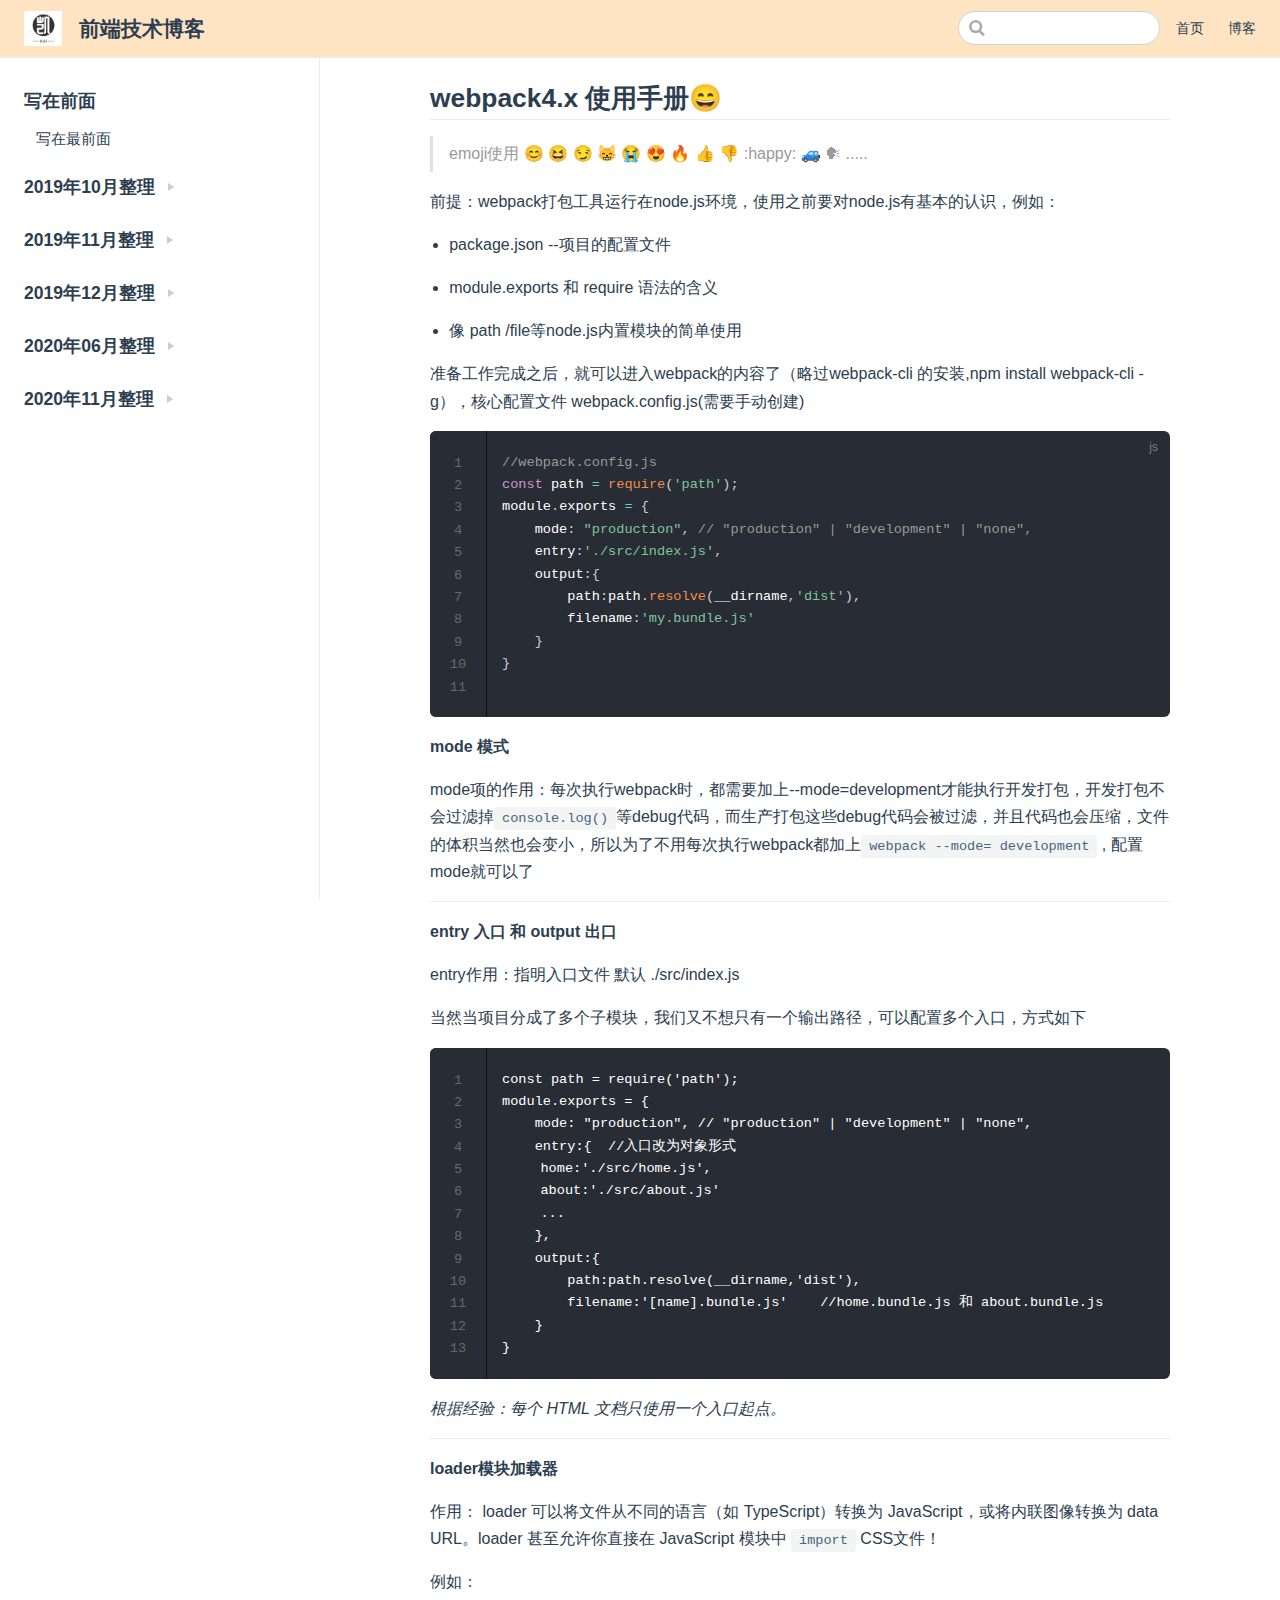
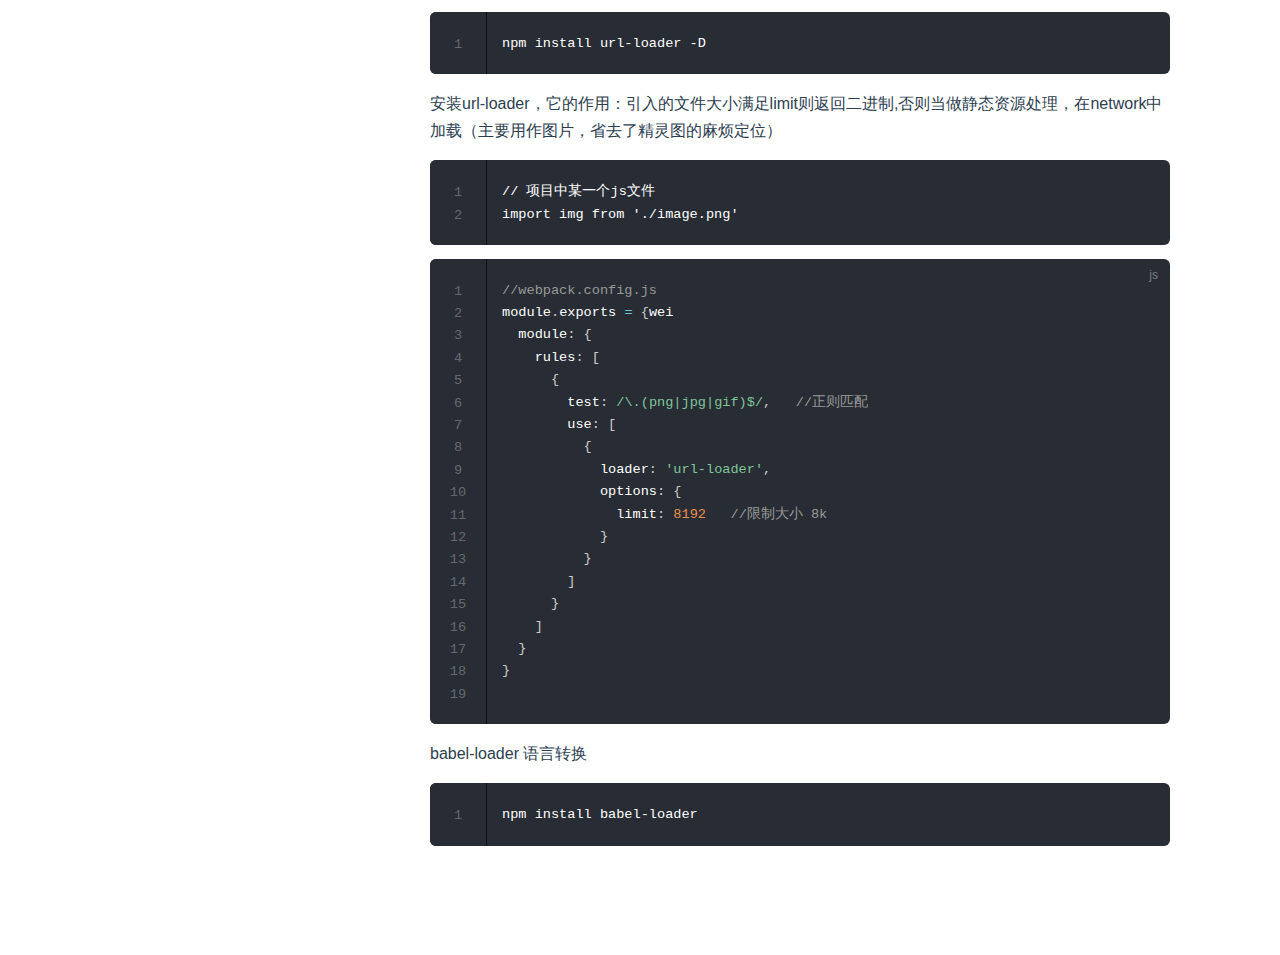
<file: 201910/webpack4.x 使用手册.html>
<!DOCTYPE html>
<html lang="en-US">
  <head>
    <meta charset="utf-8">
    <meta name="viewport" content="width=device-width,initial-scale=1">
    <title>webpack4.x 使用手册😄 | 前端技术博客</title>
    <meta name="description" content="Just playing around">
    <link rel="stylesheet" href="/assets/style.css">
    
    <link rel="preload" href="/assets/css/0.styles.027ca5ff.css" as="style"><link rel="preload" href="/assets/js/app.7eca1c3a.js" as="script"><link rel="preload" href="/assets/js/2.9e1f4d86.js" as="script"><link rel="preload" href="/assets/js/13.8d36f452.js" as="script"><link rel="prefetch" href="/assets/js/10.88ccff17.js"><link rel="prefetch" href="/assets/js/11.5c5a5bc4.js"><link rel="prefetch" href="/assets/js/12.27a5b1c3.js"><link rel="prefetch" href="/assets/js/14.b81aee6e.js"><link rel="prefetch" href="/assets/js/15.e560b397.js"><link rel="prefetch" href="/assets/js/16.32b881b4.js"><link rel="prefetch" href="/assets/js/17.1987dc64.js"><link rel="prefetch" href="/assets/js/18.3048f774.js"><link rel="prefetch" href="/assets/js/19.04b44549.js"><link rel="prefetch" href="/assets/js/20.413337b0.js"><link rel="prefetch" href="/assets/js/21.c14b9820.js"><link rel="prefetch" href="/assets/js/22.126719e1.js"><link rel="prefetch" href="/assets/js/23.5f8ad383.js"><link rel="prefetch" href="/assets/js/24.9fdd2e3c.js"><link rel="prefetch" href="/assets/js/25.d4b4d84d.js"><link rel="prefetch" href="/assets/js/26.86797c52.js"><link rel="prefetch" href="/assets/js/27.8df8b5f1.js"><link rel="prefetch" href="/assets/js/28.7bc62e7b.js"><link rel="prefetch" href="/assets/js/29.135b8851.js"><link rel="prefetch" href="/assets/js/3.517b7a5e.js"><link rel="prefetch" href="/assets/js/30.8f3aa855.js"><link rel="prefetch" href="/assets/js/31.74663d0b.js"><link rel="prefetch" href="/assets/js/32.b84d73d4.js"><link rel="prefetch" href="/assets/js/33.9bba04e0.js"><link rel="prefetch" href="/assets/js/34.bfb8343d.js"><link rel="prefetch" href="/assets/js/35.4fbf7f95.js"><link rel="prefetch" href="/assets/js/36.cec57120.js"><link rel="prefetch" href="/assets/js/37.aab004b9.js"><link rel="prefetch" href="/assets/js/38.a193c9bd.js"><link rel="prefetch" href="/assets/js/4.76d7033e.js"><link rel="prefetch" href="/assets/js/5.65fff53e.js"><link rel="prefetch" href="/assets/js/6.0d95a3e6.js"><link rel="prefetch" href="/assets/js/7.3d548f40.js"><link rel="prefetch" href="/assets/js/8.f1e18291.js"><link rel="prefetch" href="/assets/js/9.23878f7a.js">
    <link rel="stylesheet" href="/assets/css/0.styles.027ca5ff.css">
  </head>
  <body>
    <div id="app" data-server-rendered="true"><div class="theme-container"><header class="navbar"><div class="sidebar-button"><svg xmlns="http://www.w3.org/2000/svg" aria-hidden="true" role="img" viewBox="0 0 448 512" class="icon"><path fill="currentColor" d="M436 124H12c-6.627 0-12-5.373-12-12V80c0-6.627 5.373-12 12-12h424c6.627 0 12 5.373 12 12v32c0 6.627-5.373 12-12 12zm0 160H12c-6.627 0-12-5.373-12-12v-32c0-6.627 5.373-12 12-12h424c6.627 0 12 5.373 12 12v32c0 6.627-5.373 12-12 12zm0 160H12c-6.627 0-12-5.373-12-12v-32c0-6.627 5.373-12 12-12h424c6.627 0 12 5.373 12 12v32c0 6.627-5.373 12-12 12z"></path></svg></div> <a href="/" class="home-link router-link-active"><img src="/assets/img/logo.png" alt="前端技术博客" class="logo"> <span class="site-name can-hide">前端技术博客</span></a> <div class="links"><div class="search-box"><input aria-label="Search" autocomplete="off" spellcheck="false" value=""> <!----></div> <nav class="nav-links can-hide"><div class="nav-item"><a href="/" class="nav-link">首页</a></div><div class="nav-item"><a href="/start/" class="nav-link">博客</a></div> <!----></nav></div></header> <div class="sidebar-mask"></div> <aside class="sidebar"><nav class="nav-links"><div class="nav-item"><a href="/" class="nav-link">首页</a></div><div class="nav-item"><a href="/start/" class="nav-link">博客</a></div> <!----></nav>  <ul class="sidebar-links"><li><section class="sidebar-group depth-0"><p class="sidebar-heading open"><span>写在前面</span> <!----></p> <ul class="sidebar-links sidebar-group-items"><li><a href="/start/" class="sidebar-link">写在最前面</a></li></ul></section></li><li><section class="sidebar-group collapsable depth-0"><p class="sidebar-heading"><span>2019年10月整理</span> <span class="arrow right"></span></p> <!----></section></li><li><section class="sidebar-group collapsable depth-0"><p class="sidebar-heading"><span>2019年11月整理</span> <span class="arrow right"></span></p> <!----></section></li><li><section class="sidebar-group collapsable depth-0"><p class="sidebar-heading"><span>2019年12月整理</span> <span class="arrow right"></span></p> <!----></section></li><li><section class="sidebar-group collapsable depth-0"><p class="sidebar-heading"><span>2020年06月整理</span> <span class="arrow right"></span></p> <!----></section></li><li><section class="sidebar-group collapsable depth-0"><p class="sidebar-heading"><span>2020年11月整理</span> <span class="arrow right"></span></p> <!----></section></li></ul> </aside> <main class="page"> <div class="theme-default-content content__default"><h2 id="webpack4-x-使用手册"><a href="#webpack4-x-使用手册" class="header-anchor">#</a> webpack4.x 使用手册😄</h2> <blockquote><p>emoji使用 😊 😆 😏 😸 😭 😍 🔥 👍 👎  :happy: 🚙 🗣 .....</p></blockquote> <p>前提：webpack打包工具运行在node.js环境，使用之前要对node.js有基本的认识，例如：</p> <ul><li><p>package.json --项目的配置文件</p></li> <li><p>module.exports 和 require 语法的含义</p></li> <li><p>像 path /file等node.js内置模块的简单使用</p></li></ul> <p>准备工作完成之后，就可以进入webpack的内容了（略过webpack-cli 的安装,npm install webpack-cli -g），核心配置文件 webpack.config.js(需要手动创建)</p> <div class="language-javascript line-numbers-mode"><pre class="language-javascript"><code><span class="token comment">//webpack.config.js</span>
<span class="token keyword">const</span> path <span class="token operator">=</span> <span class="token function">require</span><span class="token punctuation">(</span><span class="token string">'path'</span><span class="token punctuation">)</span><span class="token punctuation">;</span>
module<span class="token punctuation">.</span>exports <span class="token operator">=</span> <span class="token punctuation">{</span>
    mode<span class="token punctuation">:</span> <span class="token string">&quot;production&quot;</span><span class="token punctuation">,</span> <span class="token comment">// &quot;production&quot; | &quot;development&quot; | &quot;none&quot;,</span>
    entry<span class="token punctuation">:</span><span class="token string">'./src/index.js'</span><span class="token punctuation">,</span>
    output<span class="token punctuation">:</span><span class="token punctuation">{</span>
        path<span class="token punctuation">:</span>path<span class="token punctuation">.</span><span class="token function">resolve</span><span class="token punctuation">(</span>__dirname<span class="token punctuation">,</span><span class="token string">'dist'</span><span class="token punctuation">)</span><span class="token punctuation">,</span>
        filename<span class="token punctuation">:</span><span class="token string">'my.bundle.js'</span>
    <span class="token punctuation">}</span>
<span class="token punctuation">}</span>

</code></pre> <div class="line-numbers-wrapper"><span class="line-number">1</span><br><span class="line-number">2</span><br><span class="line-number">3</span><br><span class="line-number">4</span><br><span class="line-number">5</span><br><span class="line-number">6</span><br><span class="line-number">7</span><br><span class="line-number">8</span><br><span class="line-number">9</span><br><span class="line-number">10</span><br><span class="line-number">11</span><br></div></div><p><strong>mode 模式</strong></p> <p>mode项的作用：每次执行webpack时，都需要加上--mode=development才能执行开发打包，开发打包不会过滤掉<code>console.log()</code>等debug代码，而生产打包这些debug代码会被过滤，并且代码也会压缩，文件的体积当然也会变小，所以为了不用每次执行webpack都加上<code>webpack --mode= development</code> , 配置mode就可以了</p> <hr> <p><strong>entry 入口 和 output 出口</strong></p> <p>entry作用：指明入口文件 默认  ./src/index.js</p> <p>当然当项目分成了多个子模块，我们又不想只有一个输出路径，可以配置多个入口，方式如下</p> <div class="language- line-numbers-mode"><pre class="language-text"><code>const path = require('path');
module.exports = {
    mode: &quot;production&quot;, // &quot;production&quot; | &quot;development&quot; | &quot;none&quot;,
    entry:{  //入口改为对象形式
    	home:'./src/home.js',
    	about:'./src/about.js'
    	...
    },
    output:{
        path:path.resolve(__dirname,'dist'),
        filename:'[name].bundle.js'    //home.bundle.js 和 about.bundle.js
    }
}
</code></pre> <div class="line-numbers-wrapper"><span class="line-number">1</span><br><span class="line-number">2</span><br><span class="line-number">3</span><br><span class="line-number">4</span><br><span class="line-number">5</span><br><span class="line-number">6</span><br><span class="line-number">7</span><br><span class="line-number">8</span><br><span class="line-number">9</span><br><span class="line-number">10</span><br><span class="line-number">11</span><br><span class="line-number">12</span><br><span class="line-number">13</span><br></div></div><p><em>根据经验：每个 HTML 文档只使用一个入口起点。</em></p> <hr> <p><strong>loader模块加载器</strong></p> <p>作用： loader 可以将文件从不同的语言（如 TypeScript）转换为 JavaScript，或将内联图像转换为 data URL。loader 甚至允许你直接在 JavaScript 模块中 <code>import</code> CSS文件！</p> <p>例如：</p> <div class="language- line-numbers-mode"><pre class="language-text"><code>npm install url-loader -D
</code></pre> <div class="line-numbers-wrapper"><span class="line-number">1</span><br></div></div><p>安装url-loader，它的作用：引入的文件大小满足limit则返回二进制,否则当做静态资源处理，在network中加载（主要用作图片，省去了精灵图的麻烦定位）</p> <div class="language- line-numbers-mode"><pre class="language-text"><code>// 项目中某一个js文件
import img from './image.png'
</code></pre> <div class="line-numbers-wrapper"><span class="line-number">1</span><br><span class="line-number">2</span><br></div></div><div class="language-javascript line-numbers-mode"><pre class="language-javascript"><code><span class="token comment">//webpack.config.js</span>
module<span class="token punctuation">.</span>exports <span class="token operator">=</span> <span class="token punctuation">{</span>wei
  module<span class="token punctuation">:</span> <span class="token punctuation">{</span>
    rules<span class="token punctuation">:</span> <span class="token punctuation">[</span>
      <span class="token punctuation">{</span>
        test<span class="token punctuation">:</span> <span class="token regex">/\.(png|jpg|gif)$/</span><span class="token punctuation">,</span>   <span class="token comment">//正则匹配</span>
        use<span class="token punctuation">:</span> <span class="token punctuation">[</span>
          <span class="token punctuation">{</span>
            loader<span class="token punctuation">:</span> <span class="token string">'url-loader'</span><span class="token punctuation">,</span>
            options<span class="token punctuation">:</span> <span class="token punctuation">{</span>
              limit<span class="token punctuation">:</span> <span class="token number">8192</span>   <span class="token comment">//限制大小 8k</span>
            <span class="token punctuation">}</span>
          <span class="token punctuation">}</span>
        <span class="token punctuation">]</span>
      <span class="token punctuation">}</span>
    <span class="token punctuation">]</span>
  <span class="token punctuation">}</span>
<span class="token punctuation">}</span>

</code></pre> <div class="line-numbers-wrapper"><span class="line-number">1</span><br><span class="line-number">2</span><br><span class="line-number">3</span><br><span class="line-number">4</span><br><span class="line-number">5</span><br><span class="line-number">6</span><br><span class="line-number">7</span><br><span class="line-number">8</span><br><span class="line-number">9</span><br><span class="line-number">10</span><br><span class="line-number">11</span><br><span class="line-number">12</span><br><span class="line-number">13</span><br><span class="line-number">14</span><br><span class="line-number">15</span><br><span class="line-number">16</span><br><span class="line-number">17</span><br><span class="line-number">18</span><br><span class="line-number">19</span><br></div></div><p>babel-loader 语言转换</p> <div class="language- line-numbers-mode"><pre class="language-text"><code>npm install babel-loader
</code></pre> <div class="line-numbers-wrapper"><span class="line-number">1</span><br></div></div></div> <footer class="page-edit"><!----> <!----></footer> <!----> </main></div><div class="global-ui"></div></div>
    <script src="/assets/js/app.7eca1c3a.js" defer></script><script src="/assets/js/2.9e1f4d86.js" defer></script><script src="/assets/js/13.8d36f452.js" defer></script>
  </body>
</html>
</file>
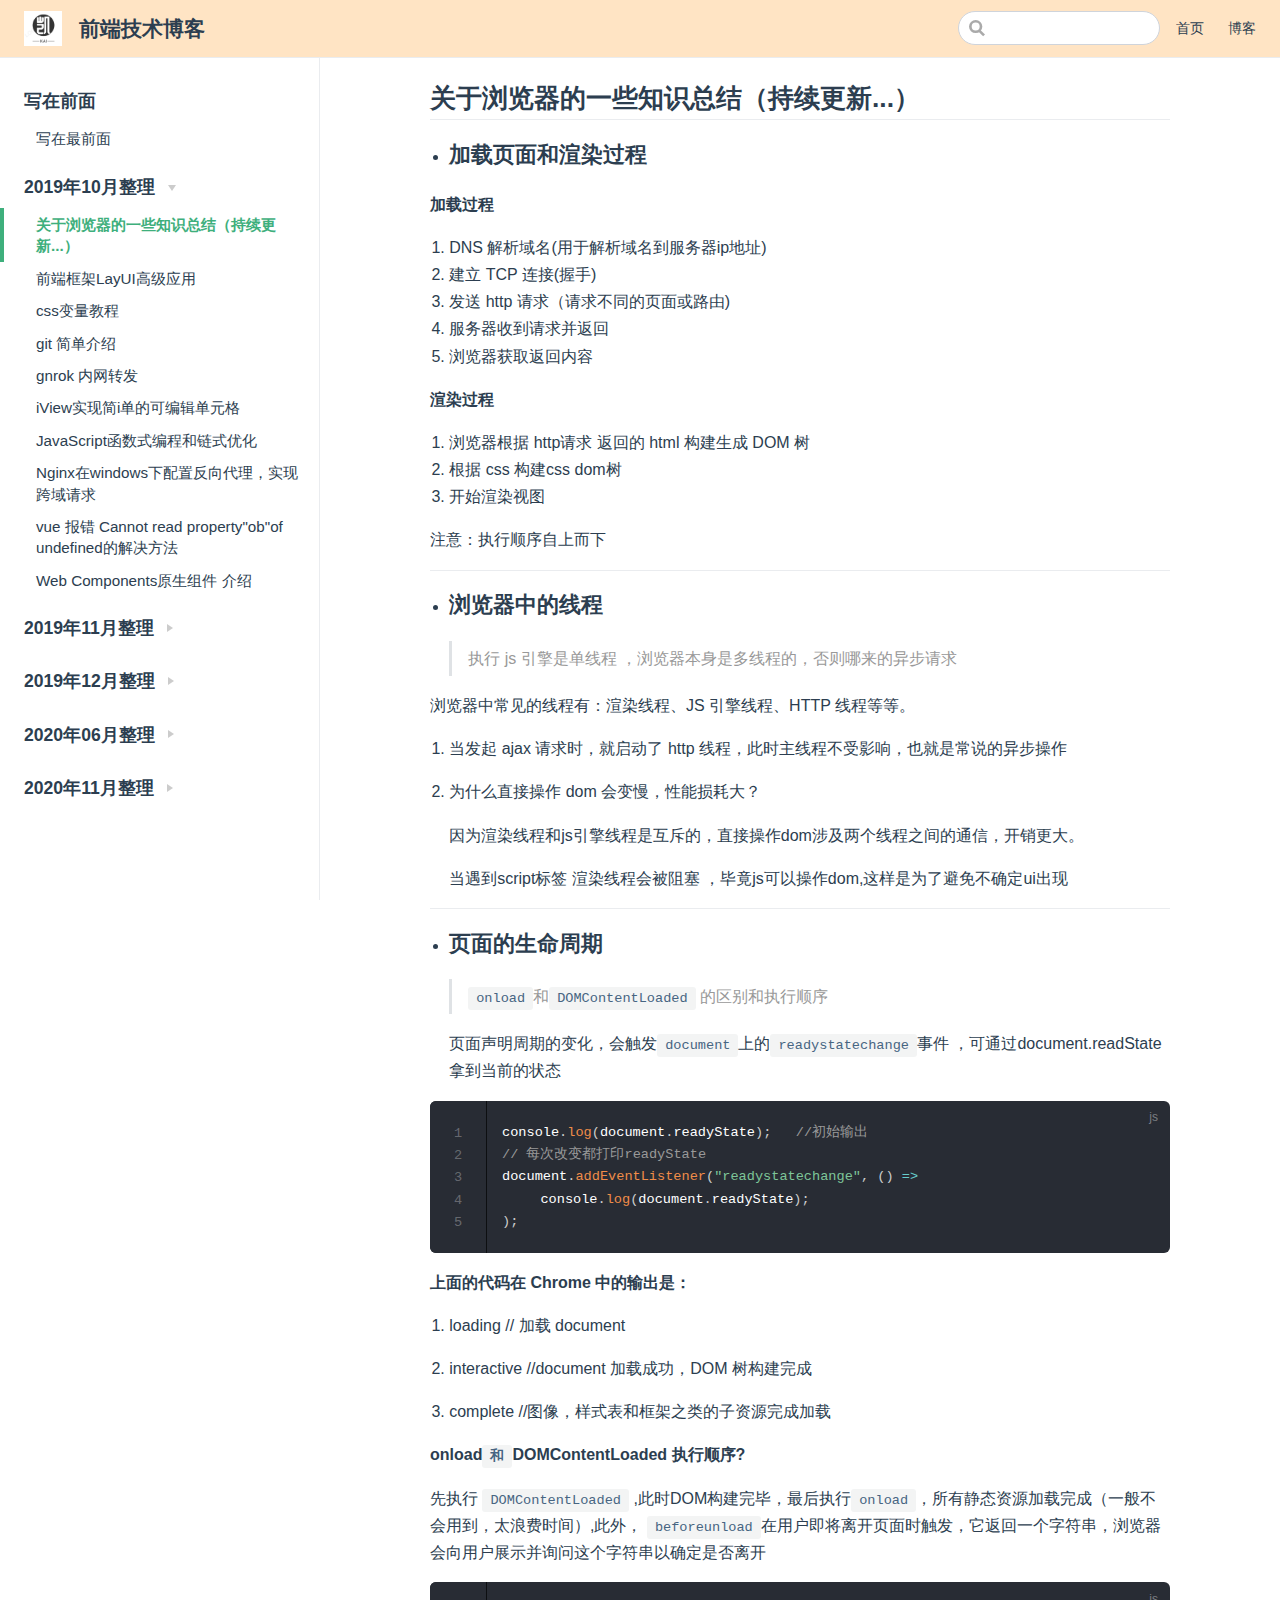
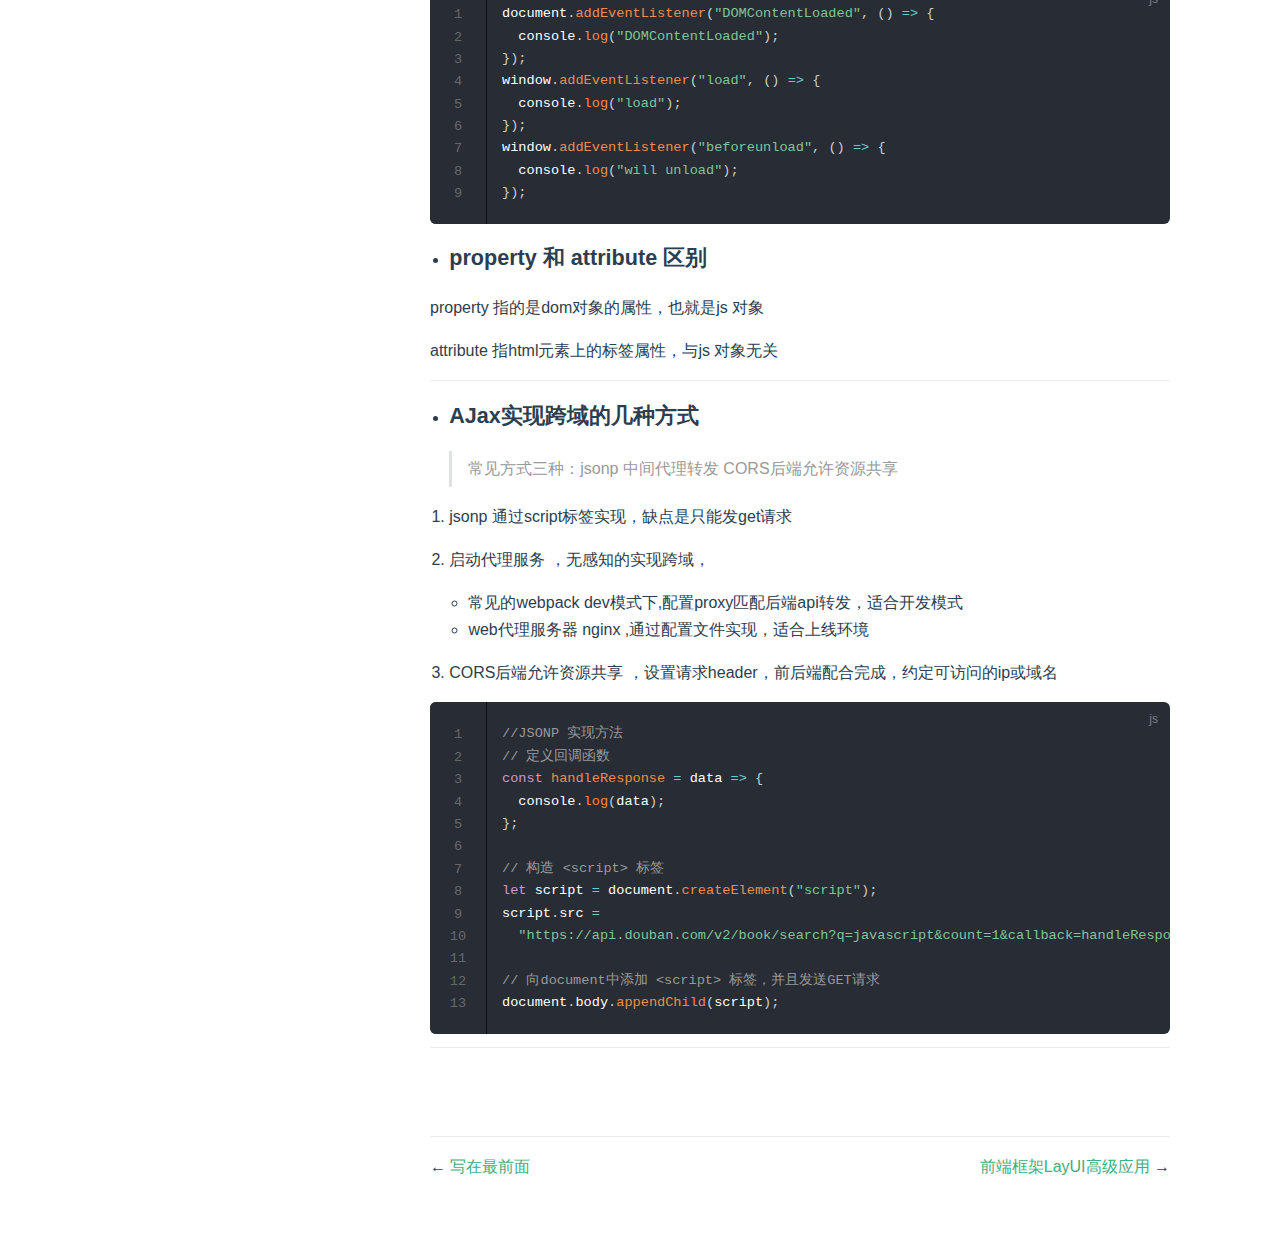
<file: 201910/关于浏览器的一些知识总结（持续更新...）.html>
<!DOCTYPE html>
<html lang="en-US">
  <head>
    <meta charset="utf-8">
    <meta name="viewport" content="width=device-width,initial-scale=1">
    <title>关于浏览器的一些知识总结（持续更新...） | 前端技术博客</title>
    <meta name="description" content="Just playing around">
    <link rel="stylesheet" href="/assets/style.css">
    
    <link rel="preload" href="/assets/css/0.styles.027ca5ff.css" as="style"><link rel="preload" href="/assets/js/app.7eca1c3a.js" as="script"><link rel="preload" href="/assets/js/2.9e1f4d86.js" as="script"><link rel="preload" href="/assets/js/14.b81aee6e.js" as="script"><link rel="prefetch" href="/assets/js/10.88ccff17.js"><link rel="prefetch" href="/assets/js/11.5c5a5bc4.js"><link rel="prefetch" href="/assets/js/12.27a5b1c3.js"><link rel="prefetch" href="/assets/js/13.8d36f452.js"><link rel="prefetch" href="/assets/js/15.e560b397.js"><link rel="prefetch" href="/assets/js/16.32b881b4.js"><link rel="prefetch" href="/assets/js/17.1987dc64.js"><link rel="prefetch" href="/assets/js/18.3048f774.js"><link rel="prefetch" href="/assets/js/19.04b44549.js"><link rel="prefetch" href="/assets/js/20.413337b0.js"><link rel="prefetch" href="/assets/js/21.c14b9820.js"><link rel="prefetch" href="/assets/js/22.126719e1.js"><link rel="prefetch" href="/assets/js/23.5f8ad383.js"><link rel="prefetch" href="/assets/js/24.9fdd2e3c.js"><link rel="prefetch" href="/assets/js/25.d4b4d84d.js"><link rel="prefetch" href="/assets/js/26.86797c52.js"><link rel="prefetch" href="/assets/js/27.8df8b5f1.js"><link rel="prefetch" href="/assets/js/28.7bc62e7b.js"><link rel="prefetch" href="/assets/js/29.135b8851.js"><link rel="prefetch" href="/assets/js/3.517b7a5e.js"><link rel="prefetch" href="/assets/js/30.8f3aa855.js"><link rel="prefetch" href="/assets/js/31.74663d0b.js"><link rel="prefetch" href="/assets/js/32.b84d73d4.js"><link rel="prefetch" href="/assets/js/33.9bba04e0.js"><link rel="prefetch" href="/assets/js/34.bfb8343d.js"><link rel="prefetch" href="/assets/js/35.4fbf7f95.js"><link rel="prefetch" href="/assets/js/36.cec57120.js"><link rel="prefetch" href="/assets/js/37.aab004b9.js"><link rel="prefetch" href="/assets/js/38.a193c9bd.js"><link rel="prefetch" href="/assets/js/4.76d7033e.js"><link rel="prefetch" href="/assets/js/5.65fff53e.js"><link rel="prefetch" href="/assets/js/6.0d95a3e6.js"><link rel="prefetch" href="/assets/js/7.3d548f40.js"><link rel="prefetch" href="/assets/js/8.f1e18291.js"><link rel="prefetch" href="/assets/js/9.23878f7a.js">
    <link rel="stylesheet" href="/assets/css/0.styles.027ca5ff.css">
  </head>
  <body>
    <div id="app" data-server-rendered="true"><div class="theme-container"><header class="navbar"><div class="sidebar-button"><svg xmlns="http://www.w3.org/2000/svg" aria-hidden="true" role="img" viewBox="0 0 448 512" class="icon"><path fill="currentColor" d="M436 124H12c-6.627 0-12-5.373-12-12V80c0-6.627 5.373-12 12-12h424c6.627 0 12 5.373 12 12v32c0 6.627-5.373 12-12 12zm0 160H12c-6.627 0-12-5.373-12-12v-32c0-6.627 5.373-12 12-12h424c6.627 0 12 5.373 12 12v32c0 6.627-5.373 12-12 12zm0 160H12c-6.627 0-12-5.373-12-12v-32c0-6.627 5.373-12 12-12h424c6.627 0 12 5.373 12 12v32c0 6.627-5.373 12-12 12z"></path></svg></div> <a href="/" class="home-link router-link-active"><img src="/assets/img/logo.png" alt="前端技术博客" class="logo"> <span class="site-name can-hide">前端技术博客</span></a> <div class="links"><div class="search-box"><input aria-label="Search" autocomplete="off" spellcheck="false" value=""> <!----></div> <nav class="nav-links can-hide"><div class="nav-item"><a href="/" class="nav-link">首页</a></div><div class="nav-item"><a href="/start/" class="nav-link">博客</a></div> <!----></nav></div></header> <div class="sidebar-mask"></div> <aside class="sidebar"><nav class="nav-links"><div class="nav-item"><a href="/" class="nav-link">首页</a></div><div class="nav-item"><a href="/start/" class="nav-link">博客</a></div> <!----></nav>  <ul class="sidebar-links"><li><section class="sidebar-group depth-0"><p class="sidebar-heading"><span>写在前面</span> <!----></p> <ul class="sidebar-links sidebar-group-items"><li><a href="/start/" class="sidebar-link">写在最前面</a></li></ul></section></li><li><section class="sidebar-group collapsable depth-0"><p class="sidebar-heading open"><span>2019年10月整理</span> <span class="arrow down"></span></p> <ul class="sidebar-links sidebar-group-items"><li><a href="/201910/关于浏览器的一些知识总结（持续更新...）.html" class="active sidebar-link">关于浏览器的一些知识总结（持续更新...）</a></li><li><a href="/201910/前端框架LayUI高级应用.html" class="sidebar-link">前端框架LayUI高级应用</a></li><li><a href="/201910/css变量教程.html" class="sidebar-link">css变量教程</a></li><li><a href="/201910/git 简单介绍.html" class="sidebar-link">git 简单介绍</a></li><li><a href="/201910/gnrok 内网转发.html" class="sidebar-link">gnrok 内网转发</a></li><li><a href="/201910/iView实现简i单的可编辑单元格.html" class="sidebar-link">iView实现简i单的可编辑单元格</a></li><li><a href="/201910/JavaScript函数式编程和链式优化.html" class="sidebar-link">JavaScript函数式编程和链式优化</a></li><li><a href="/201910/Nginx在windows下配置反向代理，实现跨域请求.html" class="sidebar-link">Nginx在windows下配置反向代理，实现跨域请求</a></li><li><a href="/201910/vue 报错的解决方法.html" class="sidebar-link">vue 报错 Cannot read property&quot;ob&quot;of undefined的解决方法</a></li><li><a href="/201910/WebComponents原生组件介绍.html" class="sidebar-link">Web Components原生组件 介绍</a></li></ul></section></li><li><section class="sidebar-group collapsable depth-0"><p class="sidebar-heading"><span>2019年11月整理</span> <span class="arrow right"></span></p> <!----></section></li><li><section class="sidebar-group collapsable depth-0"><p class="sidebar-heading"><span>2019年12月整理</span> <span class="arrow right"></span></p> <!----></section></li><li><section class="sidebar-group collapsable depth-0"><p class="sidebar-heading"><span>2020年06月整理</span> <span class="arrow right"></span></p> <!----></section></li><li><section class="sidebar-group collapsable depth-0"><p class="sidebar-heading"><span>2020年11月整理</span> <span class="arrow right"></span></p> <!----></section></li></ul> </aside> <main class="page"> <div class="theme-default-content content__default"><h2 id="关于浏览器的一些知识总结（持续更新-）"><a href="#关于浏览器的一些知识总结（持续更新-）" class="header-anchor">#</a> 关于浏览器的一些知识总结（持续更新...）</h2> <ul><li><h3 id="加载页面和渲染过程"><a href="#加载页面和渲染过程" class="header-anchor">#</a> 加载页面和渲染过程</h3></li></ul> <p><strong>加载过程</strong></p> <ol><li>DNS 解析域名(用于解析域名到服务器ip地址)</li> <li>建立 TCP 连接(握手)</li> <li>发送 http 请求（请求不同的页面或路由)</li> <li>服务器收到请求并返回</li> <li>浏览器获取返回内容</li></ol> <p><strong>渲染过程</strong></p> <ol><li>浏览器根据 http请求 返回的 html 构建生成 DOM 树</li> <li>根据 css 构建css dom树</li> <li>开始渲染视图</li></ol> <p>注意：执行顺序自上而下</p> <hr> <ul><li><h3 id="浏览器中的线程"><a href="#浏览器中的线程" class="header-anchor">#</a> 浏览器中的线程</h3> <blockquote><p>执行 js 引擎是单线程 ，浏览器本身是多线程的，否则哪来的异步请求</p></blockquote></li></ul> <p>浏览器中常见的线程有：渲染线程、JS 引擎线程、HTTP 线程等等。</p> <ol><li><p>当发起 ajax 请求时，就启动了 http 线程，此时主线程不受影响，也就是常说的异步操作</p></li> <li><p>为什么直接操作 dom 会变慢，性能损耗大？</p> <p>因为渲染线程和js引擎线程是互斥的，直接操作dom涉及两个线程之间的通信，开销更大。</p> <p>当遇到script标签 渲染线程会被阻塞 ，毕竟js可以操作dom,这样是为了避免不确定ui出现</p></li></ol> <hr> <ul><li><h3 id="页面的生命周期"><a href="#页面的生命周期" class="header-anchor">#</a> 页面的生命周期</h3> <blockquote><p><code>onload</code>和<code>DOMContentLoaded</code> 的区别和执行顺序</p></blockquote> <p>页面声明周期的变化，会触发<code>document</code>上的<code>readystatechange</code>事件 ，可通过document.readState 拿到当前的状态</p></li></ul> <div class="language-javascript line-numbers-mode"><pre class="language-javascript"><code>console<span class="token punctuation">.</span><span class="token function">log</span><span class="token punctuation">(</span>document<span class="token punctuation">.</span>readyState<span class="token punctuation">)</span><span class="token punctuation">;</span>   <span class="token comment">//初始输出</span>
<span class="token comment">// 每次改变都打印readyState</span>
document<span class="token punctuation">.</span><span class="token function">addEventListener</span><span class="token punctuation">(</span><span class="token string">&quot;readystatechange&quot;</span><span class="token punctuation">,</span> <span class="token punctuation">(</span><span class="token punctuation">)</span> <span class="token operator">=&gt;</span>
	console<span class="token punctuation">.</span><span class="token function">log</span><span class="token punctuation">(</span>document<span class="token punctuation">.</span>readyState<span class="token punctuation">)</span><span class="token punctuation">;</span>
<span class="token punctuation">)</span><span class="token punctuation">;</span>
</code></pre> <div class="line-numbers-wrapper"><span class="line-number">1</span><br><span class="line-number">2</span><br><span class="line-number">3</span><br><span class="line-number">4</span><br><span class="line-number">5</span><br></div></div><p><strong>上面的代码在 Chrome 中的输出是：</strong></p> <ol><li><p>loading   // 加载 document</p></li> <li><p>interactive  //document 加载成功，DOM 树构建完成</p></li> <li><p>complete     //图像，样式表和框架之类的子资源完成加载</p></li></ol> <p><strong>onload<code>和</code>DOMContentLoaded 执行顺序?</strong></p> <p>先执行 <code>DOMContentLoaded</code> ,此时DOM构建完毕，最后执行<code>onload</code>，所有静态资源加载完成（一般不会用到，太浪费时间）,此外， <code>beforeunload</code>在用户即将离开页面时触发，它返回一个字符串，浏览器会向用户展示并询问这个字符串以确定是否离开</p> <div class="language-javascript line-numbers-mode"><pre class="language-javascript"><code>document<span class="token punctuation">.</span><span class="token function">addEventListener</span><span class="token punctuation">(</span><span class="token string">&quot;DOMContentLoaded&quot;</span><span class="token punctuation">,</span> <span class="token punctuation">(</span><span class="token punctuation">)</span> <span class="token operator">=&gt;</span> <span class="token punctuation">{</span>
  console<span class="token punctuation">.</span><span class="token function">log</span><span class="token punctuation">(</span><span class="token string">&quot;DOMContentLoaded&quot;</span><span class="token punctuation">)</span><span class="token punctuation">;</span>
<span class="token punctuation">}</span><span class="token punctuation">)</span><span class="token punctuation">;</span>
window<span class="token punctuation">.</span><span class="token function">addEventListener</span><span class="token punctuation">(</span><span class="token string">&quot;load&quot;</span><span class="token punctuation">,</span> <span class="token punctuation">(</span><span class="token punctuation">)</span> <span class="token operator">=&gt;</span> <span class="token punctuation">{</span>
  console<span class="token punctuation">.</span><span class="token function">log</span><span class="token punctuation">(</span><span class="token string">&quot;load&quot;</span><span class="token punctuation">)</span><span class="token punctuation">;</span>
<span class="token punctuation">}</span><span class="token punctuation">)</span><span class="token punctuation">;</span>
window<span class="token punctuation">.</span><span class="token function">addEventListener</span><span class="token punctuation">(</span><span class="token string">&quot;beforeunload&quot;</span><span class="token punctuation">,</span> <span class="token punctuation">(</span><span class="token punctuation">)</span> <span class="token operator">=&gt;</span> <span class="token punctuation">{</span>
  console<span class="token punctuation">.</span><span class="token function">log</span><span class="token punctuation">(</span><span class="token string">&quot;will unload&quot;</span><span class="token punctuation">)</span><span class="token punctuation">;</span>
<span class="token punctuation">}</span><span class="token punctuation">)</span><span class="token punctuation">;</span>
</code></pre> <div class="line-numbers-wrapper"><span class="line-number">1</span><br><span class="line-number">2</span><br><span class="line-number">3</span><br><span class="line-number">4</span><br><span class="line-number">5</span><br><span class="line-number">6</span><br><span class="line-number">7</span><br><span class="line-number">8</span><br><span class="line-number">9</span><br></div></div><ul><li><h3 id="property-和-attribute-区别"><a href="#property-和-attribute-区别" class="header-anchor">#</a> property 和 attribute 区别</h3></li></ul> <p>property 指的是dom对象的属性，也就是js 对象</p> <p>attribute 指html元素上的标签属性，与js 对象无关</p> <hr> <ul><li><h3 id="ajax实现跨域的几种方式"><a href="#ajax实现跨域的几种方式" class="header-anchor">#</a> AJax实现跨域的几种方式</h3> <blockquote><p>常见方式三种：jsonp  中间代理转发   CORS后端允许资源共享</p></blockquote></li></ul> <ol><li><p>jsonp 通过script标签实现，缺点是只能发get请求</p></li> <li><p>启动代理服务 ，无感知的实现跨域，</p> <ul><li>常见的webpack dev模式下,配置proxy匹配后端api转发，适合开发模式</li> <li>web代理服务器 nginx ,通过配置文件实现，适合上线环境</li></ul></li> <li><p>CORS后端允许资源共享 ，设置请求header，前后端配合完成，约定可访问的ip或域名</p></li></ol> <div class="language-javascript line-numbers-mode"><pre class="language-javascript"><code><span class="token comment">//JSONP 实现方法</span>
<span class="token comment">// 定义回调函数</span>
<span class="token keyword">const</span> <span class="token function-variable function">handleResponse</span> <span class="token operator">=</span> <span class="token parameter">data</span> <span class="token operator">=&gt;</span> <span class="token punctuation">{</span>
  console<span class="token punctuation">.</span><span class="token function">log</span><span class="token punctuation">(</span>data<span class="token punctuation">)</span><span class="token punctuation">;</span>
<span class="token punctuation">}</span><span class="token punctuation">;</span>

<span class="token comment">// 构造 &lt;script&gt; 标签</span>
<span class="token keyword">let</span> script <span class="token operator">=</span> document<span class="token punctuation">.</span><span class="token function">createElement</span><span class="token punctuation">(</span><span class="token string">&quot;script&quot;</span><span class="token punctuation">)</span><span class="token punctuation">;</span>
script<span class="token punctuation">.</span>src <span class="token operator">=</span>
  <span class="token string">&quot;https://api.douban.com/v2/book/search?q=javascript&amp;count=1&amp;callback=handleResponse&quot;</span><span class="token punctuation">;</span>

<span class="token comment">// 向document中添加 &lt;script&gt; 标签，并且发送GET请求</span>
document<span class="token punctuation">.</span>body<span class="token punctuation">.</span><span class="token function">appendChild</span><span class="token punctuation">(</span>script<span class="token punctuation">)</span><span class="token punctuation">;</span>
</code></pre> <div class="line-numbers-wrapper"><span class="line-number">1</span><br><span class="line-number">2</span><br><span class="line-number">3</span><br><span class="line-number">4</span><br><span class="line-number">5</span><br><span class="line-number">6</span><br><span class="line-number">7</span><br><span class="line-number">8</span><br><span class="line-number">9</span><br><span class="line-number">10</span><br><span class="line-number">11</span><br><span class="line-number">12</span><br><span class="line-number">13</span><br></div></div><hr></div> <footer class="page-edit"><!----> <!----></footer> <div class="page-nav"><p class="inner"><span class="prev">
      ←
      <a href="/start/" class="prev">写在最前面</a></span> <span class="next"><a href="/201910/前端框架LayUI高级应用.html">前端框架LayUI高级应用</a>
      →
    </span></p></div> </main></div><div class="global-ui"></div></div>
    <script src="/assets/js/app.7eca1c3a.js" defer></script><script src="/assets/js/2.9e1f4d86.js" defer></script><script src="/assets/js/14.b81aee6e.js" defer></script>
  </body>
</html>
</file>
<file: assets/style.css>
header.navbar{
    background-color: bisque;
} 
header.navbar .links{
    background: transparent;
}
</file>
<file: assets/css/0.styles.027ca5ff.css>
#nprogress{pointer-events:none}#nprogress .bar{background:#3eaf7c;position:fixed;z-index:1031;top:0;left:0;width:100%;height:2px}#nprogress .peg{display:block;position:absolute;right:0;width:100px;height:100%;box-shadow:0 0 10px #3eaf7c,0 0 5px #3eaf7c;opacity:1;transform:rotate(3deg) translateY(-4px)}#nprogress .spinner{display:block;position:fixed;z-index:1031;top:15px;right:15px}#nprogress .spinner-icon{width:18px;height:18px;box-sizing:border-box;border-color:#3eaf7c transparent transparent #3eaf7c;border-style:solid;border-width:2px;border-radius:50%;animation:nprogress-spinner .4s linear infinite}.nprogress-custom-parent{overflow:hidden;position:relative}.nprogress-custom-parent #nprogress .bar,.nprogress-custom-parent #nprogress .spinner{position:absolute}@keyframes nprogress-spinner{0%{transform:rotate(0deg)}to{transform:rotate(1turn)}}.icon.outbound{color:#aaa;display:inline-block;vertical-align:middle;position:relative;top:-1px}.home{padding:3.6rem 2rem 0;max-width:960px;margin:0 auto;display:block}.home .hero{text-align:center}.home .hero img{max-width:100%;max-height:280px;display:block;margin:3rem auto 1.5rem}.home .hero h1{font-size:3rem}.home .hero .action,.home .hero .description,.home .hero h1{margin:1.8rem auto}.home .hero .description{max-width:35rem;font-size:1.6rem;line-height:1.3;color:#6a8bad}.home .hero .action-button{display:inline-block;font-size:1.2rem;color:#fff;background-color:#3eaf7c;padding:.8rem 1.6rem;border-radius:4px;transition:background-color .1s ease;box-sizing:border-box;border-bottom:1px solid #389d70}.home .hero .action-button:hover{background-color:#4abf8a}.home .features{border-top:1px solid #eaecef;padding:1.2rem 0;margin-top:2.5rem;display:flex;flex-wrap:wrap;align-items:flex-start;align-content:stretch;justify-content:space-between}.home .feature{flex-grow:1;flex-basis:30%;max-width:30%}.home .feature h2{font-size:1.4rem;font-weight:500;border-bottom:none;padding-bottom:0;color:#3a5169}.home .feature p{color:#4e6e8e}.home .footer{padding:2.5rem;border-top:1px solid #eaecef;text-align:center;color:#4e6e8e}@media (max-width:719px){.home .features{flex-direction:column}.home .feature{max-width:100%;padding:0 2.5rem}}@media (max-width:419px){.home{padding-left:1.5rem;padding-right:1.5rem}.home .hero img{max-height:210px;margin:2rem auto 1.2rem}.home .hero h1{font-size:2rem}.home .hero .action,.home .hero .description,.home .hero h1{margin:1.2rem auto}.home .hero .description{font-size:1.2rem}.home .hero .action-button{font-size:1rem;padding:.6rem 1.2rem}.home .feature h2{font-size:1.25rem}}.search-box{display:inline-block;position:relative;margin-right:1rem}.search-box input{cursor:text;width:10rem;height:2rem;color:#4e6e8e;display:inline-block;border:1px solid #cfd4db;border-radius:2rem;font-size:.9rem;line-height:2rem;padding:0 .5rem 0 2rem;outline:none;transition:all .2s ease;background:#fff url(/assets/img/search.83621669.svg) .6rem .5rem no-repeat;background-size:1rem}.search-box input:focus{cursor:auto;border-color:#3eaf7c}.search-box .suggestions{background:#fff;width:20rem;position:absolute;top:1.5rem;border:1px solid #cfd4db;border-radius:6px;padding:.4rem;list-style-type:none}.search-box .suggestions.align-right{right:0}.search-box .suggestion{line-height:1.4;padding:.4rem .6rem;border-radius:4px;cursor:pointer}.search-box .suggestion a{white-space:normal;color:#5d82a6}.search-box .suggestion a .page-title{font-weight:600}.search-box .suggestion a .header{font-size:.9em;margin-left:.25em}.search-box .suggestion.focused{background-color:#f3f4f5}.search-box .suggestion.focused a{color:#3eaf7c}@media (max-width:959px){.search-box input{cursor:pointer;width:0;border-color:transparent;position:relative}.search-box input:focus{cursor:text;left:0;width:10rem}}@media (-ms-high-contrast:none){.search-box input{height:2rem}}@media (max-width:959px) and (min-width:719px){.search-box .suggestions{left:0}}@media (max-width:719px){.search-box{margin-right:0}.search-box input{left:1rem}.search-box .suggestions{right:0}}@media (max-width:419px){.search-box .suggestions{width:calc(100vw - 4rem)}.search-box input:focus{width:8rem}}.sidebar-button{cursor:pointer;display:none;width:1.25rem;height:1.25rem;position:absolute;padding:.6rem;top:.6rem;left:1rem}.sidebar-button .icon{display:block;width:1.25rem;height:1.25rem}@media (max-width:719px){.sidebar-button{display:block}}.dropdown-enter,.dropdown-leave-to{height:0!important}.dropdown-wrapper{cursor:pointer}.dropdown-wrapper .dropdown-title{display:block;font-size:.9rem;font-family:inherit;cursor:inherit;padding:inherit;line-height:1.4rem;background:transparent;border:none;font-weight:500;color:#2c3e50}.dropdown-wrapper .dropdown-title:hover{border-color:transparent}.dropdown-wrapper .dropdown-title .arrow{vertical-align:middle;margin-top:-1px;margin-left:.4rem}.dropdown-wrapper .nav-dropdown .dropdown-item{color:inherit;line-height:1.7rem}.dropdown-wrapper .nav-dropdown .dropdown-item h4{margin:.45rem 0 0;border-top:1px solid #eee;padding:.45rem 1.5rem 0 1.25rem}.dropdown-wrapper .nav-dropdown .dropdown-item .dropdown-subitem-wrapper{padding:0;list-style:none}.dropdown-wrapper .nav-dropdown .dropdown-item .dropdown-subitem-wrapper .dropdown-subitem{font-size:.9em}.dropdown-wrapper .nav-dropdown .dropdown-item a{display:block;line-height:1.7rem;position:relative;border-bottom:none;font-weight:400;margin-bottom:0;padding:0 1.5rem 0 1.25rem}.dropdown-wrapper .nav-dropdown .dropdown-item a.router-link-active,.dropdown-wrapper .nav-dropdown .dropdown-item a:hover{color:#3eaf7c}.dropdown-wrapper .nav-dropdown .dropdown-item a.router-link-active:after{content:"";width:0;height:0;border-left:5px solid #3eaf7c;border-top:3px solid transparent;border-bottom:3px solid transparent;position:absolute;top:calc(50% - 2px);left:9px}.dropdown-wrapper .nav-dropdown .dropdown-item:first-child h4{margin-top:0;padding-top:0;border-top:0}@media (max-width:719px){.dropdown-wrapper.open .dropdown-title{margin-bottom:.5rem}.dropdown-wrapper .dropdown-title{font-weight:600;font-size:inherit}.dropdown-wrapper .dropdown-title:hover{color:#3eaf7c}.dropdown-wrapper .nav-dropdown{transition:height .1s ease-out;overflow:hidden}.dropdown-wrapper .nav-dropdown .dropdown-item h4{border-top:0;margin-top:0;padding-top:0}.dropdown-wrapper .nav-dropdown .dropdown-item>a,.dropdown-wrapper .nav-dropdown .dropdown-item h4{font-size:15px;line-height:2rem}.dropdown-wrapper .nav-dropdown .dropdown-item .dropdown-subitem{font-size:14px;padding-left:1rem}}@media (min-width:719px){.dropdown-wrapper{height:1.8rem}.dropdown-wrapper.open .nav-dropdown,.dropdown-wrapper:hover .nav-dropdown{display:block!important}.dropdown-wrapper.open:blur{display:none}.dropdown-wrapper .dropdown-title .arrow{border-left:4px solid transparent;border-right:4px solid transparent;border-top:6px solid #ccc;border-bottom:0}.dropdown-wrapper .nav-dropdown{display:none;height:auto!important;box-sizing:border-box;max-height:calc(100vh - 2.7rem);overflow-y:auto;position:absolute;top:100%;right:0;background-color:#fff;padding:.6rem 0;border:1px solid;border-color:#ddd #ddd #ccc;text-align:left;border-radius:.25rem;white-space:nowrap;margin:0}}.nav-links{display:inline-block}.nav-links a{line-height:1.4rem;color:inherit}.nav-links a.router-link-active,.nav-links a:hover{color:#3eaf7c}.nav-links .nav-item{position:relative;display:inline-block;margin-left:1.5rem;line-height:2rem}.nav-links .nav-item:first-child{margin-left:0}.nav-links .repo-link{margin-left:1.5rem}@media (max-width:719px){.nav-links .nav-item,.nav-links .repo-link{margin-left:0}}@media (min-width:719px){.nav-links a.router-link-active,.nav-links a:hover{color:#2c3e50}.nav-item>a:not(.external).router-link-active,.nav-item>a:not(.external):hover{margin-bottom:-2px;border-bottom:2px solid #46bd87}}.navbar{padding:.7rem 1.5rem;line-height:2.2rem}.navbar a,.navbar img,.navbar span{display:inline-block}.navbar .logo{height:2.2rem;min-width:2.2rem;margin-right:.8rem;vertical-align:top}.navbar .site-name{font-size:1.3rem;font-weight:600;color:#2c3e50;position:relative}.navbar .links{padding-left:1.5rem;box-sizing:border-box;background-color:#fff;white-space:nowrap;font-size:.9rem;position:absolute;right:1.5rem;top:.7rem;display:flex}.navbar .links .search-box{flex:0 0 auto;vertical-align:top}@media (max-width:719px){.navbar{padding-left:4rem}.navbar .can-hide{display:none}.navbar .links{padding-left:1.5rem}.navbar .site-name{width:calc(100vw - 9.4rem);overflow:hidden;white-space:nowrap;text-overflow:ellipsis}}.page-edit{max-width:740px;margin:0 auto;padding:2rem 2.5rem}@media (max-width:959px){.page-edit{padding:2rem}}@media (max-width:419px){.page-edit{padding:1.5rem}}.page-edit{padding-top:1rem;padding-bottom:1rem;overflow:auto}.page-edit .edit-link{display:inline-block}.page-edit .edit-link a{color:#4e6e8e;margin-right:.25rem}.page-edit .last-updated{float:right;font-size:.9em}.page-edit .last-updated .prefix{font-weight:500;color:#4e6e8e}.page-edit .last-updated .time{font-weight:400;color:#aaa}@media (max-width:719px){.page-edit .edit-link{margin-bottom:.5rem}.page-edit .last-updated{font-size:.8em;float:none;text-align:left}}.page-nav{max-width:740px;margin:0 auto;padding:2rem 2.5rem}@media (max-width:959px){.page-nav{padding:2rem}}@media (max-width:419px){.page-nav{padding:1.5rem}}.page-nav{padding-top:1rem;padding-bottom:0}.page-nav .inner{min-height:2rem;margin-top:0;border-top:1px solid #eaecef;padding-top:1rem;overflow:auto}.page-nav .next{float:right}.page{padding-bottom:2rem;display:block}.sidebar-group .sidebar-group{padding-left:.5em}.sidebar-group:not(.collapsable) .sidebar-heading:not(.clickable){cursor:auto;color:inherit}.sidebar-group.is-sub-group{padding-left:0}.sidebar-group.is-sub-group>.sidebar-heading{font-size:.95em;line-height:1.4;font-weight:400;padding-left:2rem}.sidebar-group.is-sub-group>.sidebar-heading:not(.clickable){opacity:.5}.sidebar-group.is-sub-group>.sidebar-group-items{padding-left:1rem}.sidebar-group.is-sub-group>.sidebar-group-items>li>.sidebar-link{font-size:.95em;border-left:none}.sidebar-group.depth-2>.sidebar-heading{border-left:none}.sidebar-heading{color:#2c3e50;transition:color .15s ease;cursor:pointer;font-size:1.1em;font-weight:700;padding:.35rem 1.5rem .35rem 1.25rem;width:100%;box-sizing:border-box;margin:0;border-left:.25rem solid transparent}.sidebar-heading.open,.sidebar-heading:hover{color:inherit}.sidebar-heading .arrow{position:relative;top:-.12em;left:.5em}.sidebar-heading.clickable.active{font-weight:600;color:#3eaf7c;border-left-color:#3eaf7c}.sidebar-heading.clickable:hover{color:#3eaf7c}.sidebar-group-items{transition:height .1s ease-out;font-size:.95em;overflow:hidden}.sidebar .sidebar-sub-headers{padding-left:1rem;font-size:.95em}a.sidebar-link{font-size:1em;font-weight:400;display:inline-block;color:#2c3e50;border-left:.25rem solid transparent;padding:.35rem 1rem .35rem 1.25rem;line-height:1.4;width:100%;box-sizing:border-box}a.sidebar-link:hover{color:#3eaf7c}a.sidebar-link.active{font-weight:600;color:#3eaf7c;border-left-color:#3eaf7c}.sidebar-group a.sidebar-link{padding-left:2rem}.sidebar-sub-headers a.sidebar-link{padding-top:.25rem;padding-bottom:.25rem;border-left:none}.sidebar-sub-headers a.sidebar-link.active{font-weight:500}.sidebar ul{padding:0;margin:0;list-style-type:none}.sidebar a{display:inline-block}.sidebar .nav-links{display:none;border-bottom:1px solid #eaecef;padding:.5rem 0 .75rem}.sidebar .nav-links a{font-weight:600}.sidebar .nav-links .nav-item,.sidebar .nav-links .repo-link{display:block;line-height:1.25rem;font-size:1.1em;padding:.5rem 0 .5rem 1.5rem}.sidebar>.sidebar-links{padding:1.5rem 0}.sidebar>.sidebar-links>li>a.sidebar-link{font-size:1.1em;line-height:1.7;font-weight:700}.sidebar>.sidebar-links>li:not(:first-child){margin-top:.75rem}@media (max-width:719px){.sidebar .nav-links{display:block}.sidebar .nav-links .dropdown-wrapper .nav-dropdown .dropdown-item a.router-link-active:after{top:calc(1rem - 2px)}.sidebar>.sidebar-links{padding:1rem 0}}code[class*=language-],pre[class*=language-]{color:#ccc;background:none;font-family:Consolas,Monaco,Andale Mono,Ubuntu Mono,monospace;font-size:1em;text-align:left;white-space:pre;word-spacing:normal;word-break:normal;word-wrap:normal;line-height:1.5;-moz-tab-size:4;-o-tab-size:4;tab-size:4;-webkit-hyphens:none;-ms-hyphens:none;hyphens:none}pre[class*=language-]{padding:1em;margin:.5em 0;overflow:auto}:not(pre)>code[class*=language-],pre[class*=language-]{background:#2d2d2d}:not(pre)>code[class*=language-]{padding:.1em;border-radius:.3em;white-space:normal}.token.block-comment,.token.cdata,.token.comment,.token.doctype,.token.prolog{color:#999}.token.punctuation{color:#ccc}.token.attr-name,.token.deleted,.token.namespace,.token.tag{color:#e2777a}.token.function-name{color:#6196cc}.token.boolean,.token.function,.token.number{color:#f08d49}.token.class-name,.token.constant,.token.property,.token.symbol{color:#f8c555}.token.atrule,.token.builtin,.token.important,.token.keyword,.token.selector{color:#cc99cd}.token.attr-value,.token.char,.token.regex,.token.string,.token.variable{color:#7ec699}.token.entity,.token.operator,.token.url{color:#67cdcc}.token.bold,.token.important{font-weight:700}.token.italic{font-style:italic}.token.entity{cursor:help}.token.inserted{color:green}.theme-default-content code{color:#476582;padding:.25rem .5rem;margin:0;font-size:.85em;background-color:rgba(27,31,35,.05);border-radius:3px}.theme-default-content code .token.deleted{color:#ec5975}.theme-default-content code .token.inserted{color:#3eaf7c}.theme-default-content pre,.theme-default-content pre[class*=language-]{line-height:1.4;padding:1.25rem 1.5rem;margin:.85rem 0;background-color:#282c34;border-radius:6px;overflow:auto}.theme-default-content pre[class*=language-] code,.theme-default-content pre code{color:#fff;padding:0;background-color:transparent;border-radius:0}div[class*=language-]{position:relative;background-color:#282c34;border-radius:6px}div[class*=language-] .highlight-lines{-webkit-user-select:none;-ms-user-select:none;user-select:none;padding-top:1.3rem;position:absolute;top:0;left:0;width:100%;line-height:1.4}div[class*=language-] .highlight-lines .highlighted{background-color:rgba(0,0,0,.66)}div[class*=language-] pre,div[class*=language-] pre[class*=language-]{background:transparent;position:relative;z-index:1}div[class*=language-]:before{position:absolute;z-index:3;top:.8em;right:1em;font-size:.75rem;color:hsla(0,0%,100%,.4)}div[class*=language-]:not(.line-numbers-mode) .line-numbers-wrapper{display:none}div[class*=language-].line-numbers-mode .highlight-lines .highlighted{position:relative}div[class*=language-].line-numbers-mode .highlight-lines .highlighted:before{content:" ";position:absolute;z-index:3;left:0;top:0;display:block;width:3.5rem;height:100%;background-color:rgba(0,0,0,.66)}div[class*=language-].line-numbers-mode pre{padding-left:4.5rem;vertical-align:middle}div[class*=language-].line-numbers-mode .line-numbers-wrapper{position:absolute;top:0;width:3.5rem;text-align:center;color:hsla(0,0%,100%,.3);padding:1.25rem 0;line-height:1.4}div[class*=language-].line-numbers-mode .line-numbers-wrapper br{-webkit-user-select:none;-ms-user-select:none;user-select:none}div[class*=language-].line-numbers-mode .line-numbers-wrapper .line-number{position:relative;z-index:4;-webkit-user-select:none;-ms-user-select:none;user-select:none;font-size:.85em}div[class*=language-].line-numbers-mode:after{content:"";position:absolute;z-index:2;top:0;left:0;width:3.5rem;height:100%;border-radius:6px 0 0 6px;border-right:1px solid rgba(0,0,0,.66);background-color:#282c34}div[class~=language-js]:before{content:"js"}div[class~=language-ts]:before{content:"ts"}div[class~=language-html]:before{content:"html"}div[class~=language-md]:before{content:"md"}div[class~=language-vue]:before{content:"vue"}div[class~=language-css]:before{content:"css"}div[class~=language-sass]:before{content:"sass"}div[class~=language-scss]:before{content:"scss"}div[class~=language-less]:before{content:"less"}div[class~=language-stylus]:before{content:"stylus"}div[class~=language-go]:before{content:"go"}div[class~=language-java]:before{content:"java"}div[class~=language-c]:before{content:"c"}div[class~=language-sh]:before{content:"sh"}div[class~=language-yaml]:before{content:"yaml"}div[class~=language-py]:before{content:"py"}div[class~=language-docker]:before{content:"docker"}div[class~=language-dockerfile]:before{content:"dockerfile"}div[class~=language-makefile]:before{content:"makefile"}div[class~=language-javascript]:before{content:"js"}div[class~=language-typescript]:before{content:"ts"}div[class~=language-markup]:before{content:"html"}div[class~=language-markdown]:before{content:"md"}div[class~=language-json]:before{content:"json"}div[class~=language-ruby]:before{content:"rb"}div[class~=language-python]:before{content:"py"}div[class~=language-bash]:before{content:"sh"}div[class~=language-php]:before{content:"php"}.custom-block .custom-block-title{font-weight:600;margin-bottom:-.4rem}.custom-block.danger,.custom-block.tip,.custom-block.warning{padding:.1rem 1.5rem;border-left-width:.5rem;border-left-style:solid;margin:1rem 0}.custom-block.tip{background-color:#f3f5f7;border-color:#42b983}.custom-block.warning{background-color:rgba(255,229,100,.3);border-color:#e7c000;color:#6b5900}.custom-block.warning .custom-block-title{color:#b29400}.custom-block.warning a{color:#2c3e50}.custom-block.danger{background-color:#ffe6e6;border-color:#c00;color:#4d0000}.custom-block.danger .custom-block-title{color:#900}.custom-block.danger a{color:#2c3e50}.arrow{display:inline-block;width:0;height:0}.arrow.up{border-bottom:6px solid #ccc}.arrow.down,.arrow.up{border-left:4px solid transparent;border-right:4px solid transparent}.arrow.down{border-top:6px solid #ccc}.arrow.right{border-left:6px solid #ccc}.arrow.left,.arrow.right{border-top:4px solid transparent;border-bottom:4px solid transparent}.arrow.left{border-right:6px solid #ccc}.theme-default-content:not(.custom){max-width:740px;margin:0 auto;padding:2rem 2.5rem}@media (max-width:959px){.theme-default-content:not(.custom){padding:2rem}}@media (max-width:419px){.theme-default-content:not(.custom){padding:1.5rem}}.table-of-contents .badge{vertical-align:middle}body,html{padding:0;margin:0;background-color:#fff}body{font-family:-apple-system,BlinkMacSystemFont,Segoe UI,Roboto,Oxygen,Ubuntu,Cantarell,Fira Sans,Droid Sans,Helvetica Neue,sans-serif;-webkit-font-smoothing:antialiased;-moz-osx-font-smoothing:grayscale;font-size:16px;color:#2c3e50}.page{padding-left:20rem}.navbar{z-index:20;right:0;height:3.6rem;background-color:#fff;box-sizing:border-box;border-bottom:1px solid #eaecef}.navbar,.sidebar-mask{position:fixed;top:0;left:0}.sidebar-mask{z-index:9;width:100vw;height:100vh;display:none}.sidebar{font-size:16px;background-color:#fff;width:20rem;position:fixed;z-index:10;margin:0;top:3.6rem;left:0;bottom:0;box-sizing:border-box;border-right:1px solid #eaecef;overflow-y:auto}.theme-default-content:not(.custom)>:first-child{margin-top:3.6rem}.theme-default-content:not(.custom) a:hover{text-decoration:underline}.theme-default-content:not(.custom) p.demo{padding:1rem 1.5rem;border:1px solid #ddd;border-radius:4px}.theme-default-content:not(.custom) img{max-width:100%}.theme-default-content.custom{padding:0;margin:0}.theme-default-content.custom img{max-width:100%}a{font-weight:500;text-decoration:none}a,p a code{color:#3eaf7c}p a code{font-weight:400}kbd{background:#eee;border:.15rem solid #ddd;border-bottom:.25rem solid #ddd;border-radius:.15rem;padding:0 .15em}blockquote{font-size:1rem;color:#999;border-left:.2rem solid #dfe2e5;margin:1rem 0;padding:.25rem 0 .25rem 1rem}blockquote>p{margin:0}ol,ul{padding-left:1.2em}strong{font-weight:600}h1,h2,h3,h4,h5,h6{font-weight:600;line-height:1.25}.theme-default-content:not(.custom)>h1,.theme-default-content:not(.custom)>h2,.theme-default-content:not(.custom)>h3,.theme-default-content:not(.custom)>h4,.theme-default-content:not(.custom)>h5,.theme-default-content:not(.custom)>h6{margin-top:-3.1rem;padding-top:4.6rem;margin-bottom:0}.theme-default-content:not(.custom)>h1:first-child,.theme-default-content:not(.custom)>h2:first-child,.theme-default-content:not(.custom)>h3:first-child,.theme-default-content:not(.custom)>h4:first-child,.theme-default-content:not(.custom)>h5:first-child,.theme-default-content:not(.custom)>h6:first-child{margin-top:-1.5rem;margin-bottom:1rem}.theme-default-content:not(.custom)>h1:first-child+.custom-block,.theme-default-content:not(.custom)>h1:first-child+p,.theme-default-content:not(.custom)>h1:first-child+pre,.theme-default-content:not(.custom)>h2:first-child+.custom-block,.theme-default-content:not(.custom)>h2:first-child+p,.theme-default-content:not(.custom)>h2:first-child+pre,.theme-default-content:not(.custom)>h3:first-child+.custom-block,.theme-default-content:not(.custom)>h3:first-child+p,.theme-default-content:not(.custom)>h3:first-child+pre,.theme-default-content:not(.custom)>h4:first-child+.custom-block,.theme-default-content:not(.custom)>h4:first-child+p,.theme-default-content:not(.custom)>h4:first-child+pre,.theme-default-content:not(.custom)>h5:first-child+.custom-block,.theme-default-content:not(.custom)>h5:first-child+p,.theme-default-content:not(.custom)>h5:first-child+pre,.theme-default-content:not(.custom)>h6:first-child+.custom-block,.theme-default-content:not(.custom)>h6:first-child+p,.theme-default-content:not(.custom)>h6:first-child+pre{margin-top:2rem}h1:hover .header-anchor,h2:hover .header-anchor,h3:hover .header-anchor,h4:hover .header-anchor,h5:hover .header-anchor,h6:hover .header-anchor{opacity:1}h1{font-size:2.2rem}h2{font-size:1.65rem;padding-bottom:.3rem;border-bottom:1px solid #eaecef}h3{font-size:1.35rem}a.header-anchor{font-size:.85em;float:left;margin-left:-.87em;padding-right:.23em;margin-top:.125em;opacity:0}a.header-anchor:hover{text-decoration:none}.line-number,code,kbd{font-family:source-code-pro,Menlo,Monaco,Consolas,Courier New,monospace}ol,p,ul{line-height:1.7}hr{border:0;border-top:1px solid #eaecef}table{border-collapse:collapse;margin:1rem 0;display:block;overflow-x:auto}tr{border-top:1px solid #dfe2e5}tr:nth-child(2n){background-color:#f6f8fa}td,th{border:1px solid #dfe2e5;padding:.6em 1em}.theme-container.sidebar-open .sidebar-mask{display:block}.theme-container.no-navbar .theme-default-content:not(.custom)>h1,.theme-container.no-navbar h2,.theme-container.no-navbar h3,.theme-container.no-navbar h4,.theme-container.no-navbar h5,.theme-container.no-navbar h6{margin-top:1.5rem;padding-top:0}.theme-container.no-navbar .sidebar{top:0}@media (min-width:720px){.theme-container.no-sidebar .sidebar{display:none}.theme-container.no-sidebar .page{padding-left:0}}@media (max-width:959px){.sidebar{font-size:15px;width:16.4rem}.page{padding-left:16.4rem}}@media (max-width:719px){.sidebar{top:0;padding-top:3.6rem;transform:translateX(-100%);transition:transform .2s ease}.page{padding-left:0}.theme-container.sidebar-open .sidebar{transform:translateX(0)}.theme-container.no-navbar .sidebar{padding-top:0}}@media (max-width:419px){h1{font-size:1.9rem}.theme-default-content div[class*=language-]{margin:.85rem -1.5rem;border-radius:0}}.badge[data-v-85f8d686]{display:inline-block;font-size:14px;height:18px;line-height:18px;border-radius:3px;padding:0 6px;color:#fff}.badge.green[data-v-85f8d686],.badge.tip[data-v-85f8d686],.badge[data-v-85f8d686]{background-color:#42b983}.badge.error[data-v-85f8d686]{background-color:#da5961}.badge.warn[data-v-85f8d686],.badge.warning[data-v-85f8d686],.badge.yellow[data-v-85f8d686]{background-color:#e7c000}.badge+.badge[data-v-85f8d686]{margin-left:5px}
</file>
